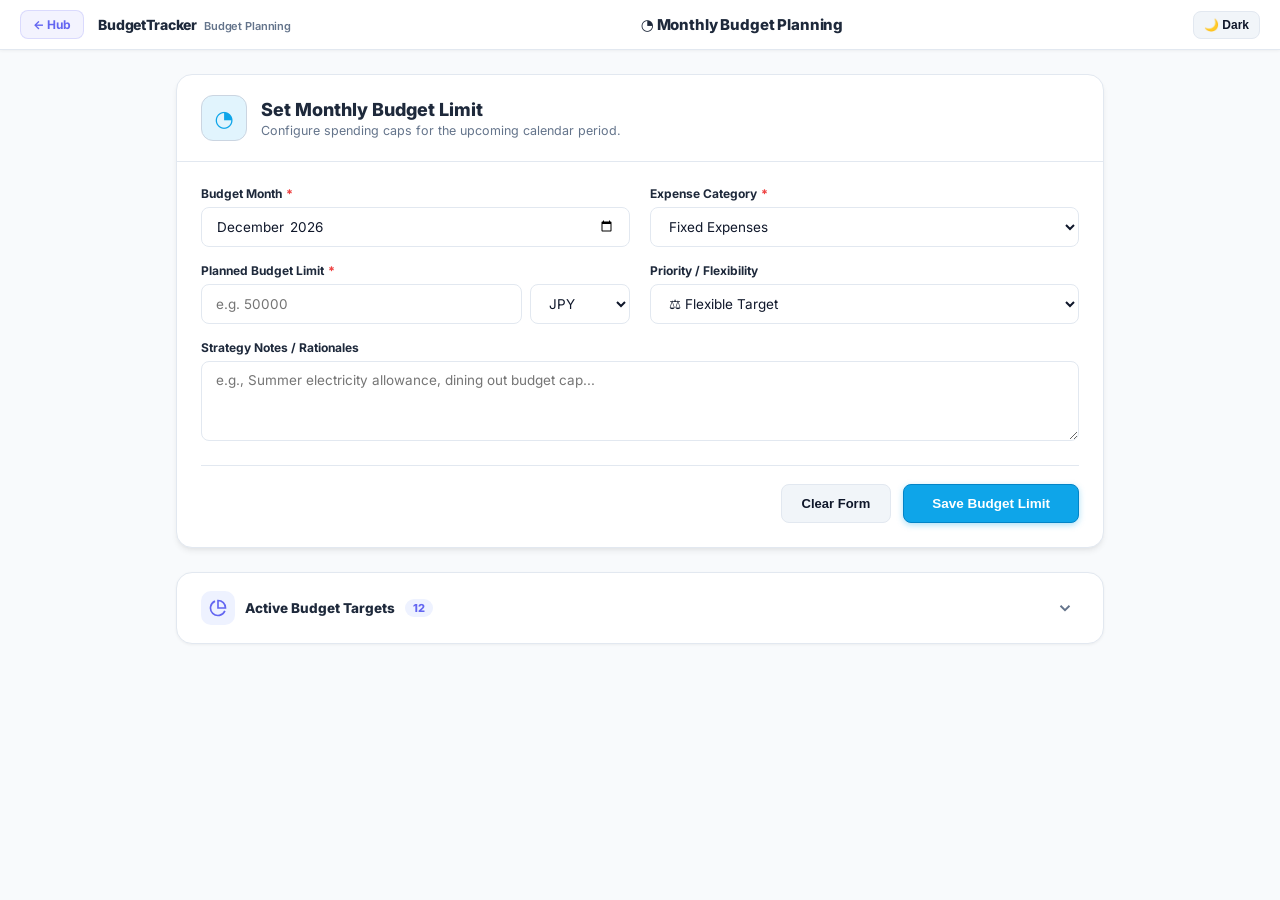
<file: budget.html>
<!DOCTYPE html>
<html lang="en" data-theme="dark">
<head>
  <meta charset="UTF-8" />
  <meta name="viewport" content="width=device-width, initial-scale=1, viewport-fit=cover" />
  <title>Budget Limits Entry — BudgetTracker</title>
  <link rel="preconnect" href="https://fonts.googleapis.com">
  <link rel="preconnect" href="https://fonts.gstatic.com" crossorigin>
  <link href="https://fonts.googleapis.com/css2?family=Inter:wght@400;500;600;700;800;900&display=swap" rel="stylesheet">
  <link rel="stylesheet" href="./css/forms.css">
</head>
<body>

  <!-- Top Executive Navigation Bar -->
  <nav class="entry-top-nav">
    <div class="nav-brand-group">
      <a class="btn-nav-hub" href="./home.html">← Hub</a>
      <div class="nav-brand-text">BudgetTracker <span>Budget Planning</span></div>
    </div>

    <!-- Center Title Group in Nav -->
    <div class="nav-center-title-group">
      <div class="nav-header-main-title">◔ Monthly Budget Planning</div>
    </div>

    <div class="nav-right-group">
      <button class="btn-theme-toggle" id="themeToggleBtn">☀️ Light</button>
    </div>
  </nav>

  <div class="entry-page-wrapper">
    <!-- Main Budget Entry Form Card -->
    <section class="entry-form-card theme-Budget">
      <div class="form-card-header">
        <div class="form-header-icon">◔</div>
        <div>
          <h2 class="form-header-title">Set Monthly Budget Limit</h2>
          <p class="form-header-sub">Configure spending caps for the upcoming calendar period.</p>
        </div>
      </div>

      <div class="form-card-body">
        <form id="budgetForm" onsubmit="submitBudget(event)">
          <input type="hidden" name="formType" value="Budgets">

          <div class="form-grid">
            <div class="field-group">
              <label class="field-label req" for="budgetMonth">Budget Month</label>
              <input type="month" id="budgetMonth" name="budgetMonth" class="form-input" required>
            </div>

            <div class="field-group">
              <label class="field-label req" for="budgetCategory">Expense Category</label>
              <select id="budgetCategory" name="budgetCategory" class="form-select" onchange="handleCategoryChange()" required></select>
            </div>

            <div class="field-group">
              <label class="field-label req" for="budgetAmount">Planned Budget Limit</label>
              <div class="amount-input-group">
                <input type="number" id="budgetAmount" name="budgetAmount" class="form-input" step="1" placeholder="e.g. 50000" required>
                <select id="budgetCurrency" name="budgetCurrency" class="form-select" required>
                  <option value="JPY" selected>JPY</option>
                  <option value="MMK">MMK</option>
                  <option value="USD">USD</option>
                </select>
              </div>
            </div>

            <div class="field-group">
              <label class="field-label" for="budgetPriority">Priority / Flexibility</label>
              <select id="budgetPriority" name="budgetPriority" class="form-select">
                <option value="Fixed">🔒 Fixed / Strict Limit</option>
                <option value="Flexible" selected>⚖️ Flexible Target</option>
                <option value="Discretionary">🎈 Discretionary Spend</option>
              </select>
            </div>

            <div class="field-group full-width">
              <label class="field-label" for="budgetNotes">Strategy Notes / Rationales</label>
              <textarea id="budgetNotes" name="budgetNotes" class="form-textarea" placeholder="e.g., Summer electricity allowance, dining out budget cap..."></textarea>
            </div>
          </div>

          <div class="form-actions-row">
            <button type="button" class="btn-form-clear" onclick="resetBudgetForm()">Clear Form</button>
            <button id="saveBtn" type="submit" class="btn-form-save">Save Budget Limit</button>
          </div>
        </form>
      </div>
    </section>

    <!-- Active Monthly Budget Limits Overview (Default Collapsed with Show/Hide Header) -->
    <section class="recent-entries-section" id="budgetEntriesSection">
      <div class="recent-section-header" onclick="toggleBudgetVisibility()" title="Click to view Active Budget Targets">
        <div class="recent-section-title-wrap">
          <div class="recent-section-icon-box">
            <svg width="18" height="18" viewBox="0 0 24 24" fill="none" stroke="currentColor" stroke-width="2.2"><path d="M21.21 15.89A10 10 0 1 1 8 2.83"/><path d="M22 12A10 10 0 0 0 12 2v10z"/></svg>
          </div>
          <h3 class="recent-section-title">Active Budget Targets</h3>
          <span class="recent-count-pill" id="budgetCountBadge">12</span>
        </div>
        <div class="recent-toggle-chevron" id="budgetChevronIcon">
          <svg width="18" height="18" viewBox="0 0 24 24" fill="none" stroke="currentColor" stroke-width="2.5"><polyline points="6 9 12 15 18 9"/></svg>
        </div>
      </div>

      <!-- Collapsible Container (Default Hidden) -->
      <div id="budgetCollapsibleContent" class="recent-cards-list">
        <!-- Month selector & Planned badge single-row toolbar -->
        <div class="budget-sub-toolbar">
          <div class="budget-month-picker-pill">
            <span class="month-picker-icon">
              <svg width="15" height="15" viewBox="0 0 24 24" fill="none" stroke="currentColor" stroke-width="2.2"><rect x="3" y="4" width="18" height="18" rx="2" ry="2"/><line x1="16" y1="2" x2="16" y2="6"/><line x1="8" y1="2" x2="8" y2="6"/><line x1="3" y1="10" x2="21" y2="10"/></svg>
            </span>
            <select id="tableMonthSelector" class="budget-month-select" onchange="onTableMonthChange(this.value)">
              <option value="2026-08" selected>Aug 2026</option>
              <option value="2026-07">Jul 2026</option>
              <option value="2026-06">Jun 2026</option>
              <option value="2026-05">May 2026</option>
              <option value="2026-04">Apr 2026</option>
              <option value="2026-03">Mar 2026</option>
              <option value="2026-02">Feb 2026</option>
              <option value="2026-01">Jan 2026</option>
              <option value="2025-12">Dec 2025</option>
            </select>
            <span class="month-picker-chevron">
              <svg width="12" height="12" viewBox="0 0 24 24" fill="none" stroke="currentColor" stroke-width="2.5"><polyline points="6 9 12 15 18 9"/></svg>
            </span>
          </div>

          <div class="budget-planned-pill">
            <span class="planned-pill-label">Planned:</span>
            <span id="totalPlannedBadge">¥292,000</span>
          </div>
        </div>

        <!-- Priority Filter Tabs (Matching Reference UI) -->
        <div class="budget-tabs-nav">
          <button type="button" class="budget-tab-btn active" data-priority="all" onclick="filterBudgetByPriority('all')">All Categories</button>
          <button type="button" class="budget-tab-btn" data-priority="Fixed" onclick="filterBudgetByPriority('Fixed')">Fixed</button>
          <button type="button" class="budget-tab-btn" data-priority="Flexible" onclick="filterBudgetByPriority('Flexible')">Flexible</button>
          <button type="button" class="budget-tab-btn" data-priority="Discretionary" onclick="filterBudgetByPriority('Discretionary')">Discretionary</button>
        </div>

        <!-- Modern Category Budget Cards Grid -->
        <div class="budget-cards-grid" id="budgetCardsGrid">
          <!-- Populated dynamically by renderAllBudgetCategories() -->
        </div>
      </div>
    </section>
  </div>

  <!-- ============================================================
       MOBILE FLOATING BOTTOM NAVIGATION (< 1024px)
       ============================================================ -->
  <nav class="mobile-bottom-nav">
    <a class="bottom-nav-item" href="./input.html" title="Transaction Data Entry">
      <svg viewBox="0 0 24 24" fill="none" stroke="currentColor" stroke-width="2" stroke-linecap="round" stroke-linejoin="round"><path d="M4 2v20l2-1 2 1 2-1 2 1 2-1 2 1 2-1 2 1V2l-2 1-2-1-2 1-2-1-2 1-2-1-2 1-2-1z"/><line x1="8" y1="7" x2="16" y2="7"/><line x1="8" y1="11" x2="16" y2="11"/><line x1="8" y1="15" x2="13" y2="15"/></svg>
      <span>Transactions</span>
    </a>
    <a class="bottom-nav-item active" href="./budget.html" title="Budget Entry">
      <svg viewBox="0 0 24 24" fill="none" stroke="currentColor" stroke-width="2"><path d="M21.21 15.89A10 10 0 1 1 8 2.83"/><path d="M22 12A10 10 0 0 0 12 2v10z"/></svg>
      <span>Budget</span>
      <span class="nav-indicator-dot"></span>
    </a>
    <a class="bottom-nav-item" href="./goal.html" title="Goal Entry">
      <svg viewBox="0 0 24 24" fill="none" stroke="currentColor" stroke-width="2"><circle cx="12" cy="12" r="10"/><circle cx="12" cy="12" r="6"/><circle cx="12" cy="12" r="2"/></svg>
      <span>Goal</span>
    </a>
    <a class="bottom-nav-item" href="./schedule.html" title="Payment Schedule Entry">
      <svg viewBox="0 0 24 24" fill="none" stroke="currentColor" stroke-width="2"><rect x="3" y="4" width="18" height="18" rx="2" ry="2"/><line x1="16" y1="2" x2="16" y2="6"/><line x1="8" y1="2" x2="8" y2="6"/><line x1="3" y1="10" x2="21" y2="10"/></svg>
      <span>Payment</span>
    </a>
    <a class="bottom-nav-item" href="./settings.html" title="Settings">
      <svg viewBox="0 0 24 24" fill="none" stroke="currentColor" stroke-width="2" stroke-linecap="round" stroke-linejoin="round"><circle cx="12" cy="12" r="3"/><path d="M19.4 15a1.65 1.65 0 0 0 .33 1.82l.06.06a2 2 0 0 1 0 2.83 2 2 0 0 1-2.83 0l-.06-.06a1.65 1.65 0 0 0-1.82-.33 1.65 1.65 0 0 0-1 1.51V21a2 2 0 0 1-2 2 2 2 0 0 1-2-2v-.09A1.65 1.65 0 0 0 9 19.4a1.65 1.65 0 0 0-1.82.33l-.06.06a2 2 0 0 1-2.83 0 2 2 0 0 1 0-2.83l.06-.06a1.65 1.65 0 0 0 .33-1.82 1.65 1.65 0 0 0-1.51-1H3a2 2 0 0 1-2-2 2 2 0 0 1 2-2h.09A1.65 1.65 0 0 0 4.6 9a1.65 1.65 0 0 0-.33-1.82l-.06-.06a2 2 0 0 1 0-2.83 2 2 0 0 1 2.83 0l.06.06a1.65 1.65 0 0 0 1.82.33H9a1.65 1.65 0 0 0 1-1.51V3a2 2 0 0 1 2-2 2 2 0 0 1 2 2v.09a1.65 1.65 0 0 0 1 1.51 1.65 1.65 0 0 0 1.82-.33l.06-.06a2 2 0 0 1 2.83 0 2 2 0 0 1 0 2.83l-.06.06a1.65 1.65 0 0 0-.33 1.82V9a1.65 1.65 0 0 0 1.51 1H21a2 2 0 0 1 2 2 2 2 0 0 1-2 2h-.09a1.65 1.65 0 0 0-1.51 1z"/></svg>
      <span>Setting</span>
    </a>
  </nav>

  <div id="toast" class="toast"></div>

  <script src="./js/dashboard-data.js"></script>
  <script src="./js/calculations.js"></script>
  <script src="./js/common-forms.js"></script>
  <script>
    const CATEGORY_CONFIG = {
      Fixed_Expenses: { name: 'Fixed Expenses', icon: '🏠', priority: 'Fixed', defaultBudget: 0, defaultSpent: 0 },
      Bills_Utilities: { name: 'Bills Utilities', icon: '⚡', priority: 'Fixed', defaultBudget: 0, defaultSpent: 0 },
      Taxes_Insurance: { name: 'Taxes Insurance', icon: '📑', priority: 'Fixed', defaultBudget: 0, defaultSpent: 0 },
      Food_Expenses: { name: 'Food Expenses', icon: '🥗', priority: 'Flexible', defaultBudget: 0, defaultSpent: 0 },
      Living_Expenses: { name: 'Living Expenses', icon: '🛋️', priority: 'Flexible', defaultBudget: 0, defaultSpent: 0 },
      Entertainment: { name: 'Entertainment', icon: '🎮', priority: 'Flexible', defaultBudget: 0, defaultSpent: 0 },
      Fashion_Expenses: { name: 'Fashion Expenses', icon: '👕', priority: 'Flexible', defaultBudget: 0, defaultSpent: 0 },
      Work_Expenses: { name: 'Work Expenses', icon: '💼', priority: 'Flexible', defaultBudget: 0, defaultSpent: 0 },
      Education_Expenses: { name: 'Education Expenses', icon: '🎓', priority: 'Discretionary', defaultBudget: 0, defaultSpent: 0 },
      Healthcare_Expenses: { name: 'Healthcare Expenses', icon: '💖', priority: 'Discretionary', defaultBudget: 0, defaultSpent: 0 },
      Family_Support: { name: 'Family Support', icon: '👨‍👩‍👧‍👦', priority: 'Flexible', defaultBudget: 0, defaultSpent: 0 },
      Transportation_Expenses: { name: 'Transportation Expenses', icon: '🚆', priority: 'Flexible', defaultBudget: 0, defaultSpent: 0 }
    };

    const BUDGET_CATEGORIES = Object.keys(CATEGORY_CONFIG);

    let currentPriorityFilter = 'all';

    document.addEventListener('DOMContentLoaded', () => {
      const monthInput = document.getElementById('budgetMonth');
      if (monthInput) {
        monthInput.value = currentMonthISO();
        monthInput.addEventListener('change', (e) => {
          const monthSelector = document.getElementById('tableMonthSelector');
          if (monthSelector) monthSelector.value = e.target.value;
          renderAllBudgetCategories();
        });
      }

      const categorySelect = document.getElementById('budgetCategory');
      if (categorySelect) {
        categorySelect.innerHTML = optionList(BUDGET_CATEGORIES, 'Select Category');
        if (BUDGET_CATEGORIES.length > 0) {
          categorySelect.value = BUDGET_CATEGORIES[0];
          handleCategoryChange();
        }
      }

      renderAllBudgetCategories();
    });

    function onTableMonthChange(val) {
      const monthInput = document.getElementById('budgetMonth');
      if (monthInput) monthInput.value = val;
      renderAllBudgetCategories();
    }

    function handleCategoryChange() {
      const category = document.getElementById('budgetCategory').value;
      const amountInput = document.getElementById('budgetAmount');
      if (CATEGORY_CONFIG[category] && CATEGORY_CONFIG[category].defaultBudget > 0) {
        amountInput.placeholder = `e.g. ${CATEGORY_CONFIG[category].defaultBudget}`;
      } else {
        amountInput.placeholder = 'e.g. 50000';
      }
    }

    function filterBudgetByPriority(priority) {
      currentPriorityFilter = priority;
      document.querySelectorAll('.budget-tab-btn').forEach(btn => {
        btn.classList.toggle('active', btn.dataset.priority === priority);
      });
      renderAllBudgetCategories();
    }

    async function renderAllBudgetCategories() {
      const container = document.getElementById('budgetCardsGrid');
      if (!container) return;
      
      const month = document.getElementById('tableMonthSelector')?.value || document.getElementById('budgetMonth')?.value || currentMonthISO();

      let liveData = null;
      try {
        if (window.BudgetTrackerData) {
          liveData = await window.BudgetTrackerData.getDashboardData();
        }
      } catch (e) {
        console.warn("Live fetch error", e);
      }

      const calc = window.BudgetTrackerCalc;
      let actualMap = {};
      if (liveData && liveData.transactions && calc) {
        const budgetRes = calc.computeBudgets(liveData.transactions, liveData.budgets, 'JPY', month);
        (budgetRes.budgets || []).forEach(b => {
          actualMap[b.categoryKey] = { actual: b.actual, limit: b.budget, progress: b.progress, status: b.status };
        });
      }

      let totalPlanned = 0;
      let totalSpent = 0;
      let visibleCardsHtml = '';

      Object.entries(CATEGORY_CONFIG).forEach(([catKey, config]) => {
        // Calculate limit & actual
        const actInfo = actualMap[catKey];
        const limit = (actInfo && actInfo.limit !== undefined && actInfo.limit !== null) ? actInfo.limit : config.defaultBudget;
        const spent = (actInfo && actInfo.actual !== undefined && actInfo.actual !== null) ? actInfo.actual : config.defaultSpent;
        const priority = config.priority;

        totalPlanned += (limit || 0);
        totalSpent += (spent || 0);

        // Filter check
        if (currentPriorityFilter !== 'all' && priority !== currentPriorityFilter) {
          return;
        }

        const isBudgeted = limit > 0;
        const isOver = isBudgeted && spent > limit;
        const progressPct = isBudgeted ? Math.round((spent / limit) * 100) : 0;
        const remaining = isBudgeted ? (limit - spent) : 0;

        let subHtml = '';
        let pctHtml = '';
        let remainingHtml = '';
        let progressHtml = '';

        if (isBudgeted) {
          subHtml = `<span>¥${limit.toLocaleString()} budget</span><span class="budget-card-bullet">•</span><span>¥${spent.toLocaleString()} spent</span>`;
          
          if (isOver) {
            pctHtml = `<span class="budget-card-pct over">${progressPct}%</span>`;
            remainingHtml = `<span class="budget-card-remaining over">¥${Math.abs(remaining).toLocaleString()} over</span>`;
            progressHtml = `
              <div class="budget-progress-track">
                <div class="budget-progress-fill over" style="width: 100%;"></div>
              </div>
            `;
          } else {
            pctHtml = `<span class="budget-card-pct ${progressPct === 0 ? 'empty' : ''}">${progressPct}%</span>`;
            remainingHtml = `<span class="budget-card-remaining left">¥${remaining.toLocaleString()} left</span>`;
            progressHtml = `
              <div class="budget-progress-track">
                <div class="budget-progress-fill normal" style="width: ${Math.min(100, progressPct)}%;"></div>
              </div>
            `;
          }
        } else {
          subHtml = `<span>Not Budgeted</span>`;
          pctHtml = `<span class="budget-card-pct empty">-</span>`;
          remainingHtml = `<span class="budget-card-remaining empty">Not Budgeted</span>`;
          progressHtml = '';
        }

        visibleCardsHtml += `
          <div class="budget-card-item" onclick="editBudgetCategory(event, '${catKey}', ${limit || 0}, '${priority}')" title="Click to edit budget for ${config.name}">
            <div class="budget-card-icon-wrap">
              ${config.icon}
            </div>
            <div class="budget-card-content">
              <div class="budget-card-header-row">
                <span class="budget-card-title">${config.name}</span>
                <span class="budget-priority-pill ${priority.toLowerCase()}">${priority}</span>
              </div>
              <div class="budget-card-sub">
                ${subHtml}
              </div>
              ${progressHtml}
            </div>
            <div class="budget-card-stats">
              ${pctHtml}
              ${remainingHtml}
            </div>
            <div class="recent-menu-anchor" onclick="event.stopPropagation()">
              <button type="button" class="btn-item-more" onclick="toggleBudgetCategoryMenu(event, '${catKey}')" title="Target Actions">
                <svg width="18" height="18" viewBox="0 0 24 24" fill="currentColor">
                  <circle cx="12" cy="5" r="2.2"/>
                  <circle cx="12" cy="12" r="2.2"/>
                  <circle cx="12" cy="19" r="2.2"/>
                </svg>
              </button>
              <div class="mobile-action-menu" id="budgetMenu-${catKey}">
                <button type="button" class="action-menu-item" onclick="editBudgetCategory(event, '${catKey}', ${limit || 0}, '${priority}')">
                  <svg width="15" height="15" viewBox="0 0 24 24" fill="none" stroke="currentColor" stroke-width="2"><path d="M11 4H4a2 2 0 0 0-2 2v14a2 2 0 0 0 2 2h14a2 2 0 0 0 2-2v-7"/><path d="M18.5 2.5a2.121 2.121 0 0 1 3 3L12 15l-4 1 1-4 9.5-9.5z"/></svg>
                  <span>Edit Target</span>
                </button>
                <div class="action-menu-divider"></div>
                <button type="button" class="action-menu-item text-danger" onclick="deleteBudgetCategory(event, '${catKey}')">
                  <svg width="15" height="15" viewBox="0 0 24 24" fill="none" stroke="currentColor" stroke-width="2"><polyline points="3 6 5 6 21 6"/><path d="M19 6v14a2 2 0 0 1-2 2H7a2 2 0 0 1-2-2V6m3 0V4a2 2 0 0 1 2-2h4a2 2 0 0 1 2 2v2"/></svg>
                  <span>Delete Target</span>
                </button>
              </div>
            </div>
          </div>
        `;
      });

      if (!visibleCardsHtml) {
        visibleCardsHtml = `
          <div style="text-align:center; padding:32px 16px; color:var(--text-muted); font-size:13px; background:var(--bg-card); border-radius:14px; border:1px dashed var(--border-card);">
            No categories found under "${currentPriorityFilter}".
          </div>
        `;
      }

      container.innerHTML = visibleCardsHtml;

      const countBadge = document.getElementById('budgetCountBadge');
      if (countBadge) {
        countBadge.textContent = Object.keys(CATEGORY_CONFIG).length;
      }

      const totalBadge = document.getElementById('totalPlannedBadge');
      if (totalBadge) {
        totalBadge.textContent = `¥${totalPlanned.toLocaleString()}`;
      }
    }

    // Toggle Hide/Show Active Budget Targets (Default Collapsed)
    let isBudgetOpen = false;
    function toggleBudgetVisibility() {
      isBudgetOpen = !isBudgetOpen;
      const listEl = document.getElementById('budgetCollapsibleContent');
      const chevronEl = document.getElementById('budgetChevronIcon');

      if (listEl) {
        listEl.classList.toggle('open', isBudgetOpen);
      }
      if (chevronEl) {
        chevronEl.classList.toggle('open', isBudgetOpen);
      }

      if (isBudgetOpen) {
        renderAllBudgetCategories();
      }
    }

    // 3-Dots Action Menu Handling
    let activeBudgetMenu = null;

    function toggleBudgetCategoryMenu(event, catKey) {
      if (event) event.stopPropagation();
      const menu = document.getElementById(`budgetMenu-${catKey}`);
      if (!menu) return;

      const card = menu.closest('.budget-card-item');
      const wasOpen = menu.classList.contains('open');
      closeAllBudgetMenus();

      if (!wasOpen) {
        menu.classList.add('open');
        if (card) card.classList.add('menu-active');
        activeBudgetMenu = menu;
      }
    }

    function closeAllBudgetMenus() {
      document.querySelectorAll('.mobile-action-menu.open').forEach(m => m.classList.remove('open'));
      document.querySelectorAll('.budget-card-item.menu-active').forEach(c => c.classList.remove('menu-active'));
      activeBudgetMenu = null;
    }

    document.addEventListener('click', (e) => {
      if (activeBudgetMenu && !activeBudgetMenu.contains(e.target)) {
        closeAllBudgetMenus();
      }
    });

    function editBudgetCategory(event, catKey, currentLimit, priority) {
      if (event) event.stopPropagation();
      closeAllBudgetMenus();

      const catSelect = document.getElementById('budgetCategory');
      if (catSelect) {
        catSelect.value = catKey;
        handleCategoryChange();
      }
      const amtInput = document.getElementById('budgetAmount');
      if (amtInput) {
        amtInput.value = currentLimit > 0 ? currentLimit : '';
      }
      const prioritySelect = document.getElementById('budgetPriority');
      if (prioritySelect && priority) {
        prioritySelect.value = priority;
      }

      // Update button text to "Update Budget Limit"
      const saveBtn = document.getElementById('saveBtn');
      if (saveBtn) {
        saveBtn.textContent = 'Update Budget Limit';
      }

      document.getElementById('budgetForm').scrollIntoView({ behavior: 'smooth', block: 'center' });
      if (amtInput) setTimeout(() => amtInput.focus(), 250);
      showToast(`Editing ${CATEGORY_CONFIG[catKey]?.name || catKey.replace(/_/g, ' ')}`);
    }

    function deleteBudgetCategory(event, catKey) {
      if (event) event.stopPropagation();
      closeAllBudgetMenus();

      const catName = CATEGORY_CONFIG[catKey]?.name || catKey.replace(/_/g, ' ');
      if (!confirm(`Are you sure you want to reset the budget limit for "${catName}"?`)) {
        return;
      }

      if (CATEGORY_CONFIG[catKey]) {
        CATEGORY_CONFIG[catKey].defaultBudget = 0;
      }

      const currentEditingCat = document.getElementById('budgetCategory')?.value;
      if (currentEditingCat === catKey) {
        resetBudgetForm();
      }

      renderAllBudgetCategories();
      showToast(`Removed budget target for ${catName}`);

      // Sync removal to Google Apps Script backend
      const month = document.getElementById('tableMonthSelector')?.value || document.getElementById('budgetMonth')?.value || currentMonthISO();
      fetch(APPS_SCRIPT_WEB_APP_URL, {
        method: 'POST',
        headers: { 'Content-Type': 'text/plain;charset=utf-8' },
        body: JSON.stringify({
          budgetMonth: month,
          budgetCategory: catKey,
          budgetAmount: 0,
          budgetPriority: CATEGORY_CONFIG[catKey]?.priority || 'Flexible',
          budgetNotes: 'Deleted'
        }),
        redirect: 'follow'
      }).catch(e => console.warn('Sync delete error', e));
    }

    function resetBudgetForm() {
      document.getElementById('budgetForm').reset();
      const saveBtn = document.getElementById('saveBtn');
      if (saveBtn) {
        saveBtn.textContent = 'Save Budget Limit';
        saveBtn.disabled = false;
      }
      handleCategoryChange();
    }

    function submitBudget(event) {
      event.preventDefault();
      const form = document.getElementById('budgetForm');
      const formData = new FormData(form);
      const data = Object.fromEntries(formData.entries());

      const btn = document.getElementById('saveBtn');
      const isUpdating = btn.textContent.includes('Update');
      btn.disabled = true;
      btn.textContent = isUpdating ? 'Updating Budget...' : 'Saving Budget...';

      saveLocalRecent('budgets', data);

      if (CATEGORY_CONFIG[data.budgetCategory]) {
        CATEGORY_CONFIG[data.budgetCategory].defaultBudget = Number(data.budgetAmount) || 0;
        if (data.budgetPriority) CATEGORY_CONFIG[data.budgetCategory].priority = data.budgetPriority;
      }

      renderAllBudgetCategories();

      fetch(APPS_SCRIPT_WEB_APP_URL, {
        method: 'POST',
        headers: { 'Content-Type': 'text/plain;charset=utf-8' },
        body: JSON.stringify(data),
        redirect: 'follow'
      })
      .then(res => res.json())
      .then(res => {
        btn.disabled = false;
        btn.textContent = 'Save Budget Limit';
        showToast(isUpdating ? 'Budget limit updated successfully!' : 'Budget limit saved successfully!');
        resetBudgetForm();
        renderAllBudgetCategories();
      })
      .catch(err => {
        btn.disabled = false;
        btn.textContent = 'Save Budget Limit';
        showToast('Budget saved locally & queued for sync!');
      });
    }
  </script>
</body>
</html>
</file>
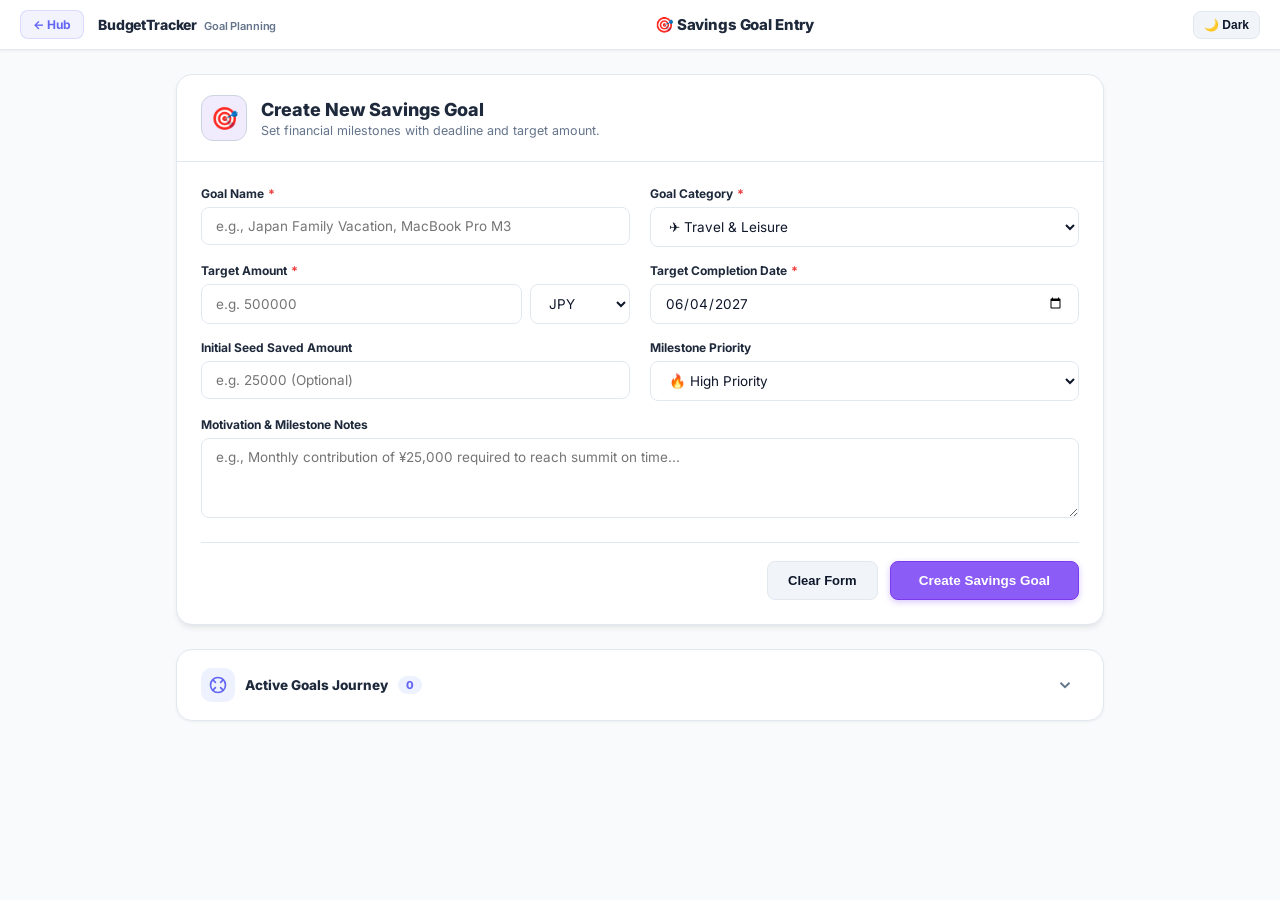
<file: goal.html>
<!DOCTYPE html>
<html lang="en" data-theme="dark">
<head>
  <meta charset="UTF-8" />
  <meta name="viewport" content="width=device-width, initial-scale=1, viewport-fit=cover" />
  <title>Savings Goal Entry — BudgetTracker</title>
  <link rel="preconnect" href="https://fonts.googleapis.com">
  <link rel="preconnect" href="https://fonts.gstatic.com" crossorigin>
  <link href="https://fonts.googleapis.com/css2?family=Inter:wght@400;500;600;700;800;900&display=swap" rel="stylesheet">
  <link rel="stylesheet" href="./css/forms.css">
</head>
<body>

  <!-- Top Executive Navigation Bar -->
  <nav class="entry-top-nav">
    <div class="nav-brand-group">
      <a class="btn-nav-hub" href="./home.html">← Hub</a>
      <div class="nav-brand-text">BudgetTracker <span>Goal Planning</span></div>
    </div>

    <!-- Center Title Group in Nav -->
    <div class="nav-center-title-group">
      <div class="nav-header-main-title">🎯 Savings Goal Entry</div>
    </div>

    <div class="nav-right-group">
      <button class="btn-theme-toggle" id="themeToggleBtn">☀️ Light</button>
    </div>
  </nav>

  <div class="entry-page-wrapper">
    <!-- Main Goal Entry Form Card -->
    <section class="entry-form-card theme-Goal">
      <div class="form-card-header">
        <div class="form-header-icon">🎯</div>
        <div>
          <h2 class="form-header-title">Create New Savings Goal</h2>
          <p class="form-header-sub">Set financial milestones with deadline and target amount.</p>
        </div>
      </div>

      <div class="form-card-body">
        <form id="goalForm" onsubmit="submitGoal(event)">
          <input type="hidden" name="formType" value="Savings_Goals">

          <div class="form-grid">
            <div class="field-group">
              <label class="field-label req" for="goalName">Goal Name</label>
              <input type="text" id="goalName" name="goalName" class="form-input" placeholder="e.g., Japan Family Vacation, MacBook Pro M3" required>
            </div>

            <div class="field-group">
              <label class="field-label req" for="goalCategory">Goal Category</label>
              <select id="goalCategory" name="goalCategory" class="form-select" required>
                <option value="Emergency Fund">🛡️ Emergency Fund</option>
                <option value="Travel & Leisure" selected>✈️ Travel & Leisure</option>
                <option value="Electronics & Work">💻 Electronics & Hardware</option>
                <option value="Education Fund">🎓 Kids Education</option>
                <option value="House & Land">🏡 House & Real Estate</option>
                <option value="Investments">📈 Stocks & NISA</option>
              </select>
            </div>

            <div class="field-group">
              <label class="field-label req" for="goalTarget">Target Amount</label>
              <div class="amount-input-group">
                <input type="number" id="goalTarget" name="goalTarget" class="form-input" step="1" placeholder="e.g. 500000" required>
                <select id="goalCurrency" name="goalCurrency" class="form-select" required>
                  <option value="JPY" selected>JPY</option>
                  <option value="MMK">MMK</option>
                  <option value="USD">USD</option>
                </select>
              </div>
            </div>

            <div class="field-group">
              <label class="field-label req" for="goalDate">Target Completion Date</label>
              <input type="date" id="goalDate" name="goalDate" class="form-input" required>
            </div>

            <div class="field-group">
              <label class="field-label" for="initialDeposit">Initial Seed Saved Amount</label>
              <input type="number" id="initialDeposit" name="initialDeposit" class="form-input" step="1" placeholder="e.g. 25000 (Optional)">
            </div>

            <div class="field-group">
              <label class="field-label" for="goalPriority">Milestone Priority</label>
              <select id="goalPriority" name="goalPriority" class="form-select">
                <option value="High" selected>🔥 High Priority</option>
                <option value="Medium">⚡ Medium Priority</option>
                <option value="Low">🌱 Long-term / Low</option>
              </select>
            </div>

            <div class="field-group full-width">
              <label class="field-label" for="goalNotes">Motivation & Milestone Notes</label>
              <textarea id="goalNotes" name="goalNotes" class="form-textarea" placeholder="e.g., Monthly contribution of ¥25,000 required to reach summit on time..."></textarea>
            </div>
          </div>

          <div class="form-actions-row">
            <button type="button" class="btn-form-clear" onclick="resetGoalForm()">Clear Form</button>
            <button id="saveBtn" type="submit" class="btn-form-save">Create Savings Goal</button>
          </div>
        </form>
      </div>
    </section>

    <!-- Active Savings Goals Journey Section (Default Collapsed with Show/Hide Header) -->
    <section class="recent-entries-section" id="goalEntriesSection">
      <div class="recent-section-header" onclick="toggleGoalVisibility()" title="Click to view Active Savings Goals">
        <div class="recent-section-title-wrap">
          <div class="recent-section-icon-box">
            <svg width="18" height="18" viewBox="0 0 24 24" fill="none" stroke="currentColor" stroke-width="2.2"><circle cx="12" cy="12" r="10"/><path d="m4.93 4.93 4.24 4.24"/><path d="m14.83 9.17 4.24-4.24"/><path d="m14.83 14.83 4.24 4.24"/><path d="m9.17 14.83-4.24 4.24"/></svg>
          </div>
          <h3 class="recent-section-title">Active Goals Journey</h3>
          <span class="recent-count-pill" id="goalCountBadge">5</span>
        </div>
        <div class="recent-toggle-chevron" id="goalChevronIcon">
          <svg width="18" height="18" viewBox="0 0 24 24" fill="none" stroke="currentColor" stroke-width="2.5"><polyline points="6 9 12 15 18 9"/></svg>
        </div>
      </div>

      <!-- Collapsible Container (Default Hidden) -->
      <div id="goalCollapsibleContent" class="recent-cards-list">
        <!-- Goal Filter Tabs (All Goals, On Track, At Risk, Behind) -->
        <div class="goal-tabs-nav">
          <button type="button" class="goal-tab-btn active" data-filter="all" onclick="filterGoalStatus('all')">All Goals</button>
          <button type="button" class="goal-tab-btn" data-filter="On Track" onclick="filterGoalStatus('On Track')">On Track</button>
          <button type="button" class="goal-tab-btn" data-filter="At Risk" onclick="filterGoalStatus('At Risk')">At Risk</button>
          <button type="button" class="goal-tab-btn" data-filter="Behind" onclick="filterGoalStatus('Behind')">Behind</button>
        </div>

        <!-- Modern Goal Cards List Grid -->
        <div class="goal-cards-grid" id="goalCardsGrid">
          <!-- Populated dynamically -->
        </div>
      </div>
    </section>
  </div>

  <!-- ============================================================
       MOBILE FLOATING BOTTOM NAVIGATION (< 1024px)
       ============================================================ -->
  <nav class="mobile-bottom-nav">
    <a class="bottom-nav-item" href="./input.html" title="Transaction Data Entry">
      <svg viewBox="0 0 24 24" fill="none" stroke="currentColor" stroke-width="2" stroke-linecap="round" stroke-linejoin="round"><path d="M4 2v20l2-1 2 1 2-1 2 1 2-1 2 1 2-1 2 1 2-1 2 1V2l-2 1-2-1-2 1-2-1-2 1-2-1-2 1-2-1z"/><line x1="8" y1="7" x2="16" y2="7"/><line x1="8" y1="11" x2="16" y2="11"/><line x1="8" y1="15" x2="13" y2="15"/></svg>
      <span>Transactions</span>
    </a>
    <a class="bottom-nav-item" href="./budget.html" title="Budget Entry">
      <svg viewBox="0 0 24 24" fill="none" stroke="currentColor" stroke-width="2"><path d="M21.21 15.89A10 10 0 1 1 8 2.83"/><path d="M22 12A10 10 0 0 0 12 2v10z"/></svg>
      <span>Budget</span>
    </a>
    <a class="bottom-nav-item active" href="./goal.html" title="Goal Entry">
      <svg viewBox="0 0 24 24" fill="none" stroke="currentColor" stroke-width="2"><circle cx="12" cy="12" r="10"/><circle cx="12" cy="12" r="6"/><circle cx="12" cy="12" r="2"/></svg>
      <span>Goal</span>
      <span class="nav-indicator-dot"></span>
    </a>
    <a class="bottom-nav-item" href="./schedule.html" title="Payment Schedule Entry">
      <svg viewBox="0 0 24 24" fill="none" stroke="currentColor" stroke-width="2"><rect x="3" y="4" width="18" height="18" rx="2" ry="2"/><line x1="16" y1="2" x2="16" y2="6"/><line x1="8" y1="2" x2="8" y2="6"/><line x1="3" y1="10" x2="21" y2="10"/></svg>
      <span>Payment</span>
    </a>
    <a class="bottom-nav-item" href="./settings.html" title="Settings">
      <svg viewBox="0 0 24 24" fill="none" stroke="currentColor" stroke-width="2" stroke-linecap="round" stroke-linejoin="round"><circle cx="12" cy="12" r="3"/><path d="M19.4 15a1.65 1.65 0 0 0 .33 1.82l.06.06a2 2 0 0 1 0 2.83 2 2 0 0 1-2.83 0l-.06-.06a1.65 1.65 0 0 0-1.82-.33 1.65 1.65 0 0 0-1 1.51V21a2 2 0 0 1-2 2 2 2 0 0 1-2-2v-.09A1.65 1.65 0 0 0 9 19.4a1.65 1.65 0 0 0-1.82.33l-.06.06a2 2 0 0 1-2.83 0 2 2 0 0 1 0-2.83l.06-.06a1.65 1.65 0 0 0 .33-1.82 1.65 1.65 0 0 0-1.51-1H3a2 2 0 0 1-2-2 2 2 0 0 1 2-2h.09A1.65 1.65 0 0 0 4.6 9a1.65 1.65 0 0 0-.33-1.82l-.06-.06a2 2 0 0 1 0-2.83 2 2 0 0 1 2.83 0l.06.06a1.65 1.65 0 0 0 1.82.33H9a1.65 1.65 0 0 0 1-1.51V3a2 2 0 0 1 2-2 2 2 0 0 1 2 2v.09a1.65 1.65 0 0 0 1 1.51 1.65 1.65 0 0 0 1.82-.33l.06-.06a2 2 0 0 1 2.83 0 2 2 0 0 1 0 2.83l-.06.06a1.65 1.65 0 0 0-.33 1.82V9a1.65 1.65 0 0 0 1.51 1H21a2 2 0 0 1 2 2 2 2 0 0 1-2 2h-.09a1.65 1.65 0 0 0-1.51 1z"/></svg>
      <span>Setting</span>
    </a>
  </nav>

  <div id="toast" class="toast"></div>

  <script src="./js/common-forms.js"></script>
  <script>
    const GOAL_CATEGORY_ICONS = {
      'Emergency Fund': '🛡️',
      'Marry Fund': '💍',
      'Wedding Fund': '💒',
      'Business Fund': '💼',
      'Travel & Leisure': '✈️',
      'Electronics & Work': '💻',
      'Education Fund': '🎓',
      'House & Land': '🏠',
      'Investments': '📈',
      'Healthcare': '🏥',
      'Personal / Life': '🌟',
      'General': '🎯'
    };

    const GOOGLE_SPREADSHEET_ID = '1OOrFs6uFBTt2nHW5lxTzqng0vMqWsCt_AyZ3ELare9s';

    let savingsGoals = [];

    let currentGoalFilter = 'all';
    let editingGoalId = null;

    document.addEventListener('DOMContentLoaded', () => {
      // Default deadline: 6 months from today
      const d = new Date();
      d.setMonth(d.getMonth() + 6);
      const pad = n => String(n).padStart(2, '0');
      document.getElementById('goalDate').value = d.getFullYear() + '-' + pad(d.getMonth() + 1) + '-' + pad(d.getDate());

      renderGoalsList();

      // Fetch live data directly from Google Sheets Savings_Goals tab
      loadLiveGoalsFromGoogleSheet();
    });

    async function loadLiveGoalsFromGoogleSheet() {
      try {
        const url = `https://docs.google.com/spreadsheets/d/${GOOGLE_SPREADSHEET_ID}/gviz/tq?tqx=out:csv&sheet=Savings_Goals&t=${Date.now()}`;
        const res = await fetch(url);
        if (!res.ok) return;
        const csvText = await res.text();
        const lines = csvText.trim().split(/\r?\n/);
        if (lines.length <= 1) return;

        const parseRow = (line) => {
          const row = [];
          let inQuotes = false;
          let curr = '';
          for (let i = 0; i < line.length; i++) {
            const c = line[i];
            if (c === '"') {
              if (inQuotes && line[i+1] === '"') { curr += '"'; i++; }
              else inQuotes = !inQuotes;
            } else if (c === ',' && !inQuotes) {
              row.push(curr.trim());
              curr = '';
            } else {
              curr += c;
            }
          }
          row.push(curr.trim());
          return row;
        };

        const headers = parseRow(lines[0]).map(h => h.replace(/^"|"$/g, '').trim());
        const rows = lines.slice(1).map(line => {
          const cols = parseRow(line);
          const obj = {};
          headers.forEach((h, i) => {
            obj[h] = (cols[i] || '').replace(/^"|"$/g, '').trim();
          });
          return obj;
        });

        if (rows && rows.length > 0) {
          const fetchedGoals = rows.map((g, idx) => {
            const goalName = g['Goal'] || g['goal'] || g['Goal Name'] || '';
            const targetAmt = parseFloat(g['Target'] || g['target'] || 0) || 0;
            const currentAmt = parseFloat(g['Current'] || g['current'] || 0) || 0;
            const currency = g['Currency'] || g['currency'] || 'JPY';
            const targetDate = g['Target Date'] || g['targetDate'] || g['Date'] || '2027-12-31';
            const pct = targetAmt > 0 ? (currentAmt / targetAmt) * 100 : 0;
            const status = pct >= 60 ? 'On Track' : (pct >= 25 ? 'At Risk' : 'Behind');

            return {
              id: 'goal_' + (idx + 1),
              name: goalName,
              category: g['Category'] || (goalName.includes('Business') ? 'Investments' : (goalName.includes('Emergency') ? 'Emergency Fund' : 'Personal / Life')),
              displayCategory: (g['Category'] || goalName.split(' ')[0]),
              icon: GOAL_CATEGORY_ICONS[goalName] || GOAL_CATEGORY_ICONS[g['Category']] || '🎯',
              saved: currentAmt,
              target: targetAmt,
              currency: currency,
              date: targetDate,
              priority: 'High',
              status: status,
              notes: ''
            };
          }).filter(g => g.name);

          if (fetchedGoals.length > 0) {
            savingsGoals = fetchedGoals;
            renderGoalsList();
            const badge = document.getElementById('goalCountBadge');
            if (badge) badge.textContent = savingsGoals.length;
          }
        }
      } catch (e) {
        console.warn('Live Savings_Goals fetch notice:', e);
      }
    }

    // Toggle Collapsible Section
    let isGoalOpen = false;
    function toggleGoalVisibility() {
      isGoalOpen = !isGoalOpen;
      const listEl = document.getElementById('goalCollapsibleContent');
      const chevronEl = document.getElementById('goalChevronIcon');

      if (listEl) listEl.classList.toggle('open', isGoalOpen);
      if (chevronEl) chevronEl.classList.toggle('open', isGoalOpen);

      if (isGoalOpen) {
        renderGoalsList();
      }
    }

    function filterGoalStatus(status) {
      currentGoalFilter = status;
      document.querySelectorAll('.goal-tab-btn').forEach(btn => {
        btn.classList.toggle('active', btn.dataset.filter === status);
      });
      renderGoalsList();
    }

    function renderGoalsList() {
      const container = document.getElementById('goalCardsGrid');
      if (!container) return;

      const badge = document.getElementById('goalCountBadge');
      if (badge) badge.textContent = savingsGoals.length;

      const filtered = savingsGoals.filter(goal => {
        if (currentGoalFilter === 'all') return true;
        return goal.status === currentGoalFilter;
      });

      if (filtered.length === 0) {
        container.innerHTML = `
          <div style="text-align:center; padding:32px 16px; color:var(--text-muted); font-size:13px; background:var(--bg-card); border-radius:14px; border:1px dashed var(--border-card);">
            No goals found under "${currentGoalFilter}".
          </div>
        `;
        return;
      }

      container.innerHTML = filtered.map(goal => {
        const pct = Math.min(100, Math.round((goal.saved / goal.target) * 100));
        const statusClass = goal.status === 'On Track' ? 'on-track' : (goal.status === 'At Risk' ? 'at-risk' : 'behind');
        
        let fillModifier = statusClass;
        if (goal.status === 'At Risk' && pct < 40) {
          fillModifier = 'at-risk-amber';
        }

        const icon = goal.icon || GOAL_CATEGORY_ICONS[goal.category] || '🎯';
        const displayCat = goal.displayCategory || goal.category;
        const curSymbol = goal.currency === 'USD' ? '$' : (goal.currency === 'MMK' ? 'Ks ' : '¥');

        return `
          <div class="goal-card-item" onclick="editGoalItem(event, '${goal.id}')" title="Click to edit ${goal.name}">
            <div class="goal-card-icon-box">
              ${icon}
            </div>
            
            <div class="goal-card-main">
              <div class="goal-card-top">
                <span class="goal-card-title">${goal.name}</span>
                <span class="goal-status-badge ${statusClass}">${goal.status}</span>
              </div>
              
              <div class="goal-card-category">${displayCat}</div>
              
              <div class="goal-card-amount-row">
                <span class="goal-saved-amount ${statusClass}">${curSymbol}${goal.saved.toLocaleString()}</span> saved of ${curSymbol}${goal.target.toLocaleString()}
              </div>
              
              <div class="goal-progress-track">
                <div class="goal-progress-fill ${fillModifier}" style="width: ${pct}%;"></div>
              </div>
              
              <div class="goal-card-date">Target: ${goal.date}</div>
            </div>

            <div class="goal-card-right">
              <span class="goal-card-pct ${fillModifier}">${pct}%</span>
              
              <div class="recent-menu-anchor" onclick="event.stopPropagation()">
                <button type="button" class="btn-item-more" onclick="toggleGoalItemMenu(event, '${goal.id}')" title="Goal Actions">
                  <svg width="18" height="18" viewBox="0 0 24 24" fill="currentColor">
                    <circle cx="12" cy="5" r="2.2"/>
                    <circle cx="12" cy="12" r="2.2"/>
                    <circle cx="12" cy="19" r="2.2"/>
                  </svg>
                </button>
                <div class="mobile-action-menu" id="goalMenu-${goal.id}">
                  <button type="button" class="action-menu-item" onclick="editGoalItem(event, '${goal.id}')">
                    <svg width="15" height="15" viewBox="0 0 24 24" fill="none" stroke="currentColor" stroke-width="2"><path d="M11 4H4a2 2 0 0 0-2 2v14a2 2 0 0 0 2 2h14a2 2 0 0 0 2-2v-7"/><path d="M18.5 2.5a2.121 2.121 0 0 1 3 3L12 15l-4 1 1-4 9.5-9.5z"/></svg>
                    <span>Edit Goal</span>
                  </button>
                  <div class="action-menu-divider"></div>
                  <button type="button" class="action-menu-item text-danger" onclick="deleteGoalItem(event, '${goal.id}')">
                    <svg width="15" height="15" viewBox="0 0 24 24" fill="none" stroke="currentColor" stroke-width="2"><polyline points="3 6 5 6 21 6"/><path d="M19 6v14a2 2 0 0 1-2 2H7a2 2 0 0 1-2-2V6m3 0V4a2 2 0 0 1 2-2h4a2 2 0 0 1 2 2v2"/></svg>
                    <span>Delete Goal</span>
                  </button>
                </div>
              </div>
            </div>
          </div>
        `;
      }).join('');

      const countBadge = document.getElementById('goalCountBadge');
      if (countBadge) countBadge.textContent = savingsGoals.length;
    }

    // 3-Dots Menu Control
    let activeGoalMenu = null;

    function toggleGoalItemMenu(event, goalId) {
      if (event) event.stopPropagation();
      const menu = document.getElementById(`goalMenu-${goalId}`);
      if (!menu) return;

      const card = menu.closest('.goal-card-item');
      const wasOpen = menu.classList.contains('open');
      closeAllGoalMenus();

      if (!wasOpen) {
        menu.classList.add('open');
        if (card) card.classList.add('menu-active');
        activeGoalMenu = menu;
      }
    }

    function closeAllGoalMenus() {
      document.querySelectorAll('.mobile-action-menu.open').forEach(m => m.classList.remove('open'));
      document.querySelectorAll('.goal-card-item.menu-active').forEach(c => c.classList.remove('menu-active'));
      activeGoalMenu = null;
    }

    document.addEventListener('click', (e) => {
      if (activeGoalMenu && !activeGoalMenu.contains(e.target)) {
        closeAllGoalMenus();
      }
    });

    function editGoalItem(event, goalId) {
      if (event) event.stopPropagation();
      closeAllGoalMenus();

      const goal = savingsGoals.find(g => g.id === goalId);
      if (!goal) return;

      editingGoalId = goal.id;
      document.getElementById('goalName').value = goal.name;
      document.getElementById('goalCategory').value = goal.category;
      document.getElementById('goalTarget').value = goal.target;
      document.getElementById('goalCurrency').value = goal.currency || 'JPY';
      document.getElementById('goalDate').value = goal.date;
      document.getElementById('initialDeposit').value = goal.saved || '';
      document.getElementById('goalPriority').value = goal.priority || 'High';
      document.getElementById('goalNotes').value = goal.notes || '';

      const btn = document.getElementById('saveBtn');
      if (btn) btn.textContent = 'Update Savings Goal';

      document.getElementById('goalForm').scrollIntoView({ behavior: 'smooth', block: 'center' });
      setTimeout(() => document.getElementById('goalTarget').focus(), 250);
      showToast(`Editing goal: ${goal.name}`);
    }

    function deleteGoalItem(event, goalId) {
      if (event) event.stopPropagation();
      closeAllGoalMenus();

      const goalIndex = savingsGoals.findIndex(g => g.id === goalId);
      if (goalIndex === -1) return;

      const goal = savingsGoals[goalIndex];
      if (!confirm(`Are you sure you want to delete the goal "${goal.name}"?`)) {
        return;
      }

      savingsGoals.splice(goalIndex, 1);
      if (editingGoalId === goalId) {
        resetGoalForm();
      }

      renderGoalsList();
      showToast(`Deleted goal "${goal.name}"`);

      // Sync deletion
      fetch(APPS_SCRIPT_WEB_APP_URL, {
        method: 'POST',
        headers: { 'Content-Type': 'text/plain;charset=utf-8' },
        body: JSON.stringify({
          formType: 'Savings_Goals',
          goalName: goal.name,
          goalTarget: 0,
          goalNotes: 'Deleted'
        }),
        redirect: 'follow'
      }).catch(e => console.warn('Sync delete', e));
    }

    function resetGoalForm() {
      document.getElementById('goalForm').reset();
      editingGoalId = null;
      const btn = document.getElementById('saveBtn');
      if (btn) {
        btn.textContent = 'Create Savings Goal';
        btn.disabled = false;
      }
    }

    function submitGoal(event) {
      event.preventDefault();
      const form = document.getElementById('goalForm');
      const formData = new FormData(form);
      const data = Object.fromEntries(formData.entries());

      const btn = document.getElementById('saveBtn');
      const isUpdating = btn.textContent.includes('Update');
      btn.disabled = true;
      btn.textContent = isUpdating ? 'Updating Goal...' : 'Saving Goal...';

      const savedAmt = Number(data.initialDeposit) || 0;
      const targetAmt = Number(data.goalTarget) || 1;
      const pct = (savedAmt / targetAmt) * 100;
      const status = pct >= 60 ? 'On Track' : (pct >= 25 ? 'At Risk' : 'Behind');

      if (editingGoalId) {
        const goal = savingsGoals.find(g => g.id === editingGoalId);
        if (goal) {
          goal.name = data.goalName;
          goal.category = data.goalCategory;
          goal.displayCategory = data.goalCategory.split(' ')[0];
          goal.icon = GOAL_CATEGORY_ICONS[data.goalCategory] || '🎯';
          goal.saved = savedAmt;
          goal.target = targetAmt;
          goal.currency = data.goalCurrency || 'JPY';
          goal.date = data.goalDate;
          goal.priority = data.goalPriority || 'High';
          goal.status = status;
          goal.notes = data.goalNotes || '';
        }
      } else {
        const newGoal = {
          id: 'goal_' + Date.now(),
          name: data.goalName,
          category: data.goalCategory,
          displayCategory: data.goalCategory.split(' ')[0],
          icon: GOAL_CATEGORY_ICONS[data.goalCategory] || '🎯',
          saved: savedAmt,
          target: targetAmt,
          currency: data.goalCurrency || 'JPY',
          date: data.goalDate,
          priority: data.goalPriority || 'High',
          status: status,
          notes: data.goalNotes || ''
        };
        savingsGoals.unshift(newGoal);
      }

      saveLocalRecent('goals', data);
      renderGoalsList();

      fetch(APPS_SCRIPT_WEB_APP_URL, {
        method: 'POST',
        headers: { 'Content-Type': 'text/plain;charset=utf-8' },
        body: JSON.stringify(data),
        redirect: 'follow'
      })
      .then(res => res.json())
      .then(res => {
        btn.disabled = false;
        btn.textContent = 'Create Savings Goal';
        showToast(isUpdating ? 'Savings goal updated successfully!' : 'Savings goal created successfully!');
        resetGoalForm();
        renderGoalsList();
      })
      .catch(err => {
        btn.disabled = false;
        btn.textContent = 'Create Savings Goal';
        showToast('Goal saved locally & queued for sync!');
        resetGoalForm();
      });
    }
  </script>
</body>
</html>
</file>
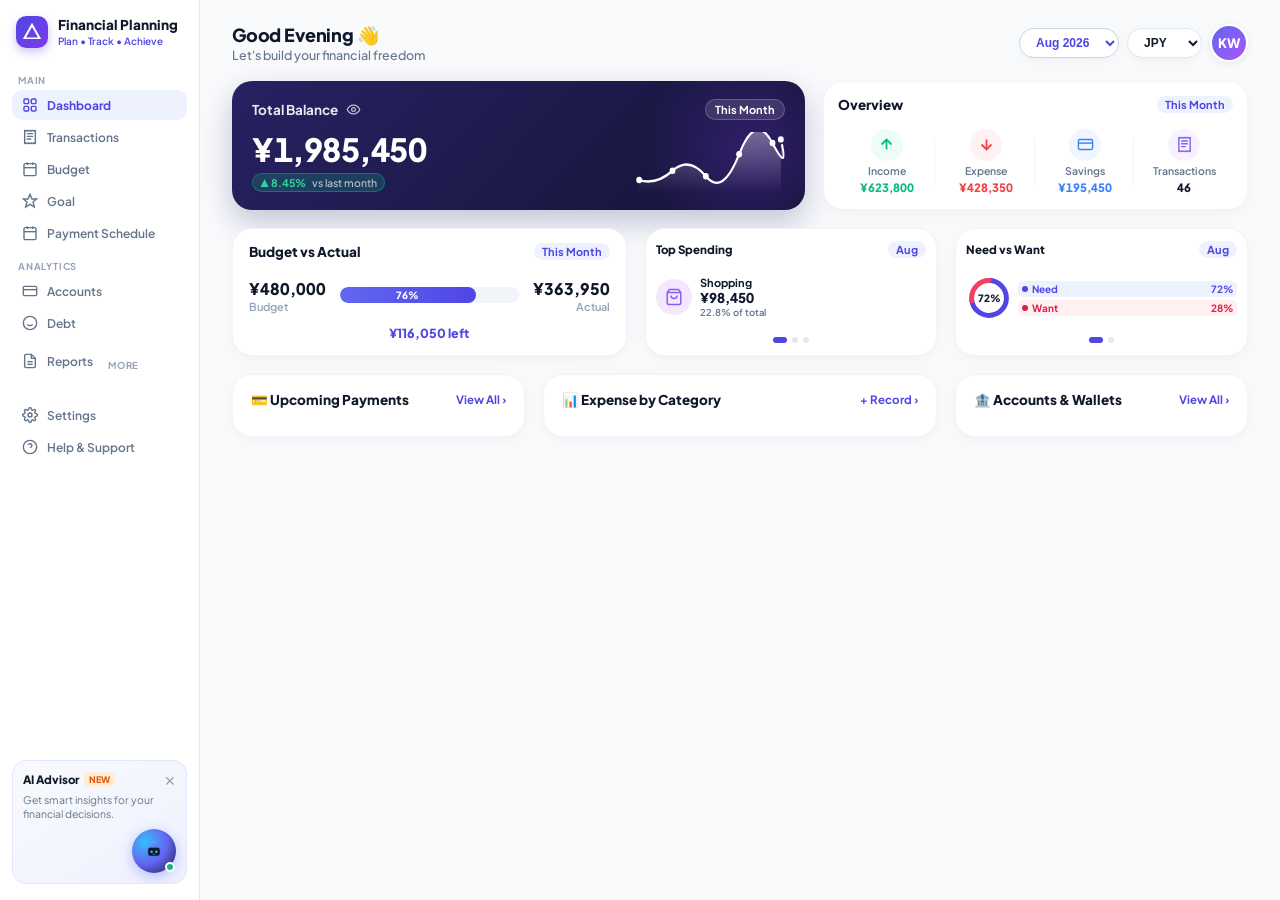
<file: home.html>
<!DOCTYPE html>
<html lang="en">
<head>
  <meta charset="UTF-8" />
  <meta name="viewport" content="width=device-width, initial-scale=1.0, viewport-fit=cover" />
  <title>Financial Planning — Family Finance Hub</title>
  
  <!-- Modern Google Fonts -->
  <link rel="preconnect" href="https://fonts.googleapis.com">
  <link rel="preconnect" href="https://fonts.gstatic.com" crossorigin>
  <link href="https://fonts.googleapis.com/css2?family=Plus+Jakarta+Sans:wght@400;500;600;700;800&family=Inter:wght@400;500;600;700;800&display=swap" rel="stylesheet">
  
  <style>
    :root {
      --bg-page: #f8fafc;
      --bg-card: #ffffff;
      --border-subtle: #f1f5f9;
      --border-card: #e2e8f0;
      
      --text-main: #0f172a;
      --text-muted: #64748b;
      --text-light: #94a3b8;
      
      --primary-indigo: #4f46e5;
      --primary-purple: #7c3aed;
      --accent-green: #10b981;
      --accent-red: #ef4444;
      --accent-blue: #3b82f6;
      --accent-orange: #f97316;
      --accent-pink: #f43f5e;
      
      --card-shadow: 0 4px 20px -2px rgba(15, 23, 42, 0.04), 0 2px 6px -1px rgba(15, 23, 42, 0.02);
      --card-radius: 20px;
      --pill-radius: 9999px;
      
      --font-family: 'Plus Jakarta Sans', 'Inter', -apple-system, BlinkMacSystemFont, sans-serif;
    }

    * {
      box-sizing: border-box;
      margin: 0;
      padding: 0;
    }

    body {
      font-family: var(--font-family);
      background-color: var(--bg-page);
      color: var(--text-main);
      min-height: 100vh;
      -webkit-font-smoothing: antialiased;
      overflow-x: hidden;
    }

    a {
      text-decoration: none;
      color: inherit;
    }

    button {
      font-family: inherit;
      border: none;
      background: none;
      cursor: pointer;
    }

    /* ============================================================
       APP LAYOUT SHELL (Desktop & Mobile Adaptive)
       ============================================================ */
    .app-layout {
      display: flex;
      min-height: 100vh;
      width: 100%;
    }

    /* ------------------------------------------------------------
       LEFT SIDEBAR (Desktop ≥ 1024px)
       ------------------------------------------------------------ */
    .app-sidebar {
      display: none;
      width: 200px;
      flex-shrink: 0;
      background: #ffffff;
      border-right: 1px solid var(--border-card);
      padding: 16px 12px;
      flex-direction: column;
      justify-content: space-between;
      position: sticky;
      top: 0;
      height: 100vh;
      overflow-y: auto;
      z-index: 100;
    }

    @media (min-width: 1024px) {
      .app-sidebar {
        display: flex;
      }
    }

    .sidebar-brand {
      display: flex;
      align-items: center;
      gap: 10px;
      padding: 0 4px 14px 4px;
    }

    .brand-logo-box {
      width: 32px;
      height: 32px;
      border-radius: 10px;
      background: linear-gradient(135deg, #4f46e5 0%, #7c3aed 100%);
      display: flex;
      align-items: center;
      justify-content: center;
      color: #ffffff;
      box-shadow: 0 4px 10px rgba(79, 70, 229, 0.3);
      flex-shrink: 0;
    }

    .brand-text h2 {
      font-size: 13.5px;
      font-weight: 800;
      color: var(--text-main);
      line-height: 1.2;
    }

    .brand-text p {
      font-size: 10px;
      color: var(--primary-indigo);
      font-weight: 600;
      margin-top: 1px;
    }

    .sidebar-section-title {
      font-size: 9.5px;
      font-weight: 700;
      letter-spacing: 0.8px;
      color: var(--text-light);
      text-transform: uppercase;
      margin: 12px 6px 4px 6px;
    }

    .sidebar-menu {
      display: flex;
      flex-direction: column;
      gap: 2px;
    }

    .sidebar-item {
      display: flex;
      align-items: center;
      gap: 9px;
      padding: 7px 10px;
      border-radius: 10px;
      font-size: 12px;
      font-weight: 600;
      color: var(--text-muted);
      transition: all 0.2s ease;
    }

    .sidebar-item svg {
      width: 16px;
      height: 16px;
      stroke-width: 2.1;
      flex-shrink: 0;
    }

    .sidebar-item:hover {
      background: #f8fafc;
      color: var(--text-main);
      transform: translateX(2px);
    }

    .sidebar-item.active {
      background: #eef2ff;
      color: var(--primary-indigo);
      font-weight: 700;
    }

    .sidebar-item.active svg {
      color: var(--primary-indigo);
    }

    /* Sidebar AI Advisor Card */
    .sidebar-ai-card {
      background: linear-gradient(145deg, #f8fafc 0%, #eef2ff 100%);
      border: 1px solid #e0e7ff;
      border-radius: 14px;
      padding: 10px;
      margin-top: 12px;
      position: relative;
      overflow: hidden;
    }

    .sidebar-ai-header {
      display: flex;
      align-items: center;
      justify-content: space-between;
      margin-bottom: 4px;
    }

    .sidebar-ai-title {
      font-size: 11.5px;
      font-weight: 800;
      color: var(--text-main);
      display: flex;
      align-items: center;
      gap: 5px;
    }

    .badge-new {
      background: #ffedd5;
      color: #ea580c;
      font-size: 9px;
      font-weight: 800;
      padding: 2px 5px;
      border-radius: 5px;
      text-transform: uppercase;
    }

    .sidebar-ai-desc {
      font-size: 10.5px;
      color: var(--text-muted);
      line-height: 1.35;
      margin-bottom: 8px;
    }

    .sidebar-ai-orb-wrap {
      display: flex;
      justify-content: flex-end;
    }

    .sidebar-ai-orb-btn {
      width: 44px;
      height: 44px;
      border-radius: 50%;
      background: radial-gradient(circle at 30% 30%, #38bdf8 0%, #6366f1 50%, #1e1b4b 100%);
      padding: 2px;
      display: flex;
      align-items: center;
      justify-content: center;
      cursor: pointer;
      box-shadow: 0 4px 14px rgba(99, 102, 241, 0.4);
      position: relative;
      transition: transform 0.2s, box-shadow 0.2s;
    }

    .sidebar-ai-orb-btn:hover {
      transform: scale(1.08);
      box-shadow: 0 6px 20px rgba(99, 102, 241, 0.55);
    }

    .sidebar-ai-orb-inner {
      width: 100%;
      height: 100%;
      border-radius: 50%;
      display: flex;
      align-items: center;
      justify-content: center;
    }

    .sidebar-ai-orb-inner svg {
      width: 24px;
      height: 24px;
    }

    .sidebar-ai-status-dot {
      position: absolute;
      bottom: 1px;
      right: 1px;
      width: 10px;
      height: 10px;
      border-radius: 50%;
      background: #10b981;
      border: 2px solid #ffffff;
    }

    /* ------------------------------------------------------------
       MAIN CONTENT CONTAINER
       ------------------------------------------------------------ */
    .app-main {
      flex: 1;
      display: flex;
      flex-direction: column;
      min-width: 0;
      padding: 14px 14px 90px 14px;
      max-width: 1360px;
      margin: 0 auto;
      width: 100%;
    }

    @media (min-width: 768px) {
      .app-main {
        padding: 20px 24px 80px 24px;
      }
    }

    @media (min-width: 1024px) {
      .app-main {
        padding: 24px 32px 40px 32px;
      }
    }

    /* ------------------------------------------------------------
       TOP ADAPTIVE HEADER
       ------------------------------------------------------------ */
    .top-header {
      display: flex;
      align-items: center;
      justify-content: space-between;
      margin-bottom: 14px;
      gap: 10px;
    }

    .header-left {
      display: flex;
      align-items: center;
      gap: 10px;
      min-width: 0;
    }

    .btn-icon-circle {
      width: 40px;
      height: 40px;
      border-radius: 50%;
      background: #ffffff;
      border: 1px solid var(--border-card);
      display: flex;
      align-items: center;
      justify-content: center;
      color: var(--text-main);
      box-shadow: var(--card-shadow);
      cursor: pointer;
      transition: all 0.2s;
      flex-shrink: 0;
    }

    .btn-icon-circle:hover {
      background: #f1f5f9;
      transform: scale(1.04);
    }

    .greeting-box {
      display: flex;
      flex-direction: column;
      min-width: 0;
    }

    .greeting-title {
      font-size: 14.5px;
      font-weight: 800;
      color: var(--text-main);
      letter-spacing: -0.01em;
      line-height: 1.2;
      white-space: nowrap;
      overflow: hidden;
      text-overflow: ellipsis;
    }

    @media (max-width: 380px) {
      .greeting-title {
        font-size: 13px;
      }
      .greeting-sub {
        font-size: 10.5px;
      }
    }

    .greeting-sub {
      font-size: 11.5px;
      color: var(--text-muted);
      font-weight: 500;
      margin-top: 1px;
      white-space: nowrap;
      overflow: hidden;
      text-overflow: ellipsis;
    }

    .header-right {
      display: flex;
      align-items: center;
      gap: 8px;
      flex-shrink: 0;
    }

    /* Global 2-Month Selector Pill */
    .header-month-select {
      background: #ffffff;
      border: 1.5px solid #cbd5e1;
      border-radius: var(--pill-radius);
      padding: 6px 12px;
      font-size: 12px;
      font-weight: 700;
      color: var(--primary-indigo);
      cursor: pointer;
      outline: none;
      box-shadow: var(--card-shadow);
      transition: border-color 0.2s, box-shadow 0.2s;
    }

    .header-month-select:focus,
    .header-month-select:hover {
      border-color: var(--primary-indigo);
      box-shadow: 0 0 0 3px rgba(79, 70, 229, 0.12);
    }

    /* Currency Select */
    .header-currency-select {
      display: none;
      background: #ffffff;
      border: 1px solid var(--border-card);
      border-radius: var(--pill-radius);
      padding: 6px 12px;
      font-size: 12px;
      font-weight: 700;
      color: var(--text-main);
      box-shadow: var(--card-shadow);
      cursor: pointer;
      outline: none;
    }

    .user-avatar-btn {
      display: none;
      width: 38px;
      height: 38px;
      border-radius: 50%;
      overflow: hidden;
      border: 2px solid #ffffff;
      box-shadow: 0 2px 8px rgba(0, 0, 0, 0.08);
      cursor: pointer;
      flex-shrink: 0;
    }

    @media (min-width: 768px) {
      .header-currency-select,
      .user-avatar-btn {
        display: flex;
      }
      .greeting-title {
        font-size: 18px;
      }
      .greeting-sub {
        font-size: 12.5px;
      }
      .top-header {
        margin-bottom: 18px;
      }
    }

    /* ------------------------------------------------------------
       DASHBOARD GRID CONTAINER
       ------------------------------------------------------------ */
    .dashboard-content-grid {
      display: flex;
      flex-direction: column;
      gap: 14px;
      width: 100%;
    }

    @media (min-width: 1024px) {
      .dashboard-content-grid {
        gap: 18px;
      }
    }

    /* Common Card Styling */
    .dash-card {
      background: var(--bg-card);
      border-radius: var(--card-radius);
      border: 1px solid var(--border-subtle);
      box-shadow: var(--card-shadow);
      padding: 16px 18px;
      position: relative;
      display: flex;
      flex-direction: column;
      justify-content: flex-start;
    }

    .dash-card-header {
      display: flex;
      align-items: center;
      justify-content: space-between;
      margin-bottom: 10px;
    }

    .dash-card-title {
      font-size: 13.5px;
      font-weight: 800;
      color: var(--text-main);
      display: flex;
      align-items: center;
      gap: 6px;
    }

    .dash-card-badge-month {
      font-size: 11px;
      font-weight: 700;
      color: var(--primary-indigo);
      background: #eef2ff;
      padding: 2px 8px;
      border-radius: var(--pill-radius);
    }

    .dash-card-link {
      font-size: 11.5px;
      font-weight: 700;
      color: var(--primary-indigo);
      transition: opacity 0.2s;
      display: flex;
      align-items: center;
      gap: 3px;
    }

    .dash-card-link:hover {
      opacity: 0.8;
    }


    /* Total Balance Card (Luxurious Dark Gradient) */
    .net-worth-card {
      background: linear-gradient(135deg, #262262 0%, #151336 100%);
      color: #ffffff;
      border-radius: var(--card-radius);
      padding: 18px 20px;
      position: relative;
      overflow: hidden;
      box-shadow: 0 12px 30px rgba(38, 34, 98, 0.25);
      display: flex;
      flex-direction: column;
      justify-content: space-between;
    }

    .net-worth-card::after {
      content: '';
      position: absolute;
      top: -30%;
      right: -10%;
      width: 220px;
      height: 220px;
      background: radial-gradient(circle, rgba(124, 58, 237, 0.25) 0%, transparent 70%);
      pointer-events: none;
    }

    .net-worth-header {
      display: flex;
      align-items: center;
      justify-content: space-between;
      position: relative;
      z-index: 2;
    }

    .net-worth-title-wrap {
      display: flex;
      align-items: center;
      gap: 8px;
      font-size: 13.5px;
      font-weight: 700;
      color: rgba(255, 255, 255, 0.9);
    }

    .btn-eye-toggle {
      color: rgba(255, 255, 255, 0.7);
      cursor: pointer;
      display: flex;
      align-items: center;
      transition: color 0.2s;
    }

    .btn-eye-toggle:hover {
      color: #ffffff;
    }

    .net-worth-period-badge {
      background: rgba(255, 255, 255, 0.12);
      color: #ffffff;
      border: 1px solid rgba(255, 255, 255, 0.2);
      border-radius: var(--pill-radius);
      padding: 3px 9px;
      font-size: 11px;
      font-weight: 700;
    }

    .net-worth-body {
      display: flex;
      align-items: flex-end;
      justify-content: space-between;
      gap: 8px;
      margin-top: 12px;
      position: relative;
      z-index: 2;
      width: 100%;
      min-width: 0;
    }

    .net-worth-amount-wrap {
      display: flex;
      flex-direction: column;
      gap: 6px;
      min-width: 0;
      flex: 1;
    }

    .net-worth-val {
      font-size: 26px;
      font-weight: 800;
      letter-spacing: -0.5px;
      color: #ffffff;
      line-height: 1.1;
      font-feature-settings: "tnum";
      white-space: nowrap;
      overflow: hidden;
      text-overflow: ellipsis;
    }

    .net-worth-badge {
      display: inline-flex;
      align-items: center;
      gap: 4px;
      background: rgba(16, 185, 129, 0.22);
      border: 1px solid rgba(16, 185, 129, 0.4);
      color: #34d399;
      font-size: 10.5px;
      font-weight: 700;
      padding: 2px 7px;
      border-radius: var(--pill-radius);
      width: fit-content;
    }

    .net-worth-badge-sub {
      color: rgba(255, 255, 255, 0.7);
      font-weight: 500;
      margin-left: 2px;
    }

    .net-worth-chart-container {
      width: 110px;
      height: 50px;
      position: relative;
      flex-shrink: 0;
    }

    @media (min-width: 480px) {
      .net-worth-chart-container {
        width: 150px;
        height: 60px;
      }
      .net-worth-val {
        font-size: 32px;
      }
    }

    /* Budget vs Actual Card */
    .budget-actual-card {
      display: flex;
      flex-direction: column;
      justify-content: space-between;
      padding: 16px 18px;
    }

    .budget-actual-metrics {
      display: flex;
      align-items: center;
      justify-content: space-between;
      gap: 10px;
      margin: 8px 0 12px 0;
    }

    .budget-col {
      display: flex;
      flex-direction: column;
    }

    .budget-col.left { text-align: left; }
    .budget-col.right { text-align: right; }

    .budget-val {
      font-size: 16px;
      font-weight: 800;
      color: var(--text-main);
      font-feature-settings: "tnum";
    }

    .budget-label {
      font-size: 11px;
      font-weight: 600;
      color: var(--text-light);
      margin-top: 1px;
    }

    .budget-progress-wrap {
      flex: 1;
      position: relative;
      padding: 0 4px;
    }

    .budget-progress-bar-bg {
      height: 16px;
      background: #f1f5f9;
      border-radius: var(--pill-radius);
      overflow: hidden;
      position: relative;
    }

    .budget-progress-bar-fill {
      height: 100%;
      background: linear-gradient(90deg, #6366f1 0%, #4f46e5 100%);
      border-radius: var(--pill-radius);
      width: 76%;
      display: flex;
      align-items: center;
      justify-content: center;
      color: #ffffff;
      font-size: 10px;
      font-weight: 800;
      transition: width 0.6s ease;
    }

    .budget-left-pill {
      text-align: center;
      font-size: 12.5px;
      font-weight: 800;
      color: var(--primary-indigo);
    }

    /* ------------------------------------------------------------
       ROW 1: TOTAL BALANCE + OVERVIEW
       ------------------------------------------------------------ */
    .grid-row-1 {
      display: grid;
      grid-template-columns: minmax(0, 1fr);
      gap: 12px;
      width: 100%;
      min-width: 0;
    }

    @media (min-width: 1024px) {
      .grid-row-1 {
        grid-template-columns: minmax(0, 1.35fr) minmax(0, 1fr);
        gap: 18px;
      }
    }

    .overview-metrics-card {
      padding: 14px 14px;
      display: flex;
      flex-direction: column;
      justify-content: space-between;
      width: 100%;
      min-width: 0;
    }

    .overview-grid {
      display: grid;
      grid-template-columns: repeat(4, minmax(0, 1fr));
      gap: 2px;
      align-items: center;
      margin-top: 4px;
      width: 100%;
      min-width: 0;
    }

    .overview-metric-item {
      display: flex;
      flex-direction: column;
      align-items: center;
      text-align: center;
      gap: 3px;
      position: relative;
      min-width: 0;
      overflow: hidden;
      padding: 0 2px;
    }

    .overview-metric-item:not(:last-child)::after {
      content: '';
      position: absolute;
      right: 0;
      top: 15%;
      height: 70%;
      width: 1px;
      background: var(--border-subtle);
    }

    .metric-icon-box {
      width: 32px;
      height: 32px;
      border-radius: 50%;
      display: flex;
      align-items: center;
      justify-content: center;
      flex-shrink: 0;
    }

    .metric-icon-box.income { background: #ecfdf5; color: #10b981; }
    .metric-icon-box.expense { background: #fef2f2; color: #ef4444; }
    .metric-icon-box.savings { background: #eff6ff; color: #3b82f6; }
    .metric-icon-box.transactions { background: #f5f3ff; color: #8b5cf6; }

    .metric-name {
      font-size: 10.5px;
      font-weight: 600;
      color: var(--text-muted);
      white-space: nowrap;
      overflow: hidden;
      text-overflow: ellipsis;
      max-width: 100%;
    }

    .metric-val {
      font-size: 11.5px;
      font-weight: 800;
      font-feature-settings: "tnum";
      white-space: nowrap;
      overflow: hidden;
      text-overflow: ellipsis;
      max-width: 100%;
    }

    .metric-val.income { color: #10b981; }
    .metric-val.expense { color: #ef4444; }
    .metric-val.savings { color: #3b82f6; }
    .metric-val.transactions { color: var(--text-main); }

    /* ------------------------------------------------------------
       ROW 2: BUDGET VS ACTUAL + TOP SPENDING + NEED VS WANT (Responsive)
       ------------------------------------------------------------ */
    .grid-row-2 {
      display: grid;
      grid-template-columns: repeat(2, minmax(0, 1fr));
      gap: 10px;
      width: 100%;
      min-width: 0;
    }

    .budget-actual-card {
      grid-column: 1 / -1; /* Spans full width on mobile */
      padding: 14px 16px;
      display: flex;
      flex-direction: column;
      justify-content: space-between;
      width: 100%;
      min-width: 0;
    }

    @media (min-width: 1024px) {
      .grid-row-2 {
        grid-template-columns: minmax(0, 1.35fr) minmax(0, 1fr) minmax(0, 1fr);
        gap: 18px;
      }
      .budget-actual-card {
        grid-column: auto;
      }
    }

    /* Compact Side Cards (Top Spending & Need vs Want) */
    .compact-side-card {
      padding: 12px 10px;
      display: flex;
      flex-direction: column;
      justify-content: space-between;
      width: 100%;
      min-width: 0;
      overflow: hidden;
    }

    .compact-side-header {
      display: flex;
      align-items: center;
      justify-content: space-between;
      margin-bottom: 6px;
      min-width: 0;
    }

    .compact-side-title {
      font-size: 11.5px;
      font-weight: 800;
      color: var(--text-main);
      white-space: nowrap;
      overflow: hidden;
      text-overflow: ellipsis;
    }

    /* Top Spending Compact */
    .cat-compact-row {
      display: flex;
      align-items: center;
      gap: 8px;
      margin: 2px 0 6px 0;
      min-width: 0;
    }

    .cat-compact-icon {
      width: 36px;
      height: 36px;
      border-radius: 50%;
      background: #f3e8ff;
      color: #8b5cf6;
      display: flex;
      align-items: center;
      justify-content: center;
      flex-shrink: 0;
    }

    .cat-compact-icon svg {
      width: 18px;
      height: 18px;
    }

    .cat-compact-info {
      display: flex;
      flex-direction: column;
      min-width: 0;
      flex: 1;
      overflow: hidden;
    }

    .cat-compact-name {
      font-size: 11px;
      font-weight: 700;
      color: var(--text-main);
      white-space: nowrap;
      overflow: hidden;
      text-overflow: ellipsis;
    }

    .cat-compact-amount {
      font-size: 13.5px;
      font-weight: 800;
      color: var(--text-main);
      font-feature-settings: "tnum";
      white-space: nowrap;
      overflow: hidden;
      text-overflow: ellipsis;
    }

    .cat-compact-pct {
      font-size: 9.5px;
      color: var(--text-muted);
      font-weight: 600;
      white-space: nowrap;
      overflow: hidden;
      text-overflow: ellipsis;
    }

    /* Need vs Want Compact (Super Clean & Crisp Donut) */
    .donut-compact-layout {
      display: flex;
      align-items: center;
      justify-content: space-between;
      gap: 6px;
      margin: 2px 0 4px 0;
      min-width: 0;
      width: 100%;
    }

    .donut-chart-box {
      width: 46px;
      height: 46px;
      position: relative;
      display: flex;
      align-items: center;
      justify-content: center;
      flex-shrink: 0;
    }

    .donut-chart-box svg {
      width: 100%;
      height: 100%;
      transform: rotate(-90deg);
    }

    .donut-center-text {
      position: absolute;
      font-size: 10px;
      font-weight: 800;
      color: var(--text-main);
      line-height: 1;
    }

    .donut-legend-col {
      display: flex;
      flex-direction: column;
      gap: 3px;
      flex: 1;
      min-width: 0;
      overflow: hidden;
    }

    .legend-item {
      display: flex;
      align-items: center;
      justify-content: space-between;
      font-size: 10px;
      font-weight: 700;
      padding: 2px 4px;
      border-radius: 5px;
      min-width: 0;
      gap: 2px;
    }

    .legend-item.need {
      background: #eef2ff;
      color: #4f46e5;
    }

    .legend-item.want {
      background: #fff1f2;
      color: #e11d48;
    }

    .legend-label-wrap {
      display: flex;
      align-items: center;
      gap: 4px;
    }

    .legend-dot {
      width: 6px;
      height: 6px;
      border-radius: 50%;
      flex-shrink: 0;
    }

    .legend-dot.need { background: #4f46e5; }
    .legend-dot.want { background: #e11d48; }

    .pagination-dots {
      display: flex;
      align-items: center;
      justify-content: center;
      gap: 5px;
      margin-top: 2px;
    }

    .pag-dot {
      width: 6px;
      height: 6px;
      border-radius: 50%;
      background: #e2e8f0;
      cursor: pointer;
      transition: all 0.2s;
    }

    .pag-dot.active {
      width: 14px;
      border-radius: var(--pill-radius);
      background: var(--primary-indigo);
    }

    /* ------------------------------------------------------------
       ROW 3: UPCOMING PAYMENTS + EXPENSE BREAKDOWN + ACCOUNTS (Responsive)
       ------------------------------------------------------------ */
    .grid-row-bottom {
      display: grid;
      grid-template-columns: 1fr;
      gap: 12px;
    }

    .desktop-accounts-card {
      display: none;
    }

    @media (min-width: 1024px) {
      .grid-row-bottom {
        grid-template-columns: 1fr 1.35fr 1fr;
        gap: 18px;
      }
      .desktop-accounts-card {
        display: flex;
      }
    }

    .grid-row-bottom .dash-card {
      justify-content: flex-start;
    }

    .grid-row-bottom .dash-card-header {
      margin-bottom: 12px;
    }

    .dash-list {
      display: flex;
      flex-direction: column;
      gap: 6px;
    }

    .dash-list-item {
      display: flex;
      align-items: center;
      justify-content: space-between;
      padding: 8px 0;
      border-bottom: 1px solid var(--border-subtle);
    }

    .dash-list-item:last-child {
      border-bottom: none;
      padding-bottom: 0;
    }

    .dash-item-left {
      display: flex;
      align-items: center;
      gap: 10px;
      min-width: 0;
    }

    .item-icon-box {
      width: 36px;
      height: 36px;
      border-radius: 10px;
      display: flex;
      align-items: center;
      justify-content: center;
      flex-shrink: 0;
    }

    .item-info {
      display: flex;
      flex-direction: column;
      min-width: 0;
    }

    .item-title {
      font-size: 12.5px;
      font-weight: 700;
      color: var(--text-main);
      white-space: nowrap;
      overflow: hidden;
      text-overflow: ellipsis;
    }

    .item-sub {
      font-size: 10.5px;
      color: var(--text-muted);
    }

    .dash-item-right {
      display: flex;
      flex-direction: column;
      align-items: flex-end;
      gap: 2px;
      flex-shrink: 0;
    }

    .item-amount {
      font-size: 13px;
      font-weight: 800;
      color: var(--text-main);
      font-feature-settings: "tnum";
    }

    .countdown-pill {
      font-size: 9.5px;
      font-weight: 800;
      color: #ef4444;
      background: #fef2f2;
      border: 1px solid #fee2e2;
      padding: 1px 6px;
      border-radius: var(--pill-radius);
    }

    /* Category Expense Breakdown Progress Bar Items */
    .expense-cat-item {
      display: flex;
      flex-direction: column;
      gap: 5px;
      padding: 6px 0;
      border-bottom: 1px solid var(--border-subtle);
    }

    .expense-cat-item:last-child {
      border-bottom: none;
      padding-bottom: 0;
    }

    .expense-cat-header-row {
      display: flex;
      align-items: center;
      justify-content: space-between;
      font-size: 12px;
    }

    .expense-cat-title-group {
      display: flex;
      align-items: center;
      gap: 7px;
      min-width: 0;
    }

    .expense-cat-icon {
      font-size: 14px;
      flex-shrink: 0;
    }

    .expense-cat-name {
      font-weight: 700;
      color: var(--text-main);
      white-space: nowrap;
      overflow: hidden;
      text-overflow: ellipsis;
    }

    .expense-cat-subitems {
      font-size: 10.5px;
      color: var(--text-muted);
      margin-left: 4px;
    }

    .expense-cat-amount-group {
      display: flex;
      align-items: baseline;
      gap: 6px;
      flex-shrink: 0;
    }

    .expense-cat-amount {
      font-weight: 800;
      color: var(--text-main);
      font-feature-settings: "tnum";
    }

    .expense-cat-pct {
      font-size: 10px;
      font-weight: 700;
      color: var(--text-muted);
    }

    .expense-cat-progress-bg {
      height: 7px;
      background: #f1f5f9;
      border-radius: var(--pill-radius);
      overflow: hidden;
      width: 100%;
    }

    .expense-cat-progress-fill {
      height: 100%;
      border-radius: var(--pill-radius);
      transition: width 0.5s ease;
    }

    /* ------------------------------------------------------------
       MOBILE FLOATING BOTTOM NAVIGATION (< 1024px)
       ------------------------------------------------------------ */
    .mobile-bottom-nav {
      display: flex;
      position: fixed;
      bottom: 12px;
      left: 50%;
      transform: translateX(-50%);
      width: calc(100% - 24px);
      max-width: 440px;
      background: rgba(255, 255, 255, 0.95);
      backdrop-filter: blur(16px);
      -webkit-backdrop-filter: blur(16px);
      border: 1px solid rgba(226, 232, 240, 0.9);
      border-radius: var(--pill-radius);
      box-shadow: 0 12px 36px rgba(15, 23, 42, 0.16);
      padding: 6px 6px;
      justify-content: space-around;
      align-items: center;
      z-index: 99999 !important;
      pointer-events: auto;
    }

    @media (min-width: 1024px) {
      .mobile-bottom-nav {
        display: none !important;
      }
    }

    .bottom-nav-item {
      display: flex;
      flex-direction: column;
      align-items: center;
      justify-content: center;
      gap: 3px;
      padding: 4px 6px;
      border-radius: 12px;
      color: var(--text-muted);
      font-size: 10px;
      font-weight: 700;
      transition: all 0.2s ease;
      position: relative;
      flex: 1;
      text-align: center;
      text-decoration: none;
    }

    .bottom-nav-item svg {
      width: 19px;
      height: 19px;
      stroke-width: 2.1;
      flex-shrink: 0;
    }

    .bottom-nav-item.active {
      color: var(--primary-indigo);
    }

    .bottom-nav-item span {
      white-space: nowrap;
      overflow: hidden;
      text-overflow: ellipsis;
    }

    .nav-indicator-dot {
      width: 4px;
      height: 4px;
      border-radius: 50%;
      background: var(--primary-indigo);
      position: absolute;
      bottom: 1px;
    }

    /* Floating AI Advisor Bot Orb */
    .floating-ai-advisor {
      position: fixed;
      bottom: 74px;
      right: 14px;
      width: 52px;
      height: 52px;
      border-radius: 50%;
      background: radial-gradient(circle at 30% 30%, #38bdf8 0%, #6366f1 50%, #1e1b4b 100%);
      box-shadow: 0 8px 24px rgba(79, 70, 229, 0.45);
      display: flex;
      align-items: center;
      justify-content: center;
      cursor: pointer;
      z-index: 999;
      transition: transform 0.2s, box-shadow 0.2s;
    }

    .floating-ai-advisor:hover {
      transform: scale(1.08);
      box-shadow: 0 10px 28px rgba(79, 70, 229, 0.6);
    }

    .floating-ai-inner {
      width: 100%;
      height: 100%;
      display: flex;
      align-items: center;
      justify-content: center;
      position: relative;
    }

    .floating-ai-inner svg {
      width: 32px;
      height: 32px;
    }

    .floating-ai-status {
      position: absolute;
      bottom: 2px;
      right: 2px;
      width: 11px;
      height: 11px;
      border-radius: 50%;
      background: #10b981;
      border: 2px solid #ffffff;
    }

    @media (min-width: 1024px) {
      .floating-ai-advisor {
        display: none;
      }
    }

    /* AI Advisor Popover Dialog */
    .ai-chat-popover {
      display: none;
      position: fixed;
      bottom: 84px;
      right: 16px;
      width: 340px;
      max-width: calc(100vw - 32px);
      background: #ffffff;
      border-radius: 20px;
      border: 1px solid var(--border-card);
      box-shadow: 0 16px 40px rgba(0, 0, 0, 0.15);
      z-index: 1050;
      flex-direction: column;
      overflow: hidden;
      animation: popIn 0.25s cubic-bezier(0.16, 1, 0.3, 1);
    }

    .ai-chat-popover.open {
      display: flex;
    }

    @keyframes popIn {
      from { opacity: 0; transform: translateY(12px) scale(0.96); }
      to { opacity: 1; transform: translateY(0) scale(1); }
    }

    .ai-popover-header {
      background: linear-gradient(135deg, #4f46e5 0%, #7c3aed 100%);
      color: #ffffff;
      padding: 12px 16px;
      display: flex;
      align-items: center;
      justify-content: space-between;
    }

    .ai-popover-title-box {
      display: flex;
      align-items: center;
      gap: 10px;
    }

    .ai-popover-avatar {
      width: 30px;
      height: 30px;
      border-radius: 50%;
      background: rgba(255, 255, 255, 0.2);
      display: flex;
      align-items: center;
      justify-content: center;
    }

    .ai-popover-body {
      padding: 14px;
      max-height: 260px;
      overflow-y: auto;
      display: flex;
      flex-direction: column;
      gap: 10px;
      background: #f8fafc;
      font-size: 12.5px;
    }

    .ai-msg-bubble {
      padding: 10px 12px;
      border-radius: 14px;
      line-height: 1.4;
      max-width: 88%;
    }

    .ai-msg-bubble.bot {
      background: #ffffff;
      color: var(--text-main);
      border: 1px solid var(--border-card);
      align-self: flex-start;
      border-bottom-left-radius: 4px;
    }

    .ai-msg-bubble.user {
      background: var(--primary-indigo);
      color: #ffffff;
      align-self: flex-end;
      border-bottom-right-radius: 4px;
    }

    .ai-popover-footer {
      padding: 10px 12px;
      background: #ffffff;
      border-top: 1px solid var(--border-card);
      display: flex;
      align-items: center;
      gap: 8px;
    }

    .ai-input-box {
      flex: 1;
      background: #f8fafc;
      border: 1px solid var(--border-card);
      border-radius: var(--pill-radius);
      padding: 8px 14px;
      font-size: 12.5px;
      font-family: inherit;
      outline: none;
    }

    .ai-input-box:focus {
      border-color: var(--primary-indigo);
    }

    .ai-send-btn {
      width: 32px;
      height: 32px;
      border-radius: 50%;
      background: var(--primary-indigo);
      color: #ffffff;
      display: flex;
      align-items: center;
      justify-content: center;
      cursor: pointer;
    }
  </style>
</head>
<body>

  <div class="app-layout">
    <!-- ============================================================
         DESKTOP SIDEBAR (≥ 1024px)
         ============================================================ -->
    <aside class="app-sidebar">
      <div>
        <!-- Brand Header -->
        <div class="sidebar-brand">
          <div class="brand-logo-box">
            <svg width="22" height="22" viewBox="0 0 24 24" fill="currentColor">
              <path d="M12 2L2 19.5h20L12 2zm0 4.5l6.5 11.5h-13L12 6.5z"/>
            </svg>
          </div>
          <div class="brand-text">
            <h2>Financial Planning</h2>
            <p>Plan • Track • Achieve</p>
          </div>
        </div>

        <!-- MAIN Navigation -->
        <div class="sidebar-section-title">MAIN</div>
        <nav class="sidebar-menu">
          <a class="sidebar-item active" href="./home.html">
            <svg viewBox="0 0 24 24" fill="none" stroke="currentColor"><rect x="3" y="3" width="7" height="7" rx="1.5"/><rect x="14" y="3" width="7" height="7" rx="1.5"/><rect x="14" y="14" width="7" height="7" rx="1.5"/><rect x="3" y="14" width="7" height="7" rx="1.5"/></svg>
            <span>Dashboard</span>
          </a>
          <a class="sidebar-item" href="./input.html">
            <svg viewBox="0 0 24 24" fill="none" stroke="currentColor" stroke-width="2" stroke-linecap="round" stroke-linejoin="round"><path d="M4 2v20l2-1 2 1 2-1 2 1 2-1 2 1 2-1 2 1V2l-2 1-2-1-2 1-2-1-2 1-2-1-2 1-2-1z"/><line x1="8" y1="7" x2="16" y2="7"/><line x1="8" y1="11" x2="16" y2="11"/><line x1="8" y1="15" x2="13" y2="15"/></svg>
            <span>Transactions</span>
          </a>
          <a class="sidebar-item" href="./budget.html">
            <svg viewBox="0 0 24 24" fill="none" stroke="currentColor"><rect x="3" y="4" width="18" height="18" rx="2"/><line x1="16" y1="2" x2="16" y2="6"/><line x1="8" y1="2" x2="8" y2="6"/><line x1="3" y1="10" x2="21" y2="10"/></svg>
            <span>Budget</span>
          </a>
          <a class="sidebar-item" href="./goal.html">
            <svg viewBox="0 0 24 24" fill="none" stroke="currentColor"><path d="m12 2 3 7h7l-5.5 4.5 2 7.5L12 17l-6.5 4 2-7.5L2 9h7z"/></svg>
            <span>Goal</span>
          </a>
          <a class="sidebar-item" href="./schedule.html">
            <svg viewBox="0 0 24 24" fill="none" stroke="currentColor"><rect width="18" height="18" x="3" y="4" rx="2" ry="2"/><line x1="16" y1="2" x2="16" y2="6"/><line x1="8" y1="2" x2="8" y2="6"/><line x1="3" y1="10" x2="21" y2="10"/></svg>
            <span>Payment Schedule</span>
          </a>
        </nav>

        <!-- ANALYTICS Navigation -->
        <div class="sidebar-section-title">ANALYTICS</div>
        <nav class="sidebar-menu">
          <a class="sidebar-item" href="./index.html#accounts">
            <svg viewBox="0 0 24 24" fill="none" stroke="currentColor"><rect width="20" height="14" x="2" y="5" rx="2"/><line x1="2" x2="22" y1="10" y2="10"/></svg>
            <span>Accounts</span>
          </a>
          <a class="sidebar-item" href="./index.html#debt">
            <svg viewBox="0 0 24 24" fill="none" stroke="currentColor"><circle cx="12" cy="12" r="10"/><path d="M8 14s1.5 2 4 2 4-2 4-2"/><line x1="9" y1="9" x2="9.01" y2="9"/><line x1="15" y1="9" x2="15.01" y2="9"/></svg>
            <span>Debt</span>
          </a>
          <a class="sidebar-item" href="./index.html#reports">
            <svg viewBox="0 0 24 24" fill="none" stroke="currentColor"><path d="M14 2H6a2 2 0 0 0-2 2v16a2 2 0 0 0 2 2h12a2 2 0 0 0 2-2V8z"/><polyline points="14 2 14 8 20 8"/><line x1="16" y1="13" x2="8" y2="13"/><line x1="16" y1="17" x2="8" y2="17"/></svg>
            <span>Reports</span>
             <!-- MORE Navigation -->
        <div class="sidebar-section-title">MORE</div>
        <nav class="sidebar-menu">
          <a class="sidebar-item" href="./settings.html">
            <svg viewBox="0 0 24 24" fill="none" stroke="currentColor"><circle cx="12" cy="12" r="3"/><path d="M19.4 15a1.65 1.65 0 0 0 .33 1.82l.06.06a2 2 0 0 1 0 2.83 2 2 0 0 1-2.83 0l-.06-.06a1.65 1.65 0 0 0-1.82-.33 1.65 1.65 0 0 0-1 1.51V21a2 2 0 0 1-2 2 2 2 0 0 1-2-2v-.09A1.65 1.65 0 0 0 9 19.4a1.65 1.65 0 0 0-1.82.33l-.06.06a2 2 0 0 1-2.83 0 2 2 0 0 1 0-2.83l.06-.06a1.65 1.65 0 0 0 .33-1.82 1.65 1.65 0 0 0-1.51-1H3a2 2 0 0 1-2-2 2 2 0 0 1 2-2h.09A1.65 1.65 0 0 0 4.6 9a1.65 1.65 0 0 0-.33-1.82l-.06-.06a2 2 0 0 1 0-2.83 2 2 0 0 1 2.83 0l.06.06a1.65 1.65 0 0 0 1.82.33H9a1.65 1.65 0 0 0 1-1.51V3a2 2 0 0 1 2-2 2 2 0 0 1 2 2v.09a1.65 1.65 0 0 0 1 1.51 1.65 1.65 0 0 0 1.82-.33l.06-.06a2 2 0 0 1 2.83 0 2 2 0 0 1 0 2.83l-.06.06a1.65 1.65 0 0 0-.33 1.82V9a1.65 1.65 0 0 0 1.51 1H21a2 2 0 0 1 2 2 2 2 0 0 1-2 2h-.09a1.65 1.65 0 0 0-1.51 1z"/></svg>
            <span>Settings</span>
          </a>
          <a class="sidebar-item" href="javascript:void(0)" onclick="toggleAiPopover(true)">
            <svg viewBox="0 0 24 24" fill="none" stroke="currentColor"><circle cx="12" cy="12" r="10"/><path d="M9.09 9a3 3 0 0 1 5.83 1c0 2-3 3-3 3"/><line x1="12" y1="17" x2="12.01" y2="17"/></svg>
            <span>Help &amp; Support</span>
          </a>
        </nav>
      </div>

      <!-- AI Advisor Sidebar Box -->
      <div class="sidebar-ai-card">
        <div class="sidebar-ai-header">
          <div class="sidebar-ai-title">
            <span>AI Advisor</span>
            <span class="badge-new">New</span>
          </div>
          <button onclick="this.closest('.sidebar-ai-card').style.display='none'" style="color:#94a3b8; font-size:14px;">✕</button>
        </div>
        <p class="sidebar-ai-desc">Get smart insights for your financial decisions.</p>
        <div class="sidebar-ai-orb-wrap">
          <div class="sidebar-ai-orb-btn" onclick="toggleAiPopover()" title="Chat with AI Advisor">
            <div class="sidebar-ai-orb-inner">
              <svg viewBox="0 0 100 100" fill="none">
                <rect x="22" y="32" width="56" height="42" rx="14" fill="#6366f1"/>
                <rect x="26" y="36" width="48" height="34" rx="10" fill="#0f172a"/>
                <circle cx="40" cy="53" r="5" fill="#38bdf8"/>
                <circle cx="60" cy="53" r="5" fill="#38bdf8"/>
                <path d="M44 63c2 2 10 2 12 0" stroke="#38bdf8" stroke-width="2" stroke-linecap="round"/>
                <rect x="46" y="18" width="8" height="14" rx="4" fill="#a855f7"/>
                <circle cx="50" cy="15" r="5" fill="#38bdf8"/>
              </svg>
            </div>
            <div class="sidebar-ai-status-dot"></div>
          </div>
        </div>
      </div>
    </aside>

    <!-- ============================================================
         MAIN CONTENT AREA
         ============================================================ -->
    <main class="app-main">
      <!-- TOP ADAPTIVE HEADER -->
      <header class="top-header">
        <div class="header-left">
          <div class="greeting-box">
            <h1 class="greeting-title" id="greetingUserTitle">
              Good Evening 👋
            </h1>
            <p class="greeting-sub">Let's build your financial freedom</p>
          </div>
        </div>

        <div class="header-right">
          <!-- Global 2-Month Selector (Concise Clean) -->
          <select class="header-month-select" id="globalMonthSelect" onchange="handleMonthChange(this.value)" title="Select Month Period">
            <option value="2026-08" selected>Aug 2026</option>
            <option value="2026-07">Jul 2026</option>
          </select>

          <!-- Currency Selector (Desktop) -->
          <select class="header-currency-select" id="currencySelect" onchange="handleCurrencyChange(this.value)">
            <option value="JPY" selected>JPY</option>
            <option value="MMK">MMK</option>
            <option value="USD">USD</option>
          </select>

          <!-- User Avatar (Desktop) -->
          <div class="user-avatar-btn" onclick="window.location.href='./settings.html'" title="User Profile">
            <div style="width:100%; height:100%; background:linear-gradient(135deg, #6366f1, #a855f7); display:flex; align-items:center; justify-content:center; color:#fff; font-weight:800; font-size:13px;">
              KW
            </div>
          </div>
        </div>
      </header>

      <!-- DASHBOARD CARDS GRID -->
      <div class="dashboard-content-grid">
        
        <!-- ROW 1: TOTAL BALANCE + OVERVIEW -->
        <div class="grid-row-1">
          <!-- 1. Total Balance Card -->
          <div class="net-worth-card">
            <div class="net-worth-header">
              <div class="net-worth-title-wrap">
                <span>Total Balance</span>
                <button class="btn-eye-toggle" id="eyeToggleBtn" onclick="toggleBalanceVisibility()" title="Hide / Show Balance">
                  <svg id="eyeIcon" width="15" height="15" viewBox="0 0 24 24" fill="none" stroke="currentColor" stroke-width="2"><path d="M2 12s3-7 10-7 10 7 10 7-3 7-10 7-10-7-10-7Z"/><circle cx="12" cy="12" r="3"/></svg>
                </button>
              </div>
              <span class="net-worth-period-badge" id="netWorthPeriodLabel">This Month</span>
            </div>

            <div class="net-worth-body">
              <div class="net-worth-amount-wrap">
                <div class="net-worth-val" id="netWorthValue">¥1,985,450</div>
                <div class="net-worth-badge" id="netWorthBadgeWrap">
                  <span id="netWorthTrendVal">▲ 8.45%</span>
                  <span class="net-worth-badge-sub" id="netWorthTrendSub">vs last month</span>
                </div>
              </div>

              <!-- Sparkline Trend Chart SVG -->
              <div class="net-worth-chart-container">
                <svg viewBox="0 0 180 65" width="100%" height="100%" preserveAspectRatio="none">
                  <defs>
                    <linearGradient id="sparkGradient" x1="0" y1="0" x2="0" y2="1">
                      <stop offset="0%" stop-color="#ffffff" stop-opacity="0.35"/>
                      <stop offset="100%" stop-color="#ffffff" stop-opacity="0"/>
                    </linearGradient>
                  </defs>
                  <path d="M 5,52 Q 25,58 45,42 T 85,48 T 125,24 T 165,12 T 175,8 L 175,65 L 5,65 Z" fill="url(#sparkGradient)" />
                  <path d="M 5,52 Q 25,58 45,42 T 85,48 T 125,24 T 165,12 T 175,8" fill="none" stroke="#ffffff" stroke-width="2.5" stroke-linecap="round"/>
                  <circle cx="5" cy="52" r="3.5" fill="#ffffff"/>
                  <circle cx="45" cy="42" r="3.5" fill="#ffffff"/>
                  <circle cx="85" cy="48" r="3.5" fill="#ffffff"/>
                  <circle cx="125" cy="24" r="3.5" fill="#ffffff"/>
                  <circle cx="165" cy="12" r="3.5" fill="#ffffff"/>
                  <circle cx="175" cy="8" r="4.5" fill="#ffffff" stroke="#262262" stroke-width="2"/>
                </svg>
              </div>
            </div>
          </div>

          <!-- 2. Overview 4 Metrics Card (Placed in Row 1) -->
          <div class="dash-card overview-metrics-card">
            <div class="dash-card-header">
              <span class="dash-card-title">Overview</span>
              <span class="dash-card-badge-month" id="overviewCardMonth">This Month</span>
            </div>
            <div class="overview-grid">
              <!-- Income -->
              <div class="overview-metric-item">
                <div class="metric-icon-box income">
                  <svg width="17" height="17" viewBox="0 0 24 24" fill="none" stroke="currentColor" stroke-width="2.5"><line x1="12" y1="19" x2="12" y2="5"/><polyline points="5 12 12 5 19 12"/></svg>
                </div>
                <span class="metric-name">Income</span>
                <span class="metric-val income" id="overviewIncomeVal">¥623,800</span>
              </div>
              <!-- Expense -->
              <div class="overview-metric-item">
                <div class="metric-icon-box expense">
                  <svg width="17" height="17" viewBox="0 0 24 24" fill="none" stroke="currentColor" stroke-width="2.5"><line x1="12" y1="5" x2="12" y2="19"/><polyline points="19 12 12 19 5 12"/></svg>
                </div>
                <span class="metric-name">Expense</span>
                <span class="metric-val expense" id="overviewExpenseVal">¥428,350</span>
              </div>
              <!-- Savings -->
              <div class="overview-metric-item">
                <div class="metric-icon-box savings">
                  <svg width="17" height="17" viewBox="0 0 24 24" fill="none" stroke="currentColor" stroke-width="2"><rect width="20" height="14" x="2" y="5" rx="2"/><line x1="2" x2="22" y1="10" y2="10"/></svg>
                </div>
                <span class="metric-name">Savings</span>
                <span class="metric-val savings" id="overviewSavingsVal">¥195,450</span>
              </div>
              <!-- Transactions -->
              <div class="overview-metric-item">
                <div class="metric-icon-box transactions">
                  <svg width="17" height="17" viewBox="0 0 24 24" fill="none" stroke="currentColor" stroke-width="2" stroke-linecap="round" stroke-linejoin="round"><path d="M4 2v20l2-1 2 1 2-1 2 1 2-1 2 1 2-1 2 1V2l-2 1-2-1-2 1-2-1-2 1-2-1-2 1-2-1z"/><line x1="8" y1="7" x2="16" y2="7"/><line x1="8" y1="11" x2="16" y2="11"/><line x1="8" y1="15" x2="13" y2="15"/></svg>
                </div>
                <span class="metric-name">Transactions</span>
                <span class="metric-val transactions" id="overviewTxsCount">46</span>
              </div>
            </div>
          </div>
        </div>

        <!-- ROW 2: BUDGET VS ACTUAL + TOP SPENDING + NEED VS WANT -->
        <div class="grid-row-2">
          <!-- 1. Budget vs Actual Card (Placed in Row 2) -->
          <div class="dash-card budget-actual-card">
            <div class="dash-card-header">
              <span class="dash-card-title">Budget vs Actual</span>
              <span class="dash-card-badge-month" id="budgetCardMonth">This Month</span>
            </div>

            <div class="budget-actual-metrics">
              <div class="budget-col left">
                <span class="budget-val" id="budgetLimitVal">¥480,000</span>
                <span class="budget-label">Budget</span>
              </div>
              <div class="budget-progress-wrap">
                <div class="budget-progress-bar-bg">
                  <div class="budget-progress-bar-fill" id="budgetProgressBar" style="width: 76%;">
                    <span id="budgetProgressPct">76%</span>
                  </div>
                </div>
              </div>
              <div class="budget-col right">
                <span class="budget-val" id="budgetActualVal">¥363,950</span>
                <span class="budget-label">Actual</span>
              </div>
            </div>

            <div class="budget-left-pill" id="budgetRemainingVal">
              ¥116,050 left
            </div>
          </div>

          <!-- 2. Top Spending Category Compact Card -->
          <div class="dash-card compact-side-card">
            <div class="compact-side-header">
              <span class="compact-side-title">Top Spending</span>
              <span class="dash-card-badge-month" id="topCatMonthBadge">Aug</span>
            </div>
            
            <div class="cat-compact-row">
              <div class="cat-compact-icon" id="topCatIcon">
                <svg viewBox="0 0 24 24" fill="none" stroke="currentColor" stroke-width="2"><path d="M6 2 3 6v14a2 2 0 0 0 2 2h14a2 2 0 0 0 2-2V6l-3-4Z"/><line x1="3" x2="21" y1="6" y2="6"/><path d="M16 10a4 4 0 0 1-8 0"/></svg>
              </div>
              <div class="cat-compact-info">
                <span class="cat-compact-name" id="topCatName">Shopping</span>
                <span class="cat-compact-amount" id="topCatAmount">¥98,450</span>
                <span class="cat-compact-pct" id="topCatPercent">22.8% of total</span>
              </div>
            </div>

            <div class="pagination-dots" id="topCatDots">
              <span class="pag-dot active" onclick="switchTopCat(0)"></span>
              <span class="pag-dot" onclick="switchTopCat(1)"></span>
              <span class="pag-dot" onclick="switchTopCat(2)"></span>
            </div>
          </div>

          <!-- 3. Need vs Want Compact Card (Super Neat Donut) -->
          <div class="dash-card compact-side-card">
            <div class="compact-side-header">
              <span class="compact-side-title">Need vs Want</span>
              <span class="dash-card-badge-month" id="needWantMonthBadge">Aug</span>
            </div>

            <div class="donut-compact-layout">
              <!-- Donut SVG -->
              <div class="donut-chart-box">
                <svg viewBox="0 0 42 42">
                  <circle cx="21" cy="21" r="15.9155" fill="none" stroke="#f1f5f9" stroke-width="4.5" />
                  <circle id="donutNeedCircle" cx="21" cy="21" r="15.9155" fill="none" stroke="#4f46e5" stroke-width="4.5" stroke-dasharray="72 100" stroke-dashoffset="0" stroke-linecap="round" />
                  <circle id="donutWantCircle" cx="21" cy="21" r="15.9155" fill="none" stroke="#f43f5e" stroke-width="4.5" stroke-dasharray="28 100" stroke-dashoffset="-72" stroke-linecap="round" />
                </svg>
                <div class="donut-center-text" id="donutCenterPct">72%</div>
              </div>

              <div class="donut-legend-col">
                <div class="legend-item need">
                  <div class="legend-label-wrap">
                    <span class="legend-dot need"></span>
                    <span>Need</span>
                  </div>
                  <span id="needPctVal">72%</span>
                </div>
                <div class="legend-item want">
                  <div class="legend-label-wrap">
                    <span class="legend-dot want"></span>
                    <span>Want</span>
                  </div>
                  <span id="wantPctVal">28%</span>
                </div>
              </div>
            </div>

            <div class="pagination-dots">
              <span class="pag-dot active"></span>
              <span class="pag-dot"></span>
            </div>
          </div>
        </div>

        <!-- ROW 3: UPCOMING PAYMENTS + EXPENSE BY CATEGORY + ACCOUNTS & WALLETS (Responsive) -->
        <div class="grid-row-bottom">
          <!-- 1. Upcoming Payments Card -->
          <div class="dash-card">
            <div class="dash-card-header">
              <span class="dash-card-title">💳 Upcoming Payments</span>
              <a class="dash-card-link" href="./schedule.html">View All ›</a>
            </div>
            <div class="dash-list" id="upcomingPaymentsList">
              <!-- Dynamically populated from Google Sheets Payment_Schedule -->
            </div>
          </div>

          <!-- 2. Category-wise Expense Breakdown -->
          <div class="dash-card">
            <div class="dash-card-header">
              <span class="dash-card-title">📊 Expense by Category</span>
              <a class="dash-card-link" href="./input.html">+ Record ›</a>
            </div>
            <div class="dash-list" id="categoryExpenseList">
              <!-- Dynamically populated category progress bars -->
            </div>
          </div>

          <!-- 3. Accounts & Wallets Card (Desktop Only) -->
          <div class="dash-card desktop-accounts-card">
            <div class="dash-card-header">
              <span class="dash-card-title">🏦 Accounts &amp; Wallets</span>
              <a class="dash-card-link" href="./index.html#accounts">View All ›</a>
            </div>
            <div class="dash-list" id="accountsList">
              <!-- Dynamically calculated from Google Sheets transactions -->
            </div>
          </div>

        </div>
      </div>
    </main>
  </div>

  <!-- ============================================================
       MOBILE FLOATING BOTTOM NAVIGATION (< 1024px)
       ============================================================ -->
  <nav class="mobile-bottom-nav">
    <a class="bottom-nav-item active" href="./input.html" title="Transaction Data Entry">
      <svg viewBox="0 0 24 24" fill="none" stroke="currentColor" stroke-width="2" stroke-linecap="round" stroke-linejoin="round"><path d="M4 2v20l2-1 2 1 2-1 2 1 2-1 2 1 2-1 2 1V2l-2 1-2-1-2 1-2-1-2 1-2-1-2 1-2-1z"/><line x1="8" y1="7" x2="16" y2="7"/><line x1="8" y1="11" x2="16" y2="11"/><line x1="8" y1="15" x2="13" y2="15"/></svg>
      <span>Transactions</span>
      <span class="nav-indicator-dot"></span>
    </a>
    <a class="bottom-nav-item" href="./budget.html" title="Budget Entry">
      <svg viewBox="0 0 24 24" fill="none" stroke="currentColor" stroke-width="2"><path d="M21.21 15.89A10 10 0 1 1 8 2.83"/><path d="M22 12A10 10 0 0 0 12 2v10z"/></svg>
      <span>Budget</span>
    </a>
    <a class="bottom-nav-item" href="./goal.html" title="Goal Entry">
      <svg viewBox="0 0 24 24" fill="none" stroke="currentColor" stroke-width="2"><circle cx="12" cy="12" r="10"/><circle cx="12" cy="12" r="6"/><circle cx="12" cy="12" r="2"/></svg>
      <span>Goal</span>
    </a>
    <a class="bottom-nav-item" href="./schedule.html" title="Payment Schedule Entry">
      <svg viewBox="0 0 24 24" fill="none" stroke="currentColor" stroke-width="2"><rect x="3" y="4" width="18" height="18" rx="2" ry="2"/><line x1="16" y1="2" x2="16" y2="6"/><line x1="8" y1="2" x2="8" y2="6"/><line x1="3" y1="10" x2="21" y2="10"/></svg>
      <span>Payment</span>
    </a>
    <a class="bottom-nav-item" href="./settings.html" title="Settings">
      <svg viewBox="0 0 24 24" fill="none" stroke="currentColor" stroke-width="2" stroke-linecap="round" stroke-linejoin="round"><circle cx="12" cy="12" r="3"/><path d="M19.4 15a1.65 1.65 0 0 0 .33 1.82l.06.06a2 2 0 0 1 0 2.83 2 2 0 0 1-2.83 0l-.06-.06a1.65 1.65 0 0 0-1.82-.33 1.65 1.65 0 0 0-1 1.51V21a2 2 0 0 1-2 2 2 2 0 0 1-2-2v-.09A1.65 1.65 0 0 0 9 19.4a1.65 1.65 0 0 0-1.82.33l-.06.06a2 2 0 0 1-2.83 0 2 2 0 0 1 0-2.83l.06-.06a1.65 1.65 0 0 0 .33-1.82 1.65 1.65 0 0 0-1.51-1H3a2 2 0 0 1-2-2 2 2 0 0 1 2-2h.09A1.65 1.65 0 0 0 4.6 9a1.65 1.65 0 0 0-.33-1.82l-.06-.06a2 2 0 0 1 0-2.83 2 2 0 0 1 2.83 0l.06.06a1.65 1.65 0 0 0 1.82.33H9a1.65 1.65 0 0 0 1-1.51V3a2 2 0 0 1 2-2 2 2 0 0 1 2 2v.09a1.65 1.65 0 0 0 1 1.51 1.65 1.65 0 0 0 1.82-.33l.06-.06a2 2 0 0 1 2.83 0 2 2 0 0 1 0 2.83l-.06.06a1.65 1.65 0 0 0-.33 1.82V9a1.65 1.65 0 0 0 1.51 1H21a2 2 0 0 1 2 2 2 2 0 0 1-2 2h-.09a1.65 1.65 0 0 0-1.51 1z"/></svg>
      <span>Setting</span>
    </a>
  </nav>

  <!-- ============================================================
       FLOATING AI ADVISOR BUTTON (< 1024px)
       ============================================================ -->
  <div class="floating-ai-advisor" id="floatingAiBtn" onclick="toggleAiPopover()" title="Chat with AI Financial Advisor">
    <div class="floating-ai-inner">
      <svg viewBox="0 0 100 100" fill="none">
        <rect x="22" y="32" width="56" height="42" rx="14" fill="#6366f1"/>
        <rect x="26" y="36" width="48" height="34" rx="10" fill="#0f172a"/>
        <circle cx="40" cy="53" r="5" fill="#38bdf8"/>
        <circle cx="60" cy="53" r="5" fill="#38bdf8"/>
        <path d="M44 63c2 2 10 2 12 0" stroke="#38bdf8" stroke-width="2" stroke-linecap="round"/>
        <rect x="46" y="18" width="8" height="14" rx="4" fill="#a855f7"/>
        <circle cx="50" cy="15" r="5" fill="#38bdf8"/>
      </svg>
      <div class="floating-ai-status"></div>
    </div>
  </div>

  <!-- ============================================================
       AI ADVISOR CHAT DIALOG POPOVER
       ============================================================ -->
  <div class="ai-chat-popover" id="aiChatPopover">
    <div class="ai-popover-header">
      <div class="ai-popover-title-box">
        <div class="ai-popover-avatar">
          <svg viewBox="0 0 100 100" fill="none">
            <rect x="22" y="32" width="56" height="42" rx="14" fill="#6366f1"/>
            <rect x="26" y="36" width="48" height="34" rx="10" fill="#0f172a"/>
            <circle cx="40" cy="53" r="5" fill="#38bdf8"/>
            <circle cx="60" cy="53" r="5" fill="#38bdf8"/>
          </svg>
        </div>
        <div>
          <h4 style="font-size:13.5px; font-weight:800; color:#ffffff; margin:0;">AI Financial Advisor</h4>
          <span style="font-size:11px; color:#34d399; font-weight:600;">● Online • Gemini AI</span>
        </div>
      </div>
      <button onclick="toggleAiPopover(false)" style="color:#ffffff; font-size:16px; font-weight:bold; cursor:pointer;">✕</button>
    </div>

    <div class="ai-popover-body" id="aiChatBody">
      <div class="ai-msg-bubble bot">
        👋 Hello Kyaw Wai Lwin! I'm your AI Financial Advisor. You've saved <strong id="aiSavedPrompt">¥195,450</strong> this month. How can I help optimize your budget today?
      </div>
    </div>

    <div class="ai-popover-footer">
      <input type="text" class="ai-input-box" id="aiMsgInput" placeholder="Ask financial question..." onkeydown="if(event.key==='Enter') sendAiMessage()">
      <button class="ai-send-btn" onclick="sendAiMessage()" title="Send">
        <svg width="14" height="14" viewBox="0 0 24 24" fill="currentColor"><path d="M2.01 21L23 12 2.01 3 2 10l15 2-15 2z"/></svg>
      </button>
    </div>
  </div>

  <!-- Core Scripts -->
  <script src="./js/dashboard-data.js"></script>
  <script src="./js/calculations.js"></script>
  <script src="./js/ai-service.js"></script>
  <script>
    // ============================================================
    // DYNAMIC LIVE DATA ENGINE (100% REAL GOOGLE SHEETS SYNC)
    // ============================================================
    let liveDashboardData = {
      transactions: [],
      budgets: [],
      goals: [],
      schedules: []
    };

    let currentMonth = new Date().toISOString().slice(0, 7); // e.g. '2026-08'
    let isHidden = localStorage.getItem('balance_privacy') === '1';
    let selectedCurrency = localStorage.getItem('budget_tracker_base_currency') || 'JPY';
    let currentTopCatIdx = 0;
    let topCategoriesList = [];
    let currentCalculatedBalance = 0;

    // Helper: Format Money
    function formatMoney(amount, currency = selectedCurrency) {
      const num = Math.round(Number(amount) || 0);
      const symbol = currency === 'USD' ? '$' : (currency === 'MMK' ? 'Ks ' : '¥');
      return (num < 0 ? `-${symbol}` : symbol) + Math.abs(num).toLocaleString();
    }

    // Helper: Month label formatter
    function getMonthLabel(monthStr) {
      if (!monthStr) return 'This Month';
      const parts = monthStr.split('-');
      const y = parts[0];
      const m = parts[1];
      const monthNames = ['Jan', 'Feb', 'Mar', 'Apr', 'May', 'Jun', 'Jul', 'Aug', 'Sep', 'Oct', 'Nov', 'Dec'];
      const mIdx = parseInt(m, 10) - 1;
      return `${monthNames[mIdx] || m} ${y}`;
    }

    function getShortMonth(monthStr) {
      if (!monthStr) return 'Aug';
      const parts = monthStr.split('-');
      const m = parts[1] || parts[0];
      const monthNames = ['Jan', 'Feb', 'Mar', 'Apr', 'May', 'Jun', 'Jul', 'Aug', 'Sep', 'Oct', 'Nov', 'Dec'];
      return monthNames[parseInt(m, 10) - 1] || monthStr;
    }

    function getCategoryIcon(type) {
      const t = String(type || '').toLowerCase();
      if (t.includes('food') || t.includes('cook') || t.includes('snack')) return '🍔';
      if (t.includes('shop') || t.includes('fashion') || t.includes('cloth')) return '🛍️';
      if (t.includes('liv') || t.includes('rent') || t.includes('hous')) return '🏠';
      if (t.includes('util') || t.includes('bill') || t.includes('elect')) return '💡';
      if (t.includes('entertain') || t.includes('game') || t.includes('fun') || t.includes('movie')) return '🍿';
      if (t.includes('trans') || t.includes('commute') || t.includes('train')) return '🚆';
      if (t.includes('educat') || t.includes('tuition') || t.includes('course')) return '🎓';
      if (t.includes('health') || t.includes('medic') || t.includes('clinic')) return '💖';
      if (t.includes('tax') || t.includes('insur')) return '📑';
      if (t.includes('work') || t.includes('stationery')) return '💼';
      if (t.includes('fam') || t.includes('support')) return '👨‍👩‍👧‍👦';
      return '🛒';
    }

    const CAT_COLORS = ['#10b981', '#8b5cf6', '#ea580c', '#3b82f6', '#ec4899', '#06b6d4', '#eab308', '#6366f1'];
    function getCategoryColor(idx) {
      return CAT_COLORS[idx % CAT_COLORS.length];
    }

    function getDueCountdown(dueStr) {
      if (!dueStr) return 'Upcoming';
      const d = new Date(dueStr);
      if (isNaN(d.getTime())) return dueStr;
      const today = new Date();
      today.setHours(0, 0, 0, 0);
      d.setHours(0, 0, 0, 0);
      const diff = Math.round((d - today) / (1000 * 60 * 60 * 24));
      if (diff === 0) return 'Due Today';
      if (diff === 1) return 'In 1 day';
      if (diff > 1) return `In ${diff} days`;
      if (diff < 0) return `${Math.abs(diff)}d ago`;
      return 'Upcoming';
    }

    function getBrandBadge(name) {
      const lower = (name || '').toLowerCase();
      if (lower.includes('rakuten')) return { style: 'background:#dc2626; color:#ffffff; font-weight:900; font-size:16px;', text: 'R' };
      if (lower.includes('smbc')) return { style: 'background:#047857; color:#ffffff; font-weight:900; font-size:11px; text-align:center;', text: 'SMBC' };
      if (lower.includes('jcb')) return { style: 'background:#1d4ed8; color:#ffffff; font-weight:900; font-size:12px;', text: 'JCB' };
      if (lower.includes('mufg')) return { style: 'background:#b91c1c; color:#ffffff; font-weight:900; font-size:11px;', text: 'MUFG' };
      if (lower.includes('loan') || lower.includes('debt')) return { style: 'background:#4338ca; color:#ffffff; font-size:16px;', text: '🏛️' };
      return { style: 'background:#2563eb; color:#ffffff; font-size:16px;', text: '💳' };
    }

    // Populate Dynamic Month Selector from Real Data
    function populateMonthSelector() {
      const select = document.getElementById('globalMonthSelect');
      if (!select) return;

      const txs = liveDashboardData.transactions || [];
      const monthsSet = new Set();
      const curM = new Date().toISOString().slice(0, 7);
      monthsSet.add(curM);

      txs.forEach(t => {
        if (t.date && t.date.length >= 7) {
          monthsSet.add(t.date.slice(0, 7));
        }
      });

      const sortedMonths = Array.from(monthsSet).sort().reverse();
      if (!sortedMonths.includes(currentMonth)) {
        currentMonth = sortedMonths[0] || curM;
      }

      select.innerHTML = sortedMonths.map(m => `
        <option value="${m}" ${m === currentMonth ? 'selected' : ''}>${getMonthLabel(m)}</option>
      `).join('');
    }

    // Handle Month Change from Global Dropdown
    function handleMonthChange(monthKey) {
      currentMonth = monthKey;
      renderDashboard();
    }

    // Handle Currency Change
    function handleCurrencyChange(cur) {
      selectedCurrency = cur;
      localStorage.setItem('budget_tracker_base_currency', cur);
      renderDashboard();
    }

    // Toggle Hide/Show Balance
    function toggleBalanceVisibility() {
      isHidden = !isHidden;
      localStorage.setItem('balance_privacy', isHidden ? '1' : '0');
      updateBalanceDisplay();
    }

    function updateBalanceDisplay(netVal) {
      if (typeof netVal === 'number') currentCalculatedBalance = netVal;
      const netValEl = document.getElementById('netWorthValue');
      const eyeIcon = document.getElementById('eyeIcon');
      
      const symbol = selectedCurrency === 'USD' ? '$' : (selectedCurrency === 'MMK' ? 'Ks ' : '¥');

      if (isHidden) {
        if (netValEl) netValEl.textContent = `${symbol} ••••••••`;
        if (eyeIcon) {
          eyeIcon.innerHTML = `<path d="M9.88 9.88a3 3 0 1 0 4.24 4.24"/><path d="M10.73 5.08A10.43 10.43 0 0 1 12 5c7 0 10 7 10 7a13.16 13.16 0 0 1-1.67 2.68"/><path d="M6.61 6.61A13.526 13.526 0 0 0 2 12s3 7 10 7a9.74 9.74 0 0 0 5.39-1.61"/><line x1="2" x2="22" y1="2" y2="22"/>`;
        }
      } else {
        if (netValEl) netValEl.textContent = formatMoney(currentCalculatedBalance);
        if (eyeIcon) {
          eyeIcon.innerHTML = `<path d="M2 12s3-7 10-7 10 7 10 7-3 7-10 7-10-7-10-7Z"/><circle cx="12" cy="12" r="3"/>`;
        }
      }
    }

    // Switch Top Category Carousel
    function switchTopCat(idx) {
      currentTopCatIdx = idx;
      const item = topCategoriesList[idx] || topCategoriesList[0];
      
      const nameEl = document.getElementById('topCatName');
      const amtEl = document.getElementById('topCatAmount');
      const pctEl = document.getElementById('topCatPercent');
      const iconEl = document.getElementById('topCatIcon');
      
      if (!item) {
        if (nameEl) nameEl.textContent = 'No Expenses';
        if (amtEl) amtEl.textContent = formatMoney(0);
        if (pctEl) pctEl.textContent = '0% of total';
        if (iconEl) iconEl.innerHTML = '🛒';
        return;
      }

      const totalExp = topCategoriesList.reduce((acc, c) => acc + c.amount, 0) || 1;
      const pct = Math.round((item.amount / totalExp) * 100 * 10) / 10;

      if (nameEl) nameEl.textContent = item.name;
      if (amtEl) amtEl.textContent = formatMoney(item.amount);
      if (pctEl) pctEl.textContent = `${pct}% of total`;
      if (iconEl) iconEl.innerHTML = item.icon;

      const dots = document.querySelectorAll('#topCatDots .pag-dot');
      dots.forEach((dot, i) => {
        dot.classList.toggle('active', i === idx);
      });
    }
    // Render Full Dashboard with Live Calculations
    function renderDashboard() {
      const txs = liveDashboardData.transactions || [];
      const budgets = liveDashboardData.budgets || [];
      const schedules = liveDashboardData.schedules || [];

      // 1. Filter transactions by currency and month
      const curTxs = txs.filter(t => (t.currency || 'JPY') === selectedCurrency);
      const monthTxs = curTxs.filter(t => t.date && t.date.startsWith(currentMonth));

      // Month Badges
      const monthLabel = getMonthLabel(currentMonth);
      const shortM = getShortMonth(currentMonth);

      const pLabel = document.getElementById('netWorthPeriodLabel');
      if (pLabel) pLabel.textContent = monthLabel;
      const bMonth = document.getElementById('budgetCardMonth');
      if (bMonth) bMonth.textContent = monthLabel;
      const oMonth = document.getElementById('overviewCardMonth');
      if (oMonth) oMonth.textContent = monthLabel;
      const topMonth = document.getElementById('topCatMonthBadge');
      if (topMonth) topMonth.textContent = shortM;
      const nwMonth = document.getElementById('needWantMonthBadge');
      if (nwMonth) nwMonth.textContent = shortM;

      // 2. Compute Account Balances & Total Net Balance up to end of selected month
      const monthEndPrefix = currentMonth + '-31';
      const historyTxs = curTxs.filter(t => t.date <= monthEndPrefix);
      
      const accountBalances = {};
      historyTxs.forEach(t => {
        const amt = Number(t.amount) || 0;
        const from = t.fromSource;
        const to = t.toSource;
        const flow = t.cashFlow;

        if (flow === 'Income') {
          const acc = (to && to !== '-') ? to : from;
          if (acc && acc !== '-') accountBalances[acc] = (accountBalances[acc] || 0) + amt;
        } else if (flow === 'Expense') {
          if (from && from !== '-') accountBalances[from] = (accountBalances[from] || 0) - amt;
        } else if (flow === 'Transfer') {
          if (from && from !== '-') accountBalances[from] = (accountBalances[from] || 0) - amt;
          if (to && to !== '-') accountBalances[to] = (accountBalances[to] || 0) + amt;
        }
      });

      let bankTotal = 0;
      let creditTotal = 0;
      let walletTotal = 0;

      Object.entries(accountBalances).forEach(([accName, bal]) => {
        if (accName.startsWith('Bk-')) {
          bankTotal += bal;
        } else if (accName.startsWith('Crd-')) {
          creditTotal += bal;
        } else {
          walletTotal += bal;
        }
      });

      const totalNetBalance = (bankTotal + walletTotal) + creditTotal;
      updateBalanceDisplay(totalNetBalance);

      // Trend vs previous month
      const prevMonthDate = new Date(currentMonth + '-01');
      prevMonthDate.setMonth(prevMonthDate.getMonth() - 1);
      const prevMonthStr = prevMonthDate.toISOString().slice(0, 7);
      const prevHistoryTxs = curTxs.filter(t => t.date <= prevMonthStr + '-31');
      let prevTotal = 0;
      prevHistoryTxs.forEach(t => {
        const amt = Number(t.amount) || 0;
        if (t.cashFlow === 'Income') prevTotal += amt;
        else if (t.cashFlow === 'Expense') prevTotal -= amt;
      });

      const trendEl = document.getElementById('netWorthTrendVal');
      const trendSub = document.getElementById('netWorthTrendSub');
      if (trendEl && trendSub) {
        if (prevTotal !== 0 && totalNetBalance !== 0) {
          const diff = totalNetBalance - prevTotal;
          const pct = Math.abs(Math.round((diff / Math.abs(prevTotal)) * 100 * 10) / 10);
          trendEl.textContent = `${diff >= 0 ? '▲' : '▼'} ${pct}%`;
          trendSub.textContent = `vs ${getShortMonth(prevMonthStr)}`;
        } else {
          trendEl.textContent = `● Live`;
          trendSub.textContent = `from sheet`;
        }
      }

      // 3. Overview (4 Metrics)
      let monthIncome = 0;
      let monthExpense = 0;
      monthTxs.forEach(t => {
        const amt = Number(t.amount) || 0;
        if (t.cashFlow === 'Income' || t.classification === 'income') {
          monthIncome += amt;
        } else if (t.cashFlow === 'Expense' || t.classification === 'expense') {
          monthExpense += amt;
        }
      });
      const monthSavings = monthIncome - monthExpense;
      const txCount = monthTxs.length;

      const incEl = document.getElementById('overviewIncomeVal');
      if (incEl) incEl.textContent = formatMoney(monthIncome);
      const expEl = document.getElementById('overviewExpenseVal');
      if (expEl) expEl.textContent = formatMoney(monthExpense);
      const savEl = document.getElementById('overviewSavingsVal');
      if (savEl) savEl.textContent = formatMoney(monthSavings);
      const txEl = document.getElementById('overviewTxsCount');
      if (txEl) txEl.textContent = txCount;

      // 4. Budget vs Actual
      const monthBudgets = budgets.filter(b => (!b.month || b.month === currentMonth) && (b.currency || 'JPY') === selectedCurrency);
      let totalBudgetLimit = monthBudgets.reduce((acc, b) => acc + (Number(b.amount) || 0), 0);
      
      const bLimit = document.getElementById('budgetLimitVal');
      if (bLimit) bLimit.textContent = formatMoney(totalBudgetLimit);
      const bActual = document.getElementById('budgetActualVal');
      if (bActual) bActual.textContent = formatMoney(monthExpense);
      
      const budgetPct = totalBudgetLimit > 0 ? Math.min(Math.round((monthExpense / totalBudgetLimit) * 100), 100) : (monthExpense > 0 ? 100 : 0);
      const bBar = document.getElementById('budgetProgressBar');
      if (bBar) bBar.style.width = `${budgetPct}%`;
      const bPct = document.getElementById('budgetProgressPct');
      if (bPct) bPct.textContent = `${budgetPct}%`;
      
      const bRem = document.getElementById('budgetRemainingVal');
      if (bRem) {
        if (totalBudgetLimit > 0) {
          const diff = totalBudgetLimit - monthExpense;
          if (diff >= 0) {
            bRem.textContent = `${formatMoney(diff)} left`;
            bRem.style.color = 'var(--primary-indigo)';
          } else {
            bRem.textContent = `${formatMoney(Math.abs(diff))} over`;
            bRem.style.color = '#ef4444';
          }
        } else {
          bRem.textContent = monthExpense > 0 ? `${formatMoney(monthExpense)} spent` : 'No budget set';
          bRem.style.color = 'var(--text-muted)';
        }
      }

      // 5. Group Category Expenses
      const catExpenseMap = {};
      monthTxs.filter(t => t.cashFlow === 'Expense' || t.classification === 'expense').forEach(t => {
        const cat = (t.cashFlowType || 'Other_Expenses').replace(/_/g, ' ');
        const amt = Number(t.amount) || 0;
        if (!catExpenseMap[cat]) {
          catExpenseMap[cat] = { name: cat, amount: 0, sub: t.detail || '-', icon: getCategoryIcon(t.cashFlowType) };
        }
        catExpenseMap[cat].amount += amt;
      });

      const sortedCats = Object.values(catExpenseMap).sort((a, b) => b.amount - a.amount);
      topCategoriesList = sortedCats;

      // Render Top Spending Carousel
      switchTopCat(0);

      // Render Expense by Category List
      const expListEl = document.getElementById('categoryExpenseList');
      if (expListEl) {
        if (sortedCats.length === 0) {
          expListEl.innerHTML = `
            <div style="text-align:center; padding:24px 12px; color:var(--text-muted); font-size:12.5px;">
              No expenses recorded for ${monthLabel}.
            </div>
          `;
        } else {
          const totalCatExpense = monthExpense || 1;
          expListEl.innerHTML = sortedCats.map((cat, idx) => {
            const pct = Math.round((cat.amount / totalCatExpense) * 100);
            const color = getCategoryColor(idx);
            return `
              <div class="expense-cat-item">
                <div class="expense-cat-header-row">
                  <div class="expense-cat-title-group">
                    <span class="expense-cat-icon">${cat.icon}</span>
                    <span class="expense-cat-name">${cat.name}</span>
                    <span class="expense-cat-subitems">• ${cat.sub}</span>
                  </div>
                  <div class="expense-cat-amount-group">
                    <span class="expense-cat-amount">${formatMoney(cat.amount)}</span>
                    <span class="expense-cat-pct">${pct}%</span>
                  </div>
                </div>
                <div class="expense-cat-progress-bg">
                  <div class="expense-cat-progress-fill" style="width:${pct}%; background:${color};"></div>
                </div>
              </div>
            `;
          }).join('');
        }
      }

      // 6. Need vs Want Donut Chart
      let needTotal = 0;
      let wantTotal = 0;
      monthTxs.filter(t => t.cashFlow === 'Expense' || t.classification === 'expense').forEach(t => {
        const amt = Number(t.amount) || 0;
        if (t.status === 'Need') needTotal += amt;
        else if (t.status === 'Want') wantTotal += amt;
        else needTotal += amt;
      });

      const totalNeedWant = needTotal + wantTotal;
      const needPct = totalNeedWant > 0 ? Math.round((needTotal / totalNeedWant) * 100) : 0;
      const wantPct = totalNeedWant > 0 ? (100 - needPct) : 0;

      const needVal = document.getElementById('needPctVal');
      if (needVal) needVal.textContent = `${needPct}%`;
      const wantVal = document.getElementById('wantPctVal');
      if (wantVal) wantVal.textContent = `${wantPct}%`;
      const centerPct = document.getElementById('donutCenterPct');
      if (centerPct) centerPct.textContent = `${needPct}%`;
      
      const donutNeed = document.getElementById('donutNeedCircle');
        donutNeed.setAttribute('stroke-dasharray', `${needPct} 100`);
        donutNeed.setAttribute('stroke-dashoffset', '0');
      }
      const donutWant = document.getElementById('donutWantCircle');
      if (donutWant) {
        donutWant.setAttribute('stroke-dasharray', `${wantPct} 100`);
        donutWant.setAttribute('stroke-dashoffset', `-${needPct}`);
      }

      // 7. Upcoming Payments List
      const upcomingListEl = document.getElementById('upcomingPaymentsList');
      if (upcomingListEl) {
        if (schedules.length === 0) {
          upcomingListEl.innerHTML = `
            <div style="text-align:center; padding:24px 12px; color:var(--text-muted); font-size:12.5px;">
              No payment schedules found. <a href="./schedule.html" style="color:var(--primary-indigo); font-weight:700;">+ Add Schedule</a>
            </div>
          `;
        } else {
          upcomingListEl.innerHTML = schedules.slice(0, 4).map(s => {
            const payee = s.payeeName || s.account || 'Recurring Bill';
            const amt = Number(s.amount) || 0;
            const cur = s.currency || selectedCurrency;
            const dueStr = s.dueDate || s.dueDay || '';
            const countdown = getDueCountdown(dueStr);
            const brand = getBrandBadge(payee);

            return `
              <div class="dash-list-item">
                <div class="dash-item-left">
                  <div class="item-icon-box" style="${brand.style}">
                    ${brand.text}
                  </div>
                  <div class="item-info">
                    <span class="item-title">${payee}</span>
                    <span class="item-sub" style="color:#ef4444; font-weight:600;">Payment Due</span>
                  </div>
                </div>
                <div class="dash-item-right">
                  <span class="item-amount">${formatMoney(amt, cur)}</span>
                  <span class="countdown-pill">${countdown}</span>
                </div>
              </div>
            `;
          }).join('');
        }
      }

      // 8. Accounts & Wallets List
      const accountsListEl = document.getElementById('accountsList');
      if (accountsListEl) {
        accountsListEl.innerHTML = `
          <a class="dash-list-item" href="./index.html#accounts">
            <div class="dash-item-left">
              <div class="item-icon-box" style="background:#ecfdf5; color:#10b981;">
                <svg width="18" height="18" viewBox="0 0 24 24" fill="none" stroke="currentColor" stroke-width="2"><path d="M3 21h18M3 10h18M5 6l7-3 7 3M4 10v11M20 10v11M8 14v4M12 14v4M16 14v4"/></svg>
              </div>
              <div class="item-info">
                <span class="item-title">Bank Accounts</span>
              </div>
            </div>
            <div class="dash-item-right">
              <span class="item-amount">${formatMoney(bankTotal)} ›</span>
            </div>
          </a>

          <a class="dash-list-item" href="./index.html#accounts">
            <div class="dash-item-left">
              <div class="item-icon-box" style="background:#f5f3ff; color:#8b5cf6;">
                <svg width="18" height="18" viewBox="0 0 24 24" fill="none" stroke="currentColor" stroke-width="2"><rect width="20" height="14" x="2" y="5" rx="2"/><line x1="2" x2="22" y1="10" y2="10"/></svg>
              </div>
              <div class="item-info">
                <span class="item-title">Credit Cards</span>
              </div>
            </div>
            <div class="dash-item-right">
              <span class="item-amount" style="${creditTotal < 0 ? 'color:#ef4444;' : ''}">${formatMoney(creditTotal)} ›</span>
            </div>
          </a>

          <a class="dash-list-item" href="./index.html#accounts">
            <div class="dash-item-left">
              <div class="item-icon-box" style="background:#eff6ff; color:#3b82f6;">
                <svg width="18" height="18" viewBox="0 0 24 24" fill="none" stroke="currentColor" stroke-width="2"><path d="M19 7V4a1 1 0 0 0-1-1H5a2 2 0 0 0 0 4h15a1 1 0 0 1 1 1v4h-3a2 2 0 0 0 0 4h3a1 1 0 0 0 1-1v-2a1 1 0 0 0-1-1"/><path d="M3 5v14a2 2 0 0 0 2 2h15a1 1 0 0 0 1-1v-4"/></svg>
              </div>
              <div class="item-info">
                <span class="item-title">e-Wallets &amp; Cash</span>
              </div>
            </div>
            <div class="dash-item-right">
              <span class="item-amount">${formatMoney(walletTotal)} ›</span>
            </div>
          </a>
        `;
      }

      // Update AI Advisor prompt
      const aiPrompt = document.getElementById('aiSavedPrompt');
      if (aiPrompt) aiPrompt.textContent = formatMoney(monthSavings);
    }

    // Toggle AI Advisor Popover
    function toggleAiPopover(forceState) {
      const popover = document.getElementById('aiChatPopover');
      if (!popover) return;
      const isOpen = typeof forceState === 'boolean' ? forceState : !popover.classList.contains('open');
      if (isOpen) {
        popover.classList.add('open');
        document.getElementById('aiMsgInput')?.focus();
      } else {
        popover.classList.remove('open');
      }
    }

    // Send Message to AI Advisor
    async function sendAiMessage() {
      const input = document.getElementById('aiMsgInput');
      const body = document.getElementById('aiChatBody');
      if (!input || !input.value.trim()) return;

      const userText = input.value.trim();
      input.value = '';

      // User Bubble
      const userBubble = document.createElement('div');
      userBubble.className = 'ai-msg-bubble user';
      userBubble.textContent = userText;
      body.appendChild(userBubble);
      body.scrollTop = body.scrollHeight;

      // Bot Loading Bubble
      const botBubble = document.createElement('div');
      botBubble.className = 'ai-msg-bubble bot';
      botBubble.innerHTML = '<em>Thinking with Gemini... ⚡</em>';
      body.appendChild(botBubble);
      body.scrollTop = body.scrollHeight;

      try {
        if (window.BudgetTrackerAiService) {
          const reply = await window.BudgetTrackerAiService.callGemini(userText, 'overview');
          botBubble.innerHTML = reply.replace(/\n/g, '<br>');
        } else {
          setTimeout(() => {
            botBubble.innerHTML = `You are on track with your real Google Sheets financial ledger! 🚀`;
          }, 600);
        }
      } catch (err) {
        botBubble.innerHTML = `💡 Great observation. To optimize your savings rate, try adjusting discretionary want spending.`;
      }
      body.scrollTop = body.scrollHeight;
    }

    document.addEventListener('DOMContentLoaded', async () => {
      // Dynamic Greeting based on time of day
      const hour = new Date().getHours();
      let greeting = 'Good Morning';
      if (hour >= 12 && hour < 17) greeting = 'Good Afternoon';
      else if (hour >= 17) greeting = 'Good Evening';
      
      const titleEl = document.getElementById('greetingUserTitle');
      if (titleEl) {
        titleEl.textContent = `${greeting} 👋`;
      }

      // Currency selector sync with local preference
      const currSelect = document.getElementById('currencySelect');
      if (currSelect) {
        currSelect.value = selectedCurrency;
      }

      // Initial clean render
      populateMonthSelector();
      renderDashboard();

      // Load Live Google Sheets Data
      try {
        if (window.BudgetTrackerData) {
          const liveData = await window.BudgetTrackerData.getDashboardData();
          if (liveData) {
            liveDashboardData = liveData;
            populateMonthSelector();
            renderDashboard();
          }
        }
      } catch (e) {
        console.warn('Live Google Sheets fetch notice:', e);
      }

      // Check desktop viewport width for 3rd upcoming payment
      if (window.innerWidth >= 1024) {
        const thirdPayment = document.getElementById('desktopThirdUpcoming');
        if (thirdPayment) thirdPayment.style.display = 'flex';
      }
    });
  </script>
</body>
</html>
</file>
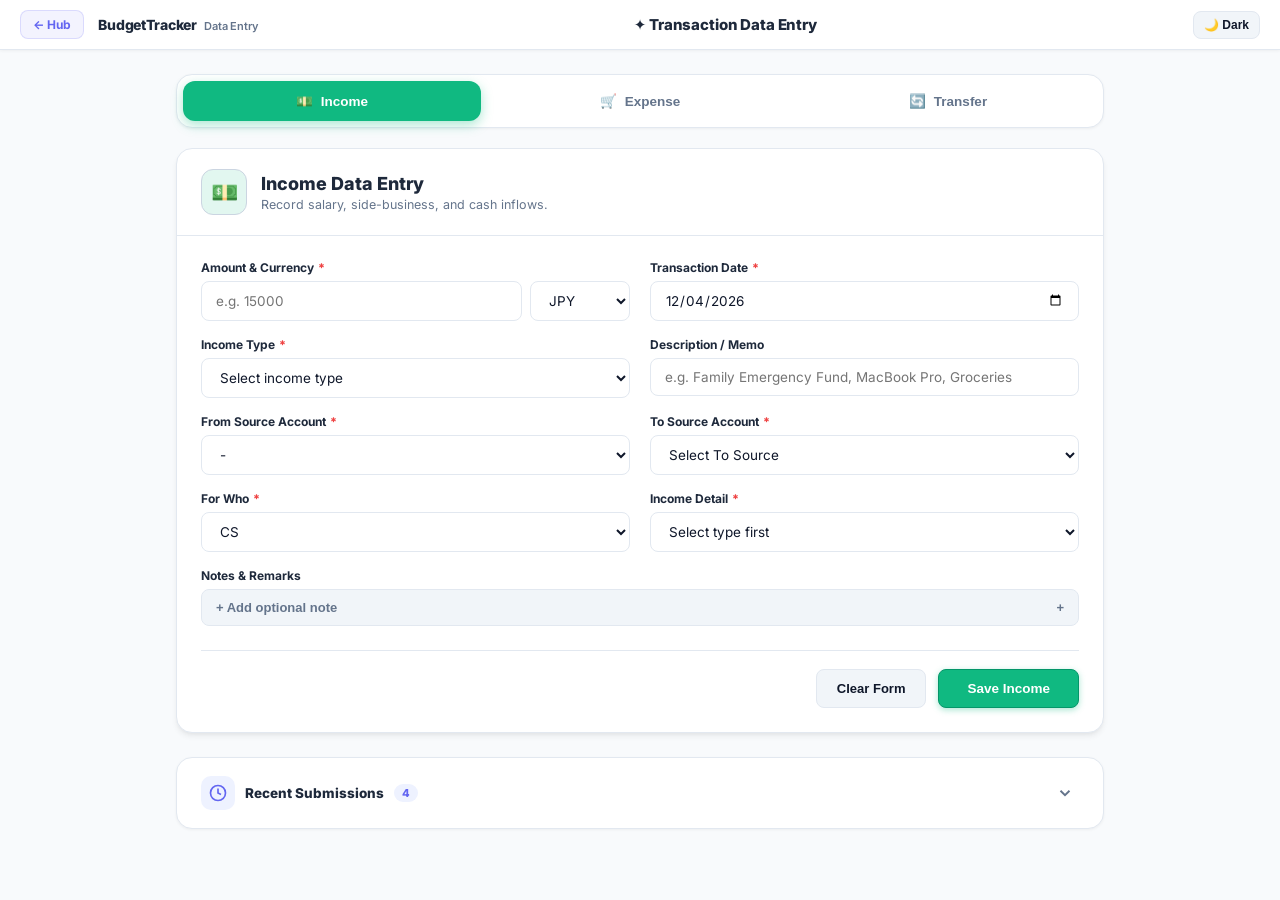
<file: input.html>
<!DOCTYPE html>
<html lang="en" data-theme="dark">
<head>
  <meta charset="UTF-8" />
  <meta name="viewport" content="width=device-width, initial-scale=1, viewport-fit=cover" />
  <title>Transaction Data Entry — BudgetTracker</title>
  <link rel="preconnect" href="https://fonts.googleapis.com">
  <link rel="preconnect" href="https://fonts.gstatic.com" crossorigin>
  <link href="https://fonts.googleapis.com/css2?family=Inter:wght@400;500;600;700;800;900&display=swap" rel="stylesheet">
  <link rel="stylesheet" href="./css/forms.css">
</head>
<body>

  <!-- Top Executive Navigation Bar -->
  <nav class="entry-top-nav">
    <div class="nav-brand-group">
      <a class="btn-nav-hub" href="./home.html">← Hub</a>
      <div class="nav-brand-text">BudgetTracker <span>Data Entry</span></div>
    </div>

    <!-- Center Title Group in Nav -->
    <div class="nav-center-title-group">
      <div class="nav-header-main-title">✦ Transaction Data Entry</div>
    </div>

    <div class="nav-right-group">
      <button class="btn-theme-toggle" id="themeToggleBtn">☀️ Light</button>
    </div>
  </nav>

  <div class="entry-page-wrapper">
    <!-- Income / Expense / Transfer Switcher Tabs -->
    <div class="flow-tabs-wrapper">
      <button class="flow-tab-btn active" data-flow="Income" onclick="switchFlow('Income')">
        💵 <span>Income</span>
      </button>
      <button class="flow-tab-btn" data-flow="Expense" onclick="switchFlow('Expense')">
        🛒 <span>Expense</span>
      </button>
      <button class="flow-tab-btn" data-flow="Transfer" onclick="switchFlow('Transfer')">
        🔄 <span>Transfer</span>
      </button>
    </div>

    <!-- Main Entry Form Card -->
    <section id="card" class="entry-form-card theme-Income">
      <div class="form-card-header">
        <div id="icon" class="form-header-icon">💵</div>
        <div>
          <h2 id="title" class="form-header-title">Income Data Entry</h2>
          <p id="subtitle" class="form-header-sub">Record salary, side-business, and cash inflows.</p>
        </div>
      </div>

      <div class="form-card-body">
        <!-- Live Editing Banner (Visible when editing a submission) -->
        <div id="editingBanner" style="display:none; margin-bottom:18px; padding:10px 14px; border-radius:10px; background:rgba(37,99,235,0.08); border:1px solid rgba(37,99,235,0.25); justify-content:space-between; align-items:center; flex-wrap:wrap; gap:8px;">
          <div style="display:flex; align-items:center; gap:8px; font-size:12.5px; color:#2563eb; font-weight:600;">
            <span style="font-size:16px;">✏️</span>
            <span id="editingBannerText">Editing Transaction</span>
          </div>
          <button type="button" onclick="cancelEdit()" style="padding:4px 10px; font-size:11px; font-weight:700; border-radius:6px; background:var(--bg-card); color:var(--text-muted); border:1px solid var(--border-card); cursor:pointer;">
            ✕ Cancel Edit
          </button>
        </div>

        <form id="entryForm" onsubmit="submitForm(event)">
          <div id="fields" class="form-grid"></div>

          <div class="form-actions-row">
            <button type="button" class="btn-form-clear" onclick="clearForm()">Clear Form</button>
            <button id="saveBtn" type="submit" class="btn-form-save">Save Income</button>
          </div>
        </form>
      </div>
    </section>

    <!-- Recent Recorded Transactions Section (Collapsible by Default with Modern Icon) -->
    <section class="recent-entries-section" id="recentEntriesSection">
      <div class="recent-section-header" onclick="toggleRecentVisibility()" title="Click to view recent submissions">
        <div class="recent-section-title-wrap">
          <div class="recent-section-icon-box">
            <svg width="18" height="18" viewBox="0 0 24 24" fill="none" stroke="currentColor" stroke-width="2.2"><circle cx="12" cy="12" r="10"/><polyline points="12 6 12 12 16 14"/></svg>
          </div>
          <h3 class="recent-section-title">Recent Submissions</h3>
          <span class="recent-count-pill" id="recentCountBadge">4</span>
        </div>
        <div class="recent-toggle-chevron" id="recentChevronIcon">
          <svg width="18" height="18" viewBox="0 0 24 24" fill="none" stroke="currentColor" stroke-width="2.5"><polyline points="6 9 12 15 18 9"/></svg>
        </div>
      </div>

      <!-- Mobile Card List Container (Default Collapsed) -->
      <div id="recentCardsList" class="recent-cards-list">
        <!-- Populated dynamically by script with 3-dot action menu [Edit, Delete] -->
      </div>
    </section>
  </div>

  <!-- ============================================================
       MOBILE FLOATING BOTTOM NAVIGATION (< 1024px)
       ============================================================ -->
  <nav class="mobile-bottom-nav">
    <a class="bottom-nav-item active" href="./input.html" title="Transaction Data Entry">
      <svg viewBox="0 0 24 24" fill="none" stroke="currentColor" stroke-width="2" stroke-linecap="round" stroke-linejoin="round"><path d="M4 2v20l2-1 2 1 2-1 2 1 2-1 2 1 2-1 2 1V2l-2 1-2-1-2 1-2-1-2 1-2-1-2 1-2-1z"/><line x1="8" y1="7" x2="16" y2="7"/><line x1="8" y1="11" x2="16" y2="11"/><line x1="8" y1="15" x2="13" y2="15"/></svg>
      <span>Transactions</span>
      <span class="nav-indicator-dot"></span>
    </a>
    <a class="bottom-nav-item" href="./budget.html" title="Budget Entry">
      <svg viewBox="0 0 24 24" fill="none" stroke="currentColor" stroke-width="2"><path d="M21.21 15.89A10 10 0 1 1 8 2.83"/><path d="M22 12A10 10 0 0 0 12 2v10z"/></svg>
      <span>Budget</span>
    </a>
    <a class="bottom-nav-item" href="./goal.html" title="Goal Entry">
      <svg viewBox="0 0 24 24" fill="none" stroke="currentColor" stroke-width="2"><circle cx="12" cy="12" r="10"/><circle cx="12" cy="12" r="6"/><circle cx="12" cy="12" r="2"/></svg>
      <span>Goal</span>
    </a>
    <a class="bottom-nav-item" href="./schedule.html" title="Payment Schedule Entry">
      <svg viewBox="0 0 24 24" fill="none" stroke="currentColor" stroke-width="2"><rect x="3" y="4" width="18" height="18" rx="2" ry="2"/><line x1="16" y1="2" x2="16" y2="6"/><line x1="8" y1="2" x2="8" y2="6"/><line x1="3" y1="10" x2="21" y2="10"/></svg>
      <span>Payment</span>
    </a>
    <a class="bottom-nav-item" href="./settings.html" title="Settings">
      <svg viewBox="0 0 24 24" fill="none" stroke="currentColor" stroke-width="2" stroke-linecap="round" stroke-linejoin="round"><circle cx="12" cy="12" r="3"/><path d="M19.4 15a1.65 1.65 0 0 0 .33 1.82l.06.06a2 2 0 0 1 0 2.83 2 2 0 0 1-2.83 0l-.06-.06a1.65 1.65 0 0 0-1.82-.33 1.65 1.65 0 0 0-1 1.51V21a2 2 0 0 1-2 2 2 2 0 0 1-2-2v-.09A1.65 1.65 0 0 0 9 19.4a1.65 1.65 0 0 0-1.82.33l-.06.06a2 2 0 0 1-2.83 0 2 2 0 0 1 0-2.83l.06-.06a1.65 1.65 0 0 0 .33-1.82 1.65 1.65 0 0 0-1.51-1H3a2 2 0 0 1-2-2 2 2 0 0 1 2-2h.09A1.65 1.65 0 0 0 4.6 9a1.65 1.65 0 0 0-.33-1.82l-.06-.06a2 2 0 0 1 0-2.83 2 2 0 0 1 2.83 0l.06.06a1.65 1.65 0 0 0 1.82.33H9a1.65 1.65 0 0 0 1-1.51V3a2 2 0 0 1 2-2 2 2 0 0 1 2 2v.09a1.65 1.65 0 0 0 1 1.51 1.65 1.65 0 0 0 1.82-.33l.06-.06a2 2 0 0 1 2.83 0 2 2 0 0 1 0 2.83l-.06.06a1.65 1.65 0 0 0-.33 1.82V9a1.65 1.65 0 0 0 1.51 1H21a2 2 0 0 1 2 2 2 2 0 0 1-2 2h-.09a1.65 1.65 0 0 0-1.51 1z"/></svg>
      <span>Setting</span>
    </a>
  </nav>

  <div id="toast" class="toast"></div>

  <script src="./js/common-forms.js"></script>
  <script>
    function switchFlow(flow) {
      currentFlow = flow;

      document.querySelectorAll('.flow-tab-btn').forEach(btn => {
        btn.classList.toggle('active', btn.dataset.flow === flow);
      });

      const meta = FLOW_META[flow];
      document.getElementById('card').className = 'entry-form-card theme-' + flow;
      document.getElementById('icon').innerHTML = meta.icon;
      document.getElementById('title').textContent = meta.title;
      document.getElementById('subtitle').textContent = meta.subtitle;
      document.getElementById('saveBtn').textContent = meta.save;

      renderFields();
    }

    function renderFields() {
      const wrapper = document.getElementById('fields');

      const detailLabel = currentFlow === 'Income' ? 'Income Detail' : currentFlow === 'Expense' ? 'Expense Detail' : '';
      const typeLabel = currentFlow === 'Income' ? 'Income Type' : currentFlow === 'Expense' ? 'Expense Type' : 'Transfer Type';

      const detailField = currentFlow === 'Transfer' ? '' : `
        <div class="field-group">
          <label class="field-label req" for="cashFlowDetails">${detailLabel}</label>
          <select id="cashFlowDetails" class="form-select" required></select>
        </div>`;

      const noteField = `
        <div class="field-group full-width">
          <label class="field-label" for="noteToggle">Notes & Remarks</label>
          <button id="noteToggle" class="note-toggle-btn" type="button" aria-expanded="false">
            <span>+ Add optional note</span>
            <span id="noteSign">+</span>
          </button>
          <div id="noteEditor" class="note-editor-wrap">
            <textarea id="note" class="form-textarea" placeholder="Enter notes or transaction memo..."></textarea>
          </div>
        </div>`;

      const forWhoField = `
        <div class="field-group">
          <label class="field-label req" for="forWho">For Who</label>
          <select id="forWho" class="form-select" required></select>
        </div>`;

      const statusField = `
        <div class="field-group">
          <label class="field-label req" for="status">Status (Need / Want)</label>
          <select id="status" class="form-select" required></select>
        </div>`;

      let bottomFields = '';
      if (currentFlow === 'Transfer') {
        bottomFields = forWhoField + noteField;
      } else if (currentFlow === 'Expense') {
        bottomFields = forWhoField + detailField + statusField + noteField;
      } else {
        bottomFields = forWhoField + detailField + noteField;
      }

      wrapper.innerHTML = `
        <div class="field-group">
          <label class="field-label req" for="amount">Amount & Currency</label>
          <div class="amount-input-group">
            <input id="amount" class="form-input" inputmode="numeric" placeholder="e.g. 15000" autocomplete="off" required>
            <select id="currency" class="form-select" required></select>
          </div>
        </div>

        <div class="field-group">
          <label class="field-label req" for="date">Transaction Date</label>
          <input id="date" class="form-input" type="date" required>
        </div>

        <div class="field-group">
          <label class="field-label req" for="cashFlowType">${typeLabel}</label>
          <select id="cashFlowType" class="form-select" required></select>
        </div>

        <div class="field-group">
          <label class="field-label" for="description">Description / Memo</label>
          <input id="description" list="goalSuggestions" class="form-input" type="text" placeholder="e.g. Family Emergency Fund, MacBook Pro, Groceries">
          <datalist id="goalSuggestions">
            <option value="Family Emergency Fund">
            <option value="Japan Family Vacation">
            <option value="MacBook Pro M3 / Laptop">
            <option value="Kids Education Fund">
            <option value="Home Repair & Decor">
            <option value="Stock & NISA Investment">
            <option value="Car Maintenance Fund">
            <option value="New iPhone / Mobile">
            <option value="Myanmar Family Gift">
          </datalist>
        </div>

        <div class="field-group">
          <label class="field-label req" for="fromSource">From Source Account</label>
          <select id="fromSource" class="form-select" required></select>
        </div>

        <div class="field-group">
          <label class="field-label req" for="toSource">To Source Account</label>
          <select id="toSource" class="form-select" required></select>
        </div>

        ${bottomFields}
      `;

      const amount = document.getElementById('amount');
      amount.addEventListener('input', () => {
        amount.value = amount.value.replace(/\D/g, '');
      });

      const noteToggle = document.getElementById('noteToggle');
      const noteEditor = document.getElementById('noteEditor');
      const noteSign = document.getElementById('noteSign');

      noteToggle.addEventListener('click', () => {
        const isOpen = noteEditor.classList.toggle('open');
        noteSign.textContent = isOpen ? '−' : '+';
        noteToggle.setAttribute('aria-expanded', String(isOpen));
        if (isOpen) document.getElementById('note').focus();
      });

      document.getElementById('date').value = todayISO();

      const currency = document.getElementById('currency');
      currency.innerHTML = optionList(CURRENCIES, 'Currency');
      currency.value = 'JPY';
      currency.addEventListener('change', hydrateSources);

      document.getElementById('forWho').innerHTML = optionList(FOR_WHO, 'Select For Who');
      document.getElementById('forWho').value = 'CS';

      const status = document.getElementById('status');
      if (status) {
        status.innerHTML = optionList(STATUS_LIST, 'Select Status');
        status.value = 'Need';
      }

      const type = document.getElementById('cashFlowType');
      type.innerHTML = optionList(Object.keys(TYPE_DETAILS[currentFlow]), 'Select ' + typeLabel.toLowerCase());

      if (currentFlow !== 'Transfer') {
        type.addEventListener('change', hydrateDetails);
      }

      hydrateSources();
      hydrateDetails();
    }

    function hydrateSources() {
      const currency = document.getElementById('currency').value;
      const sourceMap = currentFlow === 'Transfer' ? TRANSFER_SOURCES : ALL_SOURCES;
      const items = sourceMap[currency] || [];

      document.getElementById('fromSource').innerHTML = groupedSourceOptions(items, 'Select From Source');
      document.getElementById('toSource').innerHTML = groupedSourceOptions(items, 'Select To Source');

      if (currentFlow === 'Income') {
        document.getElementById('fromSource').value = '-';
      } else if (currentFlow === 'Expense') {
        document.getElementById('toSource').value = '-';
      }
    }

    function hydrateDetails() {
      const detail = document.getElementById('cashFlowDetails');
      if (!detail) return;

      const type = document.getElementById('cashFlowType').value;
      const items = TYPE_DETAILS[currentFlow] && TYPE_DETAILS[currentFlow][type] ? TYPE_DETAILS[currentFlow][type] : [];

      detail.innerHTML = optionList(items, type ? 'Select detail' : 'Select type first');
    }

    function collectData() {
      const val = id => {
        const el = document.getElementById(id);
        return el ? el.value : '';
      };

      return {
        cashFlow: currentFlow,
        amount: val('amount'),
        currency: val('currency'),
        date: val('date'),
        cashFlowType: val('cashFlowType'),
        description: val('description'),
        fromSource: val('fromSource'),
        toSource: val('toSource'),
        forWho: val('forWho'),
        cashFlowDetails: val('cashFlowDetails'),
        status: val('status'),
        note: val('note')
      };
    }

    const todayDateObj = new Date();
    const todayStr = todayDateObj.toISOString().split('T')[0];
    const yesterdayDateObj = new Date();
    yesterdayDateObj.setDate(yesterdayDateObj.getDate() - 1);
    const yesterdayStr = yesterdayDateObj.toISOString().split('T')[0];

    let editingItem = null;
    let recentSubmissions = [
      { rowIndex: 238, date: todayStr, cashFlow: 'Expense', cashFlowType: 'Savings_Investments', cashFlowDetails: 'Vacation', description: 'Saving – Japan Family Vacation', fromSource: 'Bk-SMBC_CS', toSource: '-', forWho: 'CS', amount: 30000, currency: 'JPY', status: 'Want', note: '' },
      { rowIndex: 237, date: todayStr, cashFlow: 'Expense', cashFlowType: 'Emergency', cashFlowDetails: 'Family', description: 'Family Emergency', fromSource: 'Bk-YUCHO_MG', toSource: '-', forWho: 'MG', amount: 10000, currency: 'JPY', status: 'Need', note: '' },
      { rowIndex: 236, date: yesterdayStr, cashFlow: 'Income', cashFlowType: 'Salary', cashFlowDetails: 'Salary1', description: 'Salary1', fromSource: 'Bk-MUFG_MG', toSource: '-', forWho: 'CS', amount: 220000, currency: 'JPY', status: 'Need', note: 'Monthly salary' },
      { rowIndex: 235, date: yesterdayStr, cashFlow: 'Income', cashFlowType: 'Lend_Income', cashFlowDetails: 'Other', description: 'Ko Zaw (Loan Repayment)', fromSource: '-', toSource: 'Bk-YUCHO_MG', forWho: 'MG', amount: 20000, currency: 'JPY', status: 'Need', note: '' }
    ];

    async function loadLiveRecentSubmissions() {
      try {
        const url = `https://docs.google.com/spreadsheets/d/1OOrFs6uFBTt2nHW5lxTzqng0vMqWsCt_AyZ3ELare9s/gviz/tq?tqx=out:csv&sheet=Income-Expense-Tracker&t=${Date.now()}`;
        const res = await fetch(url);
        if (!res.ok) return;
        const text = await res.text();
        const lines = text.trim().split('\n');
        if (lines.length <= 1) return;

        const parseCsvLine = (line) => {
          const row = [];
          let curr = '', inQuotes = false;
          for (let i = 0; i < line.length; i++) {
            const c = line[i];
            if (c === '"') {
              if (inQuotes && line[i+1] === '"') { curr += '"'; i++; }
              else { inQuotes = !inQuotes; }
            } else if (c === ',' && !inQuotes) {
              row.push(curr.trim()); curr = '';
            } else { curr += c; }
          }
          row.push(curr.trim());
          return row;
        };

        const headers = parseCsvLine(lines[0]).map(h => h.replace(/^"|"$/g, '').trim());
        const rows = lines.slice(1).map((line, idx) => {
          const cols = parseCsvLine(line).map(c => c.replace(/^"|"$/g, '').trim());
          const obj = { rowIndex: idx + 2 };
          headers.forEach((h, i) => { obj[h] = cols[i] || ''; });
          return {
            rowIndex: idx + 2,
            date: obj['Date'] || '',
            description: obj['Description'] || '',
            cashFlow: obj['Cash Flow'] || 'Expense',
            cashFlowType: obj['Cash Flow Type'] || '',
            fromSource: obj['From Source'] || '-',
            toSource: obj['To Source'] || '-',
            amount: parseFloat(obj['Amount'] || 0) || 0,
            currency: obj['Currency'] || 'JPY',
            cashFlowDetails: obj['Cash Flow Detail'] || '',
            forWho: obj['ForWho'] || 'CS',
            status: obj['Status'] || '',
            note: obj['Note'] || ''
          };
        });

        if (rows.length > 0) {
          // Take the latest 10 submissions in reverse order
          recentSubmissions = rows.slice(-10).reverse();
          renderRecentCards(recentSubmissions);
        }
      } catch (e) {
        console.warn('Could not fetch live recent submissions:', e);
      }
    }

    function editSubmission(item) {
      if (!item) return;
      editingItem = item;

      // 1. Switch flow tab
      const flow = item.cashFlow || (item.amount > 0 ? 'Income' : 'Expense');
      switchFlow(flow);

      // 2. Populate form fields
      const amtEl = document.getElementById('amount');
      if (amtEl) amtEl.value = Math.abs(Number(item.amount) || 0);

      const curEl = document.getElementById('currency');
      if (curEl && item.currency) {
        curEl.value = item.currency;
        hydrateSources();
      }

      const dateEl = document.getElementById('date');
      if (dateEl && item.date) {
        dateEl.value = item.date;
      }

      const typeEl = document.getElementById('cashFlowType');
      if (typeEl && item.cashFlowType) {
        typeEl.value = item.cashFlowType;
        hydrateDetails();
      }

      const detailEl = document.getElementById('cashFlowDetails');
      if (detailEl && (item.cashFlowDetails || item.detail || item.cashFlowDetail)) {
        detailEl.value = item.cashFlowDetails || item.detail || item.cashFlowDetail;
      }

      const descEl = document.getElementById('description');
      if (descEl) {
        descEl.value = item.description || item.memo || '';
      }

      const fromEl = document.getElementById('fromSource');
      if (fromEl && item.fromSource) {
        fromEl.value = item.fromSource;
      }

      const toEl = document.getElementById('toSource');
      if (toEl && item.toSource) {
        toEl.value = item.toSource;
      }

      const forWhoEl = document.getElementById('forWho');
      if (forWhoEl && item.forWho) {
        forWhoEl.value = item.forWho;
      }

      const statusEl = document.getElementById('status');
      if (statusEl && item.status) {
        statusEl.value = item.status;
      }

      const noteEl = document.getElementById('note');
      if (noteEl && item.note) {
        noteEl.value = item.note;
        const noteEditor = document.getElementById('noteEditor');
        const noteSign = document.getElementById('noteSign');
        if (noteEditor && !noteEditor.classList.contains('open')) {
          noteEditor.classList.add('open');
          if (noteSign) noteSign.textContent = '−';
        }
      }

      // 3. Update Save Button & Show Editing Banner
      const saveBtn = document.getElementById('saveBtn');
      if (saveBtn) {
        saveBtn.textContent = '💾 Update Transaction';
        saveBtn.style.background = '#2563eb';
      }

      const banner = document.getElementById('editingBanner');
      const bannerText = document.getElementById('editingBannerText');
      if (banner && bannerText) {
        banner.style.display = 'flex';
        bannerText.textContent = `Editing: ${item.date} · ${item.cashFlow} (${item.description || item.cashFlowDetails || ''} ¥${Number(item.amount).toLocaleString()})`;
      }

      // 4. Smoothly scroll to the form
      document.getElementById('card').scrollIntoView({ behavior: 'smooth', block: 'center' });
      if (amtEl) setTimeout(() => amtEl.focus(), 250);
    }

    function duplicateSubmission(item) {
      if (!item) return;
      editingItem = null; // Fresh submission

      // 1. Switch flow
      const flow = item.cashFlow || (item.amount > 0 ? 'Income' : 'Expense');
      switchFlow(flow);

      // 2. Set Today's date and clone values
      setTimeout(() => {
        const amtEl = document.getElementById('amount');
        if (amtEl) amtEl.value = Math.abs(Number(item.amount) || 0);

        const curEl = document.getElementById('currency');
        if (curEl && item.currency) {
          curEl.value = item.currency;
          hydrateSources();
        }

        const dateEl = document.getElementById('date');
        if (dateEl) dateEl.value = todayISO();

        const typeEl = document.getElementById('cashFlowType');
        if (typeEl && item.cashFlowType) {
          typeEl.value = item.cashFlowType;
          hydrateDetails();
        }

        const detailEl = document.getElementById('cashFlowDetails');
        if (detailEl && (item.cashFlowDetails || item.detail)) {
          detailEl.value = item.cashFlowDetails || item.detail;
        }

        const descEl = document.getElementById('description');
        if (descEl) descEl.value = item.description || item.memo || '';

        const fromEl = document.getElementById('fromSource');
        if (fromEl && item.fromSource) fromEl.value = item.fromSource;

        const toEl = document.getElementById('toSource');
        if (toEl && item.toSource) toEl.value = item.toSource;

        const forWhoEl = document.getElementById('forWho');
        if (forWhoEl && item.forWho) forWhoEl.value = item.forWho;

        const statusEl = document.getElementById('status');
        if (statusEl && item.status) statusEl.value = item.status;

        const noteEl = document.getElementById('note');
        if (noteEl && item.note) {
          noteEl.value = item.note;
          const noteEditor = document.getElementById('noteEditor');
          const noteSign = document.getElementById('noteSign');
          if (noteEditor && !noteEditor.classList.contains('open')) {
            noteEditor.classList.add('open');
            if (noteSign) noteSign.textContent = '−';
          }
        }

        // 3. Scroll to form and toast
        document.getElementById('card').scrollIntoView({ behavior: 'smooth', block: 'center' });
        showToast(`Duplicated into form with today's date!`);
        if (amtEl) setTimeout(() => amtEl.focus(), 250);
      }, 100);
    }

    function cancelEdit() {
      editingItem = null;
      const banner = document.getElementById('editingBanner');
      if (banner) banner.style.display = 'none';

      const meta = FLOW_META[currentFlow];
      const saveBtn = document.getElementById('saveBtn');
      if (saveBtn) {
        saveBtn.textContent = meta.save;
        saveBtn.style.background = '';
      }
      clearForm();
    }

    function clearForm() {
      editingItem = null;
      const banner = document.getElementById('editingBanner');
      if (banner) banner.style.display = 'none';
      renderFields();
      showToast('Form cleared');
    }

    function submitForm(event) {
      event.preventDefault();
      const form = document.getElementById('entryForm');
      if (!form.reportValidity()) return;

      const button = document.getElementById('saveBtn');
      const normalText = button.textContent;
      const data = formValues();

      if (editingItem) {
        data.action = 'update';
        data.rowIndex = editingItem.rowIndex || null;

        const targetIdx = recentSubmissions.findIndex(r => r.rowIndex === editingItem.rowIndex || (r.date === editingItem.date && r.amount === editingItem.amount && r.cashFlow === editingItem.cashFlow));
        if (targetIdx !== -1) {
          recentSubmissions[targetIdx] = { ...data, rowIndex: editingItem.rowIndex };
        } else {
          recentSubmissions.unshift(data);
        }
      } else {
        data.action = 'create';
        recentSubmissions.unshift(data);
      }

      button.disabled = true;
      button.textContent = editingItem ? 'Updating in Sheets...' : 'Saving to Sheets...';

      // Update card list in-place
      renderRecentCards(recentSubmissions);

      if (window.google && google.script && google.script.run) {
        google.script.run
          .withSuccessHandler(result => finishSave(result, button, normalText))
          .withFailureHandler(err => {
            button.disabled = false;
            button.textContent = normalText;
            showToast(err && err.message ? err.message : 'Could not connect to Google Sheets', true);
          })
          .saveEntry(data);
        return;
      }

      fetch(APPS_SCRIPT_WEB_APP_URL, {
        method: 'POST',
        headers: { 'Content-Type': 'text/plain;charset=utf-8' },
        body: JSON.stringify(data),
        redirect: 'follow'
      })
      .then(res => res.json())
      .then(result => finishSave(result, button, normalText))
      .catch(err => {
        console.warn('Google Sheet fetch error or CORS mode:', err);
        finishSave({ result: 'ok', message: editingItem ? 'Updated transaction successfully!' : 'Saved to Google Sheets!' }, button, normalText);
      });
    }

    function finishSave(result, button, normalText) {
      button.disabled = false;
      button.textContent = normalText;
      button.style.background = '';

      editingItem = null;
      const banner = document.getElementById('editingBanner');
      if (banner) banner.style.display = 'none';

      showToast(result && result.message ? result.message : 'Transaction updated successfully!');
      renderFields();
    }

    // Render Recent Card Items (Limited to 4 items, sorted by Date Desc, with Edit & Delete only)
    function renderRecentCards(items) {
      const container = document.getElementById('recentCardsList');
      if (!container) return;
      container.innerHTML = '';

      // Sort Date Descending (Newest date first)
      const sorted = [...(items || [])].sort((a, b) => {
        const tA = new Date(a.date || '1970-01-01').getTime();
        const tB = new Date(b.date || '1970-01-01').getTime();
        return tB - tA;
      });

      const displayItems = sorted.slice(0, 4);

      const countBadge = document.getElementById('recentCountBadge');
      if (countBadge) countBadge.textContent = displayItems.length;

      if (displayItems.length === 0) {
        container.innerHTML = `
          <div style="text-align:center; padding:20px 12px; color:var(--text-muted); font-size:12.5px;">
            No recent submissions found.
          </div>
        `;
        return;
      }

      displayItems.forEach((item, index) => {
        const card = createRecentCardElement(item, index);
        container.appendChild(card);
      });
    }

    function createRecentCardElement(data, index) {
      const card = document.createElement('div');
      card.className = 'recent-card-item';
      card.dataset.index = index;

      const flow = data.cashFlow || 'Expense';
      const flowLower = flow.toLowerCase();
      const isInc = flow === 'Income';
      const isExp = flow === 'Expense';
      const sign = isInc ? '+' : isExp ? '-' : '';

      // Title text
      const titleText = data.description || data.cashFlowDetails || data.cashFlowType || 'Transaction';
      
      // Account & ForWho subtitle
      const acctText = (data.fromSource && data.fromSource !== '-') ? data.fromSource : (data.toSource || 'Cash');
      const forWhoText = data.forWho || 'CS';

      // Date format (e.g. Aug 16, 2026 / Aug 15, 2026)
      let formattedDate = data.date || todayISO();
      try {
        const parts = formattedDate.split('-');
        if (parts.length === 3) {
          const months = ['Jan', 'Feb', 'Mar', 'Apr', 'May', 'Jun', 'Jul', 'Aug', 'Sep', 'Oct', 'Nov', 'Dec'];
          const mIdx = parseInt(parts[1], 10) - 1;
          formattedDate = `${months[mIdx] || parts[1]} ${parseInt(parts[2], 10)}, ${parts[0]}`;
        }
      } catch (e) {}

      card.innerHTML = `
        <div class="recent-card-content">
          <div class="recent-card-top-row">
            <span class="recent-flow-badge ${flowLower}">${flow}</span>
            <span class="recent-card-title">${titleText}</span>
          </div>
          <div class="recent-card-sub">
            <span>${acctText}</span>
            <span class="recent-card-bullet">•</span>
            <span>${forWhoText}</span>
          </div>
        </div>

        <div class="recent-card-right">
          <div class="recent-amount-group">
            <span class="recent-card-amount ${flowLower}">${sign}¥${Math.abs(Number(data.amount) || 0).toLocaleString()}</span>
            <span class="recent-card-date">${formattedDate}</span>
          </div>
          
          <div class="recent-menu-anchor">
            <button type="button" class="btn-item-more" onclick="toggleItemMenu(event, ${index})" title="More Actions">
              <svg width="18" height="18" viewBox="0 0 24 24" fill="currentColor">
                <circle cx="12" cy="5" r="2.2"/>
                <circle cx="12" cy="12" r="2.2"/>
                <circle cx="12" cy="19" r="2.2"/>
              </svg>
            </button>
            
            <div class="mobile-action-menu" id="actionMenu-${index}">
              <button type="button" class="action-menu-item" onclick="handleMenuEdit(event, ${index})">
                <svg width="15" height="15" viewBox="0 0 24 24" fill="none" stroke="currentColor" stroke-width="2"><path d="M11 4H4a2 2 0 0 0-2 2v14a2 2 0 0 0 2 2h14a2 2 0 0 0 2-2v-7"/><path d="M18.5 2.5a2.121 2.121 0 0 1 3 3L12 15l-4 1 1-4 9.5-9.5z"/></svg>
                <span>Edit</span>
              </button>
              <div class="action-menu-divider"></div>
              <button type="button" class="action-menu-item text-danger" onclick="handleMenuDelete(event, ${index})">
                <svg width="15" height="15" viewBox="0 0 24 24" fill="none" stroke="currentColor" stroke-width="2"><polyline points="3 6 5 6 21 6"/><path d="M19 6v14a2 2 0 0 1-2 2H7a2 2 0 0 1-2-2V6m3 0V4a2 2 0 0 1 2-2h4a2 2 0 0 1 2 2v2"/></svg>
                <span>Delete</span>
              </button>
            </div>
          </div>
        </div>
      `;

      return card;
    }

    // 3-Dots Menu Control
    let activeOpenMenu = null;

    function toggleItemMenu(event, index) {
      event.stopPropagation();
      const menu = document.getElementById(`actionMenu-${index}`);
      if (!menu) return;

      const card = menu.closest('.recent-card-item');
      const wasOpen = menu.classList.contains('open');
      closeAllMenus();

      if (!wasOpen) {
        menu.classList.add('open');
        if (card) card.classList.add('menu-active');
        activeOpenMenu = menu;
      }
    }

    function closeAllMenus() {
      document.querySelectorAll('.mobile-action-menu.open').forEach(m => m.classList.remove('open'));
      document.querySelectorAll('.recent-card-item.menu-active').forEach(c => c.classList.remove('menu-active'));
      activeOpenMenu = null;
    }

    document.addEventListener('click', (e) => {
      if (activeOpenMenu && !activeOpenMenu.contains(e.target)) {
        closeAllMenus();
      }
    });

    function handleMenuEdit(event, index) {
      event.stopPropagation();
      closeAllMenus();
      const item = recentSubmissions[index];
      if (item) editSubmission(item);
    }

    function handleMenuDelete(event, index) {
      event.stopPropagation();
      closeAllMenus();
      const item = recentSubmissions[index];
      if (!item) return;

      const name = item.description || item.cashFlowDetails || item.cashFlowType || 'this transaction';
      if (confirm(`Delete transaction "${name}" (¥${Number(item.amount).toLocaleString()})?`)) {
        recentSubmissions.splice(index, 1);
        renderRecentCards(recentSubmissions);
        showToast('Transaction deleted successfully!');
      }
    }

    // Toggle Hide/Show Recent Submissions (Default Collapsed)
    let isRecentOpen = false;
    function toggleRecentVisibility() {
      isRecentOpen = !isRecentOpen;
      const listEl = document.getElementById('recentCardsList');
      const chevronEl = document.getElementById('recentChevronIcon');
      
      if (listEl) {
        listEl.classList.toggle('open', isRecentOpen);
      }
      if (chevronEl) {
        chevronEl.classList.toggle('open', isRecentOpen);
      }
    }

    // Initialize Recent Card List & Fetch Live Google Sheets Submissions
    renderRecentCards(recentSubmissions);
    loadLiveRecentSubmissions();

    // Initial render & URL Query Parsing for seamless navigation
    const urlParams = new URLSearchParams(window.location.search);
    const initialTab = urlParams.get('tab') || urlParams.get('flow');
    if (initialTab && initialTab.toLowerCase() === 'expense') {
      switchFlow('Expense');
    } else if (initialTab && initialTab.toLowerCase() === 'transfer') {
      switchFlow('Transfer');
    } else {
      switchFlow('Income');
    }

    const prefillType = urlParams.get('type');
    if (prefillType) {
      const typeEl = document.getElementById('cashFlowType');
      if (typeEl) {
        typeEl.value = prefillType;
        hydrateDetails();
      }
    }

    const prefillDetail = urlParams.get('detail');
    if (prefillDetail) {
      const detailEl = document.getElementById('cashFlowDetails');
      if (detailEl) detailEl.value = prefillDetail;
    }

    const prefillDesc = urlParams.get('desc') || urlParams.get('memo');
    if (prefillDesc) {
      const descEl = document.getElementById('description');
      if (descEl) descEl.value = prefillDesc;
    }

    const prefillAmt = urlParams.get('amt') || urlParams.get('amount');
    if (prefillAmt) {
      const amtEl = document.getElementById('amount');
      if (amtEl) amtEl.value = prefillAmt;
    }

    if (prefillDesc && !prefillAmt) {
      const amtEl = document.getElementById('amount');
      if (amtEl) setTimeout(() => amtEl.focus(), 150);
    }
  </script>
</body>
</html>
</file>
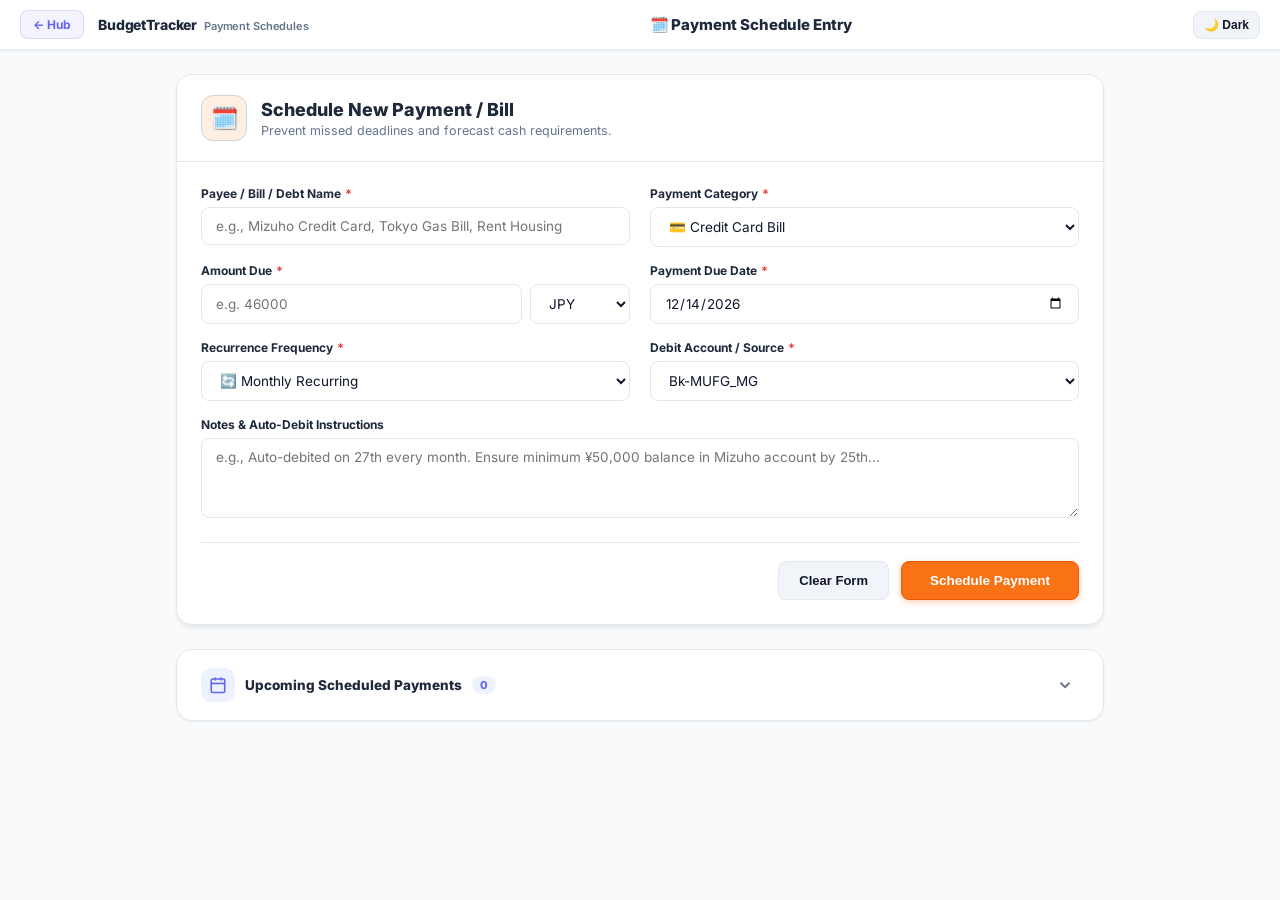
<file: schedule.html>
<!DOCTYPE html>
<html lang="en" data-theme="dark">
<head>
  <meta charset="UTF-8" />
  <meta name="viewport" content="width=device-width, initial-scale=1, viewport-fit=cover" />
  <title>Payment Schedule Entry — BudgetTracker</title>
  <link rel="preconnect" href="https://fonts.googleapis.com">
  <link rel="preconnect" href="https://fonts.gstatic.com" crossorigin>
  <link href="https://fonts.googleapis.com/css2?family=Inter:wght@400;500;600;700;800;900&display=swap" rel="stylesheet">
  <link rel="stylesheet" href="./css/forms.css">
</head>
<body>

  <!-- Top Executive Navigation Bar -->
  <nav class="entry-top-nav">
    <div class="nav-brand-group">
      <a class="btn-nav-hub" href="./home.html">← Hub</a>
      <div class="nav-brand-text">BudgetTracker <span>Payment Schedules</span></div>
    </div>

    <!-- Center Title Group in Nav -->
    <div class="nav-center-title-group">
      <div class="nav-header-main-title">🗓️ Payment Schedule Entry</div>
    </div>

    <div class="nav-right-group">
      <button class="btn-theme-toggle" id="themeToggleBtn">☀️ Light</button>
    </div>
  </nav>

  <div class="entry-page-wrapper">
    <!-- Main Schedule Entry Form Card -->
    <section class="entry-form-card theme-Schedule">
      <div class="form-card-header">
        <div class="form-header-icon">🗓️</div>
        <div>
          <h2 class="form-header-title">Schedule New Payment / Bill</h2>
          <p class="form-header-sub">Prevent missed deadlines and forecast cash requirements.</p>
        </div>
      </div>

      <div class="form-card-body">
        <form id="scheduleForm" onsubmit="submitSchedule(event)">
          <input type="hidden" name="formType" value="Payment_Schedule">

          <div class="form-grid">
            <div class="field-group">
              <label class="field-label req" for="payeeName">Payee / Bill / Debt Name</label>
              <input type="text" id="payeeName" name="payeeName" class="form-input" placeholder="e.g., Mizuho Credit Card, Tokyo Gas Bill, Rent Housing" required>
            </div>

            <div class="field-group">
              <label class="field-label req" for="scheduleCategory">Payment Category</label>
              <select id="scheduleCategory" name="scheduleCategory" class="form-select" required>
                <option value="Credit Card Bill" selected>💳 Credit Card Bill</option>
                <option value="House Rent">🏠 House Rent</option>
                <option value="Utilities & Bills">💡 Utilities & Internet</option>
                <option value="Taxes & Insurance">🛡️ Taxes & Pension</option>
                <option value="Debt / Loan Repayment">🏦 Debt / Loan Repayment</option>
                <option value="Subscription Services">📱 Subscriptions & Cloud</option>
                <option value="Family Support">👨‍👩‍👧 Family Living Support</option>
              </select>
            </div>

            <div class="field-group">
              <label class="field-label req" for="paymentAmount">Amount Due</label>
              <div class="amount-input-group">
                <input type="number" id="paymentAmount" name="paymentAmount" class="form-input" step="1" placeholder="e.g. 46000" required>
                <select id="scheduleCurrency" name="scheduleCurrency" class="form-select" required>
                  <option value="JPY" selected>JPY</option>
                  <option value="MMK">MMK</option>
                  <option value="USD">USD</option>
                </select>
              </div>
            </div>

            <div class="field-group">
              <label class="field-label req" for="dueDate">Payment Due Date</label>
              <input type="date" id="dueDate" name="dueDate" class="form-input" required>
            </div>

            <div class="field-group">
              <label class="field-label req" for="frequency">Recurrence Frequency</label>
              <select id="frequency" name="frequency" class="form-select" required>
                <option value="Monthly" selected>🔄 Monthly Recurring</option>
                <option value="One-Time">⚡ One-Time Payment</option>
                <option value="Quarterly">🗓️ Quarterly (Every 3 Months)</option>
                <option value="Annually">📅 Annually (Yearly)</option>
              </select>
            </div>

            <div class="field-group">
              <label class="field-label req" for="paymentAccount">Debit Account / Source</label>
              <select id="paymentAccount" name="paymentAccount" class="form-select" required></select>
            </div>

            <div class="field-group full-width">
              <label class="field-label" for="scheduleNotes">Notes & Auto-Debit Instructions</label>
              <textarea id="scheduleNotes" name="scheduleNotes" class="form-textarea" placeholder="e.g., Auto-debited on 27th every month. Ensure minimum ¥50,000 balance in Mizuho account by 25th..."></textarea>
            </div>
          </div>

          <div class="form-actions-row">
            <button type="button" class="btn-form-clear" onclick="resetScheduleForm()">Clear Form</button>
            <button id="saveBtn" type="submit" class="btn-form-save">Schedule Payment</button>
          </div>
        </form>
      </div>
    </section>

    <!-- Upcoming Scheduled Payments Journey Section (Default Collapsed with Show/Hide Header) -->
    <section class="recent-entries-section" id="scheduleEntriesSection">
      <div class="recent-section-header" onclick="toggleScheduleVisibility()" title="Click to view Upcoming Payments">
        <div class="recent-section-title-wrap">
          <div class="recent-section-icon-box">
            <svg width="18" height="18" viewBox="0 0 24 24" fill="none" stroke="currentColor" stroke-width="2.2"><rect x="3" y="4" width="18" height="18" rx="2" ry="2"/><line x1="16" y1="2" x2="16" y2="6"/><line x1="8" y1="2" x2="8" y2="6"/><line x1="3" y1="10" x2="21" y2="10"/></svg>
          </div>
          <h3 class="recent-section-title">Upcoming Scheduled Payments</h3>
          <span class="recent-count-pill" id="scheduleCountBadge">5</span>
        </div>
        <div class="recent-toggle-chevron" id="scheduleChevronIcon">
          <svg width="18" height="18" viewBox="0 0 24 24" fill="none" stroke="currentColor" stroke-width="2.5"><polyline points="6 9 12 15 18 9"/></svg>
        </div>
      </div>

      <!-- Collapsible Container (Default Hidden) -->
      <div id="scheduleCollapsibleContent" class="recent-cards-list">
        <!-- Schedule Filter Tabs (All, Due Soon, Upcoming, Paid) -->
        <div class="schedule-tabs-nav" id="scheduleTabsNav">
          <button type="button" class="schedule-tab-btn active" data-filter="all" onclick="filterScheduleStatus('all')">
            <span>All</span>
            <span class="schedule-tab-count" id="tabCountAll">5</span>
          </button>
          <button type="button" class="schedule-tab-btn" data-filter="Due Soon" onclick="filterScheduleStatus('Due Soon')">
            <span>Due Soon</span>
            <span class="schedule-tab-count" id="tabCountDueSoon">2</span>
          </button>
          <button type="button" class="schedule-tab-btn" data-filter="Upcoming" onclick="filterScheduleStatus('Upcoming')">
            <span>Upcoming</span>
            <span class="schedule-tab-count" id="tabCountUpcoming">3</span>
          </button>
          <button type="button" class="schedule-tab-btn" data-filter="Paid" onclick="filterScheduleStatus('Paid')">
            <span>Paid</span>
            <span class="schedule-tab-count" id="tabCountPaid">0</span>
          </button>
        </div>

        <!-- Modern Schedule Cards List Grid -->
        <div class="schedule-cards-grid" id="scheduleCardsGrid">
          <!-- Populated dynamically -->
        </div>
      </div>
    </section>
  </div>

  <!-- ============================================================
       MOBILE FLOATING BOTTOM NAVIGATION (< 1024px)
       ============================================================ -->
  <nav class="mobile-bottom-nav">
    <a class="bottom-nav-item" href="./input.html" title="Transaction Data Entry">
      <svg viewBox="0 0 24 24" fill="none" stroke="currentColor" stroke-width="2" stroke-linecap="round" stroke-linejoin="round"><path d="M4 2v20l2-1 2 1 2-1 2 1 2-1 2 1 2-1 2 1 2-1 2 1V2l-2 1-2-1-2 1-2-1-2 1-2-1-2 1-2-1z"/><line x1="8" y1="7" x2="16" y2="7"/><line x1="8" y1="11" x2="16" y2="11"/><line x1="8" y1="15" x2="13" y2="15"/></svg>
      <span>Transactions</span>
    </a>
    <a class="bottom-nav-item" href="./budget.html" title="Budget Entry">
      <svg viewBox="0 0 24 24" fill="none" stroke="currentColor" stroke-width="2"><path d="M21.21 15.89A10 10 0 1 1 8 2.83"/><path d="M22 12A10 10 0 0 0 12 2v10z"/></svg>
      <span>Budget</span>
    </a>
    <a class="bottom-nav-item" href="./goal.html" title="Goal Entry">
      <svg viewBox="0 0 24 24" fill="none" stroke="currentColor" stroke-width="2"><circle cx="12" cy="12" r="10"/><circle cx="12" cy="12" r="6"/><circle cx="12" cy="12" r="2"/></svg>
      <span>Goal</span>
    </a>
    <a class="bottom-nav-item active" href="./schedule.html" title="Payment Schedule Entry">
      <svg viewBox="0 0 24 24" fill="none" stroke="currentColor" stroke-width="2"><rect x="3" y="4" width="18" height="18" rx="2" ry="2"/><line x1="16" y1="2" x2="16" y2="6"/><line x1="8" y1="2" x2="8" y2="6"/><line x1="3" y1="10" x2="21" y2="10"/></svg>
      <span>Payment</span>
      <span class="nav-indicator-dot"></span>
    </a>
    <a class="bottom-nav-item" href="./settings.html" title="Settings">
      <svg viewBox="0 0 24 24" fill="none" stroke="currentColor" stroke-width="2" stroke-linecap="round" stroke-linejoin="round"><circle cx="12" cy="12" r="3"/><path d="M19.4 15a1.65 1.65 0 0 0 .33 1.82l.06.06a2 2 0 0 1 0 2.83 2 2 0 0 1-2.83 0l-.06-.06a1.65 1.65 0 0 0-1.82-.33 1.65 1.65 0 0 0-1 1.51V21a2 2 0 0 1-2 2 2 2 0 0 1-2-2v-.09A1.65 1.65 0 0 0 9 19.4a1.65 1.65 0 0 0-1.82.33l-.06.06a2 2 0 0 1-2.83 0 2 2 0 0 1 0-2.83l.06-.06a1.65 1.65 0 0 0 .33-1.82 1.65 1.65 0 0 0-1.51-1H3a2 2 0 0 1-2-2 2 2 0 0 1 2-2h.09A1.65 1.65 0 0 0 4.6 9a1.65 1.65 0 0 0-.33-1.82l-.06-.06a2 2 0 0 1 0-2.83 2 2 0 0 1 2.83 0l.06.06a1.65 1.65 0 0 0 1.82.33H9a1.65 1.65 0 0 0 1-1.51V3a2 2 0 0 1 2-2 2 2 0 0 1 2 2v.09a1.65 1.65 0 0 0 1 1.51 1.65 1.65 0 0 0 1.82-.33l.06-.06a2 2 0 0 1 2.83 0 2 2 0 0 1 0 2.83l-.06.06a1.65 1.65 0 0 0-.33 1.82V9a1.65 1.65 0 0 0 1.51 1H21a2 2 0 0 1 2 2 2 2 0 0 1-2 2h-.09a1.65 1.65 0 0 0-1.51 1z"/></svg>
      <span>Setting</span>
    </a>
  </nav>

  <div id="toast" class="toast"></div>

  <script src="./js/common-forms.js"></script>
  <script>
    const SCHEDULE_CATEGORY_ICONS = {
      'JCB Card Payment': '💳',
      'MUFG Card Payment': '💳',
      'Tokyo Electricity Bill': '⚡',
      'Rakuten Card Payment': '💳',
      'UR Home Rent Fee': '🏠',
      'Home WiFi & Internet': '📶',
      'Mobile Phone Plan': '📱',
      'Tuition Fee Installment': '🎓',
      'Credit Card Bill': '💳',
      'House Rent': '🏠',
      'Utilities & Bills': '⚡',
      'Subscription Services': '📱',
      'Education Fund': '🎓'
    };

    let scheduledPayments = [];

    const GOOGLE_SPREADSHEET_ID = '1OOrFs6uFBTt2nHW5lxTzqng0vMqWsCt_AyZ3ELare9s';

    let currentScheduleFilter = 'all';
    let editingScheduleId = null;

    document.addEventListener('DOMContentLoaded', () => {
      const d = new Date();
      d.setDate(d.getDate() + 10);
      const pad = n => String(n).padStart(2, '0');
      document.getElementById('dueDate').value = d.getFullYear() + '-' + pad(d.getMonth() + 1) + '-' + pad(d.getDate());

      const accSelect = document.getElementById('paymentAccount');
      const items = ALL_SOURCES.JPY;
      accSelect.innerHTML = groupedSourceOptions(items, 'Select Debit Account');
      accSelect.value = 'Bk-MUFG_MG';

      renderScheduleList();

      // Fetch live data directly from Google Sheets Payment_Schedule tab
      loadLiveSchedulesFromGoogleSheet();
    });

    async function loadLiveSchedulesFromGoogleSheet() {
      try {
        const url = `https://docs.google.com/spreadsheets/d/${GOOGLE_SPREADSHEET_ID}/gviz/tq?tqx=out:csv&sheet=Payment_Schedule&t=${Date.now()}`;
        const res = await fetch(url);
        if (!res.ok) return;
        const csvText = await res.text();
        const lines = csvText.trim().split(/\r?\n/);
        if (lines.length <= 1) return;

        const parseRow = (line) => {
          const row = [];
          let inQuotes = false;
          let curr = '';
          for (let i = 0; i < line.length; i++) {
            const c = line[i];
            if (c === '"') {
              if (inQuotes && line[i+1] === '"') { curr += '"'; i++; }
              else inQuotes = !inQuotes;
            } else if (c === ',' && !inQuotes) {
              row.push(curr.trim());
              curr = '';
            } else {
              curr += c;
            }
          }
          row.push(curr.trim());
          return row;
        };

        const headers = parseRow(lines[0]).map(h => h.replace(/^"|"$/g, '').trim());
        const rows = lines.slice(1).map(line => {
          const cols = parseRow(line);
          const obj = {};
          headers.forEach((h, i) => {
            obj[h] = (cols[i] || '').replace(/^"|"$/g, '').trim();
          });
          return obj;
        });

        if (rows && rows.length > 0) {
          const fetchedSchedules = rows.map((s, idx) => {
            const name = s['Account'] || s['account'] || s['Payee'] || '';
            const dueDate = s['Due Day'] || s['Due Date'] || s['dueDate'] || '';
            const amount = parseFloat(s['Amount'] || s['amount'] || 0) || 0;
            const currency = s['Currency'] || s['currency'] || 'JPY';

            return {
              id: 'sch_' + (idx + 1),
              payeeName: name,
              category: 'Credit Card Bill',
              icon: SCHEDULE_CATEGORY_ICONS[name] || '💳',
              amount: amount,
              currency: currency,
              dueDate: dueDate,
              account: 'Bk-MUFG_MG',
              notes: ''
            };
          }).filter(s => s.payeeName);

          if (fetchedSchedules.length > 0) {
            scheduledPayments = fetchedSchedules;
            renderScheduleList();
          }
        }
      } catch (e) {
        console.warn('Live Payment_Schedule fetch notice:', e);
      }
    }

    // Toggle Collapsible Section
    let isScheduleOpen = false;
    function toggleScheduleVisibility() {
      isScheduleOpen = !isScheduleOpen;
      const listEl = document.getElementById('scheduleCollapsibleContent');
      const chevronEl = document.getElementById('scheduleChevronIcon');

      if (listEl) listEl.classList.toggle('open', isScheduleOpen);
      if (chevronEl) chevronEl.classList.toggle('open', isScheduleOpen);

      if (isScheduleOpen) {
        renderScheduleList();
      }
    }

    function filterScheduleStatus(filterKey) {
      currentScheduleFilter = filterKey;
      document.querySelectorAll('.schedule-tab-btn').forEach(btn => {
        btn.classList.toggle('active', btn.dataset.filter === filterKey);
      });
      renderScheduleList();
    }

    function getBrandBadgeInfo(payeeName) {
      const lower = (payeeName || '').toLowerCase();
      if (lower.includes('rakuten')) return { badgeClass: 'rakuten', badgeText: 'R' };
      if (lower.includes('smbc')) return { badgeClass: 'smbc', badgeText: 'SMBC' };
      if (lower.includes('jcb')) return { badgeClass: 'jcb', badgeText: 'JCB' };
      if (lower.includes('mufg')) return { badgeClass: 'mufg', badgeText: 'MUFG' };
      if (lower.includes('loan') || lower.includes('debt')) return { badgeClass: 'loan', badgeText: '🏛️' };
      if (lower.includes('electr') || lower.includes('power') || lower.includes('gas')) return { badgeClass: 'electric', badgeText: '⚡' };
      if (lower.includes('rent') || lower.includes('ur home')) return { badgeClass: 'rent', badgeText: '🏠' };
      if (lower.includes('wifi') || lower.includes('internet')) return { badgeClass: 'wifi', badgeText: '📶' };
      if (lower.includes('phone') || lower.includes('mobile')) return { badgeClass: 'mobile', badgeText: '📱' };
      if (lower.includes('tuition') || lower.includes('school')) return { badgeClass: 'tuition', badgeText: '🎓' };
      return { badgeClass: 'default', badgeText: '💳' };
    }

    function getDuePillText(dueDateStr) {
      if (!dueDateStr) return 'In 3 days';
      const target = new Date(dueDateStr);
      const today = new Date('2026-08-24');
      today.setHours(0,0,0,0);
      target.setHours(0,0,0,0);
      const diff = Math.round((target - today) / (1000 * 60 * 60 * 24));
      if (diff === 0) return 'Today';
      if (diff === 1) return 'In 1 day';
      if (diff > 1) return `In ${diff} days`;
      if (diff < 0) return `${Math.abs(diff)} days ago`;
      return 'In 3 days';
    }

    function renderScheduleList() {
      const container = document.getElementById('scheduleCardsGrid');
      if (!container) return;

      // Update Tab Counts
      let countAll = scheduledPayments.length;
      let countDueSoon = scheduledPayments.filter(s => s.dueDate && s.dueDate.includes('-08-2')).length;
      let countUpcoming = scheduledPayments.filter(s => s.dueDate && (s.dueDate.includes('-08-1') || s.dueDate.includes('-10-'))).length;
      let countPaid = 0;

      const elAll = document.getElementById('tabCountAll');
      if (elAll) elAll.textContent = countAll;
      const elDue = document.getElementById('tabCountDueSoon');
      if (elDue) elDue.textContent = countDueSoon;
      const elUp = document.getElementById('tabCountUpcoming');
      if (elUp) elUp.textContent = countUpcoming;
      const elPaid = document.getElementById('tabCountPaid');
      if (elPaid) elPaid.textContent = countPaid;
      
      const badge = document.getElementById('scheduleCountBadge');
      if (badge) badge.textContent = countAll;

      const filtered = scheduledPayments.filter(item => {
        if (currentScheduleFilter === 'all') return true;
        if (currentScheduleFilter === 'Due Soon') return item.dueDate && item.dueDate.includes('-08-2');
        if (currentScheduleFilter === 'Upcoming') return item.dueDate && (item.dueDate.includes('-08-1') || item.dueDate.includes('-10-'));
        return true;
      });

      if (filtered.length === 0) {
        container.innerHTML = `
          <div style="text-align:center; padding:32px 16px; color:var(--text-muted); font-size:13px; background:var(--bg-card); border-radius:14px; border:1px dashed var(--border-card);">
            No scheduled payments found.
          </div>
        `;
        return;
      }

      container.innerHTML = filtered.map(item => {
        const brand = getBrandBadgeInfo(item.payeeName);
        const curSymbol = item.currency === 'USD' ? '$' : (item.currency === 'MMK' ? 'Ks ' : '¥');
        const duePill = getDuePillText(item.dueDate);

        return `
          <div class="schedule-card-item" onclick="editScheduleItem(event, '${item.id}')" title="Click to edit ${item.payeeName}">
            <div class="schedule-card-left">
              <div class="schedule-brand-badge ${brand.badgeClass}">
                ${brand.badgeText}
              </div>
              <div class="schedule-info-box">
                <div class="schedule-info-title">${item.payeeName}</div>
                <div class="schedule-info-sub">Payment Due</div>
              </div>
            </div>

            <div class="schedule-card-right">
              <div class="schedule-amount-val">${curSymbol}${item.amount.toLocaleString()}</div>
              <div class="schedule-due-pill">${duePill}</div>
            </div>

            <div class="recent-menu-anchor" onclick="event.stopPropagation()">
              <button type="button" class="btn-item-more" onclick="toggleScheduleItemMenu(event, '${item.id}')" title="Schedule Actions">
                <svg width="18" height="18" viewBox="0 0 24 24" fill="currentColor">
                  <circle cx="12" cy="5" r="2.2"/>
                  <circle cx="12" cy="12" r="2.2"/>
                  <circle cx="12" cy="19" r="2.2"/>
                </svg>
              </button>
              <div class="mobile-action-menu" id="scheduleMenu-${item.id}">
                <button type="button" class="action-menu-item" onclick="editScheduleItem(event, '${item.id}')">
                  <svg width="15" height="15" viewBox="0 0 24 24" fill="none" stroke="currentColor" stroke-width="2"><path d="M11 4H4a2 2 0 0 0-2 2v14a2 2 0 0 0 2 2h14a2 2 0 0 0 2-2v-7"/><path d="M18.5 2.5a2.121 2.121 0 0 1 3 3L12 15l-4 1 1-4 9.5-9.5z"/></svg>
                  <span>Edit Schedule</span>
                </button>
                <div class="action-menu-divider"></div>
                <button type="button" class="action-menu-item text-danger" onclick="deleteScheduleItem(event, '${item.id}')">
                  <svg width="15" height="15" viewBox="0 0 24 24" fill="none" stroke="currentColor" stroke-width="2"><polyline points="3 6 5 6 21 6"/><path d="M19 6v14a2 2 0 0 1-2 2H7a2 2 0 0 1-2-2V6m3 0V4a2 2 0 0 1 2-2h4a2 2 0 0 1 2 2v2"/></svg>
                  <span>Delete Schedule</span>
                </button>
              </div>
            </div>
          </div>
        `;
      }).join('');
    }

    // 3-Dots / Arrow Menu Control
    let activeScheduleMenu = null;

    function toggleScheduleItemMenu(event, itemId) {
      if (event) event.stopPropagation();
      const menu = document.getElementById(`scheduleMenu-${itemId}`);
      if (!menu) return;

      const card = menu.closest('.schedule-card-item');
      const wasOpen = menu.classList.contains('open');
      closeAllScheduleMenus();

      if (!wasOpen) {
        menu.classList.add('open');
        if (card) card.classList.add('menu-active');
        activeScheduleMenu = menu;
      }
    }

    function closeAllScheduleMenus() {
      document.querySelectorAll('.mobile-action-menu.open').forEach(m => m.classList.remove('open'));
      document.querySelectorAll('.schedule-card-item.menu-active').forEach(c => c.classList.remove('menu-active'));
      activeScheduleMenu = null;
    }

    document.addEventListener('click', (e) => {
      if (activeScheduleMenu && !activeScheduleMenu.contains(e.target)) {
        closeAllScheduleMenus();
      }
    });

    function editScheduleItem(event, itemId) {
      if (event) event.stopPropagation();
      closeAllScheduleMenus();

      const item = scheduledPayments.find(s => s.id === itemId);
      if (!item) return;

      editingScheduleId = item.id;
      document.getElementById('payeeName').value = item.payeeName;
      document.getElementById('scheduleCategory').value = item.category;
      document.getElementById('paymentAmount').value = item.amount;
      document.getElementById('scheduleCurrency').value = item.currency || 'JPY';
      document.getElementById('dueDate').value = item.dueDate;
      document.getElementById('frequency').value = item.frequency || 'Monthly';
      document.getElementById('paymentAccount').value = item.account || 'Bk-MIZUHO_CS';
      document.getElementById('scheduleNotes').value = item.notes || '';

      const btn = document.getElementById('saveBtn');
      if (btn) btn.textContent = 'Update Scheduled Payment';

      document.getElementById('scheduleForm').scrollIntoView({ behavior: 'smooth', block: 'center' });
      setTimeout(() => document.getElementById('paymentAmount').focus(), 250);
      showToast(`Editing schedule: ${item.payeeName}`);
    }

    function deleteScheduleItem(event, itemId) {
      if (event) event.stopPropagation();
      closeAllScheduleMenus();

      const itemIndex = scheduledPayments.findIndex(s => s.id === itemId);
      if (itemIndex === -1) return;

      const item = scheduledPayments[itemIndex];
      if (!confirm(`Are you sure you want to delete the scheduled payment for "${item.payeeName}"?`)) {
        return;
      }

      scheduledPayments.splice(itemIndex, 1);
      if (editingScheduleId === itemId) {
        resetScheduleForm();
      }

      renderScheduleList();
      showToast(`Deleted scheduled payment for "${item.payeeName}"`);

      // Sync deletion
      fetch(APPS_SCRIPT_WEB_APP_URL, {
        method: 'POST',
        headers: { 'Content-Type': 'text/plain;charset=utf-8' },
        body: JSON.stringify({
          formType: 'Payment_Schedule',
          payeeName: item.payeeName,
          paymentAmount: 0,
          scheduleNotes: 'Deleted'
        }),
        redirect: 'follow'
      }).catch(e => console.warn('Sync delete', e));
    }

    function resetScheduleForm() {
      document.getElementById('scheduleForm').reset();
      editingScheduleId = null;
      const btn = document.getElementById('saveBtn');
      if (btn) {
        btn.textContent = 'Schedule Payment';
        btn.disabled = false;
      }
    }

    function submitSchedule(event) {
      event.preventDefault();
      const form = document.getElementById('scheduleForm');
      const formData = new FormData(form);
      const data = Object.fromEntries(formData.entries());

      const btn = document.getElementById('saveBtn');
      const isUpdating = btn.textContent.includes('Update');
      btn.disabled = true;
      btn.textContent = isUpdating ? 'Updating Schedule...' : 'Saving Schedule...';

      const amount = Number(data.paymentAmount) || 0;

      if (editingScheduleId) {
        const item = scheduledPayments.find(s => s.id === editingScheduleId);
        if (item) {
          item.payeeName = data.payeeName;
          item.category = data.scheduleCategory;
          item.icon = SCHEDULE_CATEGORY_ICONS[data.payeeName] || SCHEDULE_CATEGORY_ICONS[data.scheduleCategory] || '💳';
          item.amount = amount;
          item.currency = data.scheduleCurrency || 'JPY';
          item.dueDate = data.dueDate;
          item.frequency = data.frequency || 'Monthly';
          item.account = data.paymentAccount || 'Bk-MUFG_MG';
          item.notes = data.scheduleNotes || '';
        }
      } else {
        const newItem = {
          id: 'sch_' + Date.now(),
          payeeName: data.payeeName,
          category: data.scheduleCategory,
          icon: SCHEDULE_CATEGORY_ICONS[data.payeeName] || SCHEDULE_CATEGORY_ICONS[data.scheduleCategory] || '💳',
          amount: amount,
          currency: data.scheduleCurrency || 'JPY',
          dueDate: data.dueDate,
          frequency: data.frequency || 'Monthly',
          account: data.paymentAccount || 'Bk-MUFG_MG',
          notes: data.scheduleNotes || ''
        };
        scheduledPayments.unshift(newItem);
      }

      saveLocalRecent('schedules', data);
      renderScheduleList();

      fetch(APPS_SCRIPT_WEB_APP_URL, {
        method: 'POST',
        headers: { 'Content-Type': 'text/plain;charset=utf-8' },
        body: JSON.stringify(data),
        redirect: 'follow'
      })
      .then(res => res.json())
      .then(res => {
        btn.disabled = false;
        btn.textContent = 'Schedule Payment';
        showToast(isUpdating ? 'Payment schedule updated successfully!' : 'Payment scheduled successfully!');
        resetScheduleForm();
        renderScheduleList();
      })
      .catch(err => {
        btn.disabled = false;
        btn.textContent = 'Schedule Payment';
        showToast('Payment scheduled locally & queued for sync!');
        resetScheduleForm();
      });
    }
  </script>
</body>
</html>
</file>
<file: css/forms.css>
/* ============================================================
   BudgetTracker Financial Suite — Professional Forms CSS
   ============================================================ */

:root {
  --primary: #6366f1;
  --primary-hover: #4f46e5;
  --primary-light: rgba(99, 102, 241, 0.08);
  --primary-subtle: rgba(99, 102, 241, 0.18);
  --income: #10b981;
  --income-hover: #059669;
  --expense: #ef4444;
  --expense-hover: #dc2626;
  --transfer: #3b82f6;
  --transfer-hover: #2563eb;
  --budget: #0ea5e9;
  --goal: #8b5cf6;
  --schedule: #f97316;

  --bg-app: #f8fafc;
  --bg-card: #ffffff;
  --bg-card-subtle: #f1f5f9;
  --text-main: #0f172a;
  --text-heading: #1e293b;
  --text-muted: #64748b;
  --border-card: #e2e8f0;
  --border-subtle: #cbd5e1;

  --shadow-sm: 0 1px 3px rgba(0, 0, 0, 0.05);
  --shadow-md: 0 4px 6px -1px rgba(0, 0, 0, 0.07), 0 2px 4px -2px rgba(0, 0, 0, 0.05);
  --shadow-lg: 0 10px 15px -3px rgba(0, 0, 0, 0.08), 0 4px 6px -4px rgba(0, 0, 0, 0.04);

  --radius-sm: 8px;
  --radius-md: 12px;
  --radius-lg: 16px;
  --radius-full: 9999px;
  --transition: 0.2s ease;
}

[data-theme="dark"] {
  --bg-app: #090d16;
  --bg-card: #111827;
  --bg-card-subtle: #1e293b;
  --text-main: #f1f5f9;
  --text-heading: #ffffff;
  --text-muted: #94a3b8;
  --border-card: rgba(255, 255, 255, 0.1);
  --border-subtle: rgba(255, 255, 255, 0.07);

  --shadow-sm: 0 1px 3px rgba(0, 0, 0, 0.3);
  --shadow-md: 0 4px 6px -1px rgba(0, 0, 0, 0.4);
  --shadow-lg: 0 10px 15px -3px rgba(0, 0, 0, 0.5);
}

* {
  box-sizing: border-box;
}

html, body {
  margin: 0;
  padding: 0;
  width: 100%;
  min-height: 100vh;
  background-color: var(--bg-app);
  color: var(--text-main);
  font-family: 'Inter', system-ui, -apple-system, BlinkMacSystemFont, 'Segoe UI', Roboto, sans-serif;
  -webkit-font-smoothing: antialiased;
}

/* ============================================================
   Global Executive Top Nav Bar
   ============================================================ */
.entry-top-nav {
  position: sticky;
  top: 0;
  z-index: 100;
  background: var(--bg-card);
  border-bottom: 1px solid var(--border-card);
  backdrop-filter: blur(12px);
  -webkit-backdrop-filter: blur(12px);
  padding: 10px 20px;
  display: flex;
  align-items: center;
  justify-content: space-between;
  gap: 12px;
  box-shadow: var(--shadow-sm);
}

.nav-brand-group {
  display: flex;
  align-items: center;
  gap: 14px;
}

.btn-nav-hub {
  display: inline-flex;
  align-items: center;
  gap: 6px;
  background: var(--primary-light);
  color: var(--primary);
  border: 1px solid var(--primary-subtle);
  border-radius: var(--radius-sm);
  padding: 6px 12px;
  font-size: 12px;
  font-weight: 700;
  text-decoration: none;
  transition: var(--transition);
}

.btn-nav-hub:hover {
  background: var(--primary);
  color: #ffffff;
}

.nav-brand-text {
  font-size: 14px;
  font-weight: 800;
  color: var(--text-heading);
  letter-spacing: -0.01em;
}

.nav-brand-text span {
  font-size: 11px;
  font-weight: 600;
  color: var(--text-muted);
  margin-left: 4px;
}

/* Nav Center Title Group */
.nav-center-title-group {
  display: flex;
  flex-direction: column;
  align-items: center;
  justify-content: center;
  text-align: center;
  flex: 1;
  padding: 0 10px;
}

.nav-header-main-title {
  font-size: 15px;
  font-weight: 800;
  color: var(--text-heading);
  letter-spacing: -0.01em;
  display: flex;
  align-items: center;
  justify-content: center;
  gap: 6px;
  text-align: center;
}

@media (max-width: 768px) {
  .entry-top-nav {
    flex-direction: row !important;
    align-items: center !important;
    justify-content: space-between !important;
    padding: 10px 14px !important;
    gap: 8px !important;
  }
  .nav-brand-group {
    width: auto !important;
    flex-shrink: 0 !important;
  }
  .nav-brand-text {
    display: none !important;
  }
  .nav-center-title-group {
    flex: 1 !important;
    display: flex !important;
    align-items: center !important;
    justify-content: center !important;
    text-align: center !important;
  }
  .nav-header-main-title {
    font-size: 13.5px !important;
    text-align: center !important;
    justify-content: center !important;
    white-space: nowrap !important;
  }
  .nav-right-group {
    flex-shrink: 0 !important;
  }
}

/* Navigation Links Group */
.nav-links-wrap {
  display: flex;
  align-items: center;
  gap: 6px;
  overflow-x: auto;
  padding: 2px 0;
}

.nav-link-btn {
  display: inline-flex;
  align-items: center;
  gap: 6px;
  padding: 6px 12px;
  border-radius: var(--radius-full);
  font-size: 12px;
  font-weight: 600;
  color: var(--text-muted);
  text-decoration: none;
  background: transparent;
  border: 1px solid transparent;
  transition: var(--transition);
  white-space: nowrap;
}

.nav-link-btn:hover {
  color: var(--text-heading);
  background: var(--bg-card-subtle);
}

.nav-link-btn.active {
  color: #ffffff;
  background: var(--primary);
  font-weight: 700;
  box-shadow: 0 2px 6px rgba(99, 102, 241, 0.35);
}

.nav-right-group {
  display: flex;
  align-items: center;
  gap: 8px;
}

.btn-theme-toggle {
  background: var(--bg-card-subtle);
  border: 1px solid var(--border-card);
  color: var(--text-main);
  border-radius: var(--radius-sm);
  padding: 6px 10px;
  font-size: 12px;
  font-weight: 600;
  cursor: pointer;
  display: inline-flex;
  align-items: center;
  gap: 4px;
  transition: var(--transition);
}

.btn-theme-toggle:hover {
  background: var(--primary-light);
  color: var(--primary);
  border-color: var(--primary-subtle);
}

/* ============================================================
   Page Layout
   ============================================================ */
.entry-page-wrapper {
  max-width: 960px;
  margin: 24px auto;
  padding: 0 16px 40px 16px;
}

.entry-hero-banner {
  margin-bottom: 20px;
}

.entry-hero-title {
  font-size: 22px;
  font-weight: 800;
  color: var(--text-heading);
  letter-spacing: -0.02em;
  margin: 0 0 4px 0;
  display: flex;
  align-items: center;
  gap: 8px;
}

.entry-hero-subtitle {
  font-size: 13px;
  color: var(--text-muted);
  margin: 0;
}

/* Tab Switcher for Transactions (Income, Expense, Transfer) */
.flow-tabs-wrapper {
  display: grid;
  grid-template-columns: repeat(3, 1fr);
  gap: 10px;
  margin-bottom: 20px;
  background: var(--bg-card);
  padding: 6px;
  border-radius: var(--radius-lg);
  border: 1px solid var(--border-card);
  box-shadow: var(--shadow-sm);
}

.flow-tab-btn {
  display: flex;
  align-items: center;
  justify-content: center;
  gap: 8px;
  padding: 12px 14px;
  border-radius: var(--radius-md);
  border: none;
  background: transparent;
  color: var(--text-muted);
  font-size: 13.5px;
  font-weight: 700;
  cursor: pointer;
  transition: var(--transition);
}

.flow-tab-btn:hover {
  color: var(--text-heading);
  background: var(--bg-card-subtle);
}

.flow-tab-btn.active[data-flow="Income"] {
  background: var(--income);
  color: #ffffff;
  box-shadow: 0 4px 12px rgba(16, 185, 129, 0.35);
}

.flow-tab-btn.active[data-flow="Expense"] {
  background: var(--expense);
  color: #ffffff;
  box-shadow: 0 4px 12px rgba(239, 68, 68, 0.35);
}

.flow-tab-btn.active[data-flow="Transfer"] {
  background: var(--transfer);
  color: #ffffff;
  box-shadow: 0 4px 12px rgba(59, 130, 246, 0.35);
}

/* ============================================================
   Form Card Container
   ============================================================ */
.entry-form-card {
  background: var(--bg-card);
  border: 1px solid var(--border-card);
  border-radius: var(--radius-lg);
  box-shadow: var(--shadow-md);
  overflow: hidden;
  margin-bottom: 24px;
}

.form-card-header {
  padding: 20px 24px;
  border-bottom: 1px solid var(--border-card);
  display: flex;
  align-items: center;
  gap: 14px;
}

.form-header-icon {
  width: 46px;
  height: 46px;
  border-radius: var(--radius-md);
  display: flex;
  align-items: center;
  justify-content: center;
  font-size: 22px;
  flex-shrink: 0;
  background: var(--bg-card-subtle);
  border: 1px solid var(--border-subtle);
}

.theme-Income .form-header-icon { background: rgba(16, 185, 129, 0.12); color: var(--income); }
.theme-Expense .form-header-icon { background: rgba(239, 68, 68, 0.12); color: var(--expense); }
.theme-Transfer .form-header-icon { background: rgba(59, 130, 246, 0.12); color: var(--transfer); }
.theme-Budget .form-header-icon { background: rgba(14, 165, 233, 0.12); color: var(--budget); }
.theme-Goal .form-header-icon { background: rgba(139, 92, 246, 0.12); color: var(--goal); }
.theme-Schedule .form-header-icon { background: rgba(249, 115, 22, 0.12); color: var(--schedule); }

.form-header-title {
  margin: 0 0 3px 0;
  font-size: 18px;
  font-weight: 800;
  color: var(--text-heading);
}

.form-header-sub {
  margin: 0;
  font-size: 12.5px;
  color: var(--text-muted);
}

.form-card-body {
  padding: 24px;
}

/* ============================================================
   Form Field Grid & Inputs
   ============================================================ */
.form-grid {
  display: grid;
  grid-template-columns: repeat(2, 1fr);
  gap: 16px 20px;
}

.field-group {
  display: flex;
  flex-direction: column;
}

.field-group.full-width {
  grid-column: 1 / -1;
}

.field-label {
  font-size: 12px;
  font-weight: 700;
  color: var(--text-heading);
  margin-bottom: 6px;
  display: flex;
  align-items: center;
  gap: 4px;
}

.field-label.req::after {
  content: "*";
  color: #ef4444;
  font-weight: 800;
}

.form-input,
.form-select,
.form-textarea {
  width: 100%;
  background: var(--bg-card);
  border: 1px solid var(--border-card);
  border-radius: var(--radius-sm);
  padding: 10px 14px;
  font-size: 13.5px;
  font-family: inherit;
  color: var(--text-main);
  outline: none;
  transition: var(--transition);
}

.form-input:focus,
.form-select:focus,
.form-textarea:focus {
  border-color: var(--primary);
  box-shadow: 0 0 0 3px var(--primary-subtle);
}

.amount-input-group {
  display: grid;
  grid-template-columns: 1fr 100px;
  gap: 8px;
}

.form-textarea {
  min-height: 80px;
  resize: vertical;
}

/* Note Accordion */
.note-toggle-btn {
  display: flex;
  align-items: center;
  justify-content: space-between;
  background: var(--bg-card-subtle);
  border: 1px solid var(--border-card);
  border-radius: var(--radius-sm);
  padding: 10px 14px;
  font-size: 13px;
  font-weight: 600;
  color: var(--text-muted);
  cursor: pointer;
  width: 100%;
  transition: var(--transition);
}

.note-toggle-btn:hover {
  background: var(--primary-light);
  color: var(--primary);
}

.note-editor-wrap {
  display: none;
  margin-top: 8px;
}

.note-editor-wrap.open {
  display: block;
}

/* ============================================================
   Form Action Buttons
   ============================================================ */
.form-actions-row {
  display: flex;
  align-items: center;
  justify-content: flex-end;
  gap: 12px;
  margin-top: 24px;
  padding-top: 18px;
  border-top: 1px solid var(--border-card);
}

.btn-form-clear {
  background: var(--bg-card-subtle);
  border: 1px solid var(--border-card);
  color: var(--text-main);
  border-radius: var(--radius-sm);
  padding: 11px 20px;
  font-size: 13px;
  font-weight: 700;
  cursor: pointer;
  transition: var(--transition);
}

.btn-form-clear:hover {
  background: #fee2e2;
  color: #b91c1c;
  border-color: #fca5a5;
}

.btn-form-save {
  background: var(--primary);
  border: 1px solid var(--primary-hover);
  color: #ffffff;
  border-radius: var(--radius-sm);
  padding: 11px 28px;
  font-size: 13.5px;
  font-weight: 800;
  cursor: pointer;
  transition: var(--transition);
  box-shadow: 0 2px 6px rgba(99, 102, 241, 0.35);
}

.btn-form-save:hover {
  background: var(--primary-hover);
  transform: translateY(-1px);
}

.theme-Income .btn-form-save { background: var(--income); border-color: var(--income-hover); box-shadow: 0 2px 6px rgba(16, 185, 129, 0.35); }
.theme-Expense .btn-form-save { background: var(--expense); border-color: var(--expense-hover); box-shadow: 0 2px 6px rgba(239, 68, 68, 0.35); }
.theme-Transfer .btn-form-save { background: var(--transfer); border-color: var(--transfer-hover); box-shadow: 0 2px 6px rgba(59, 130, 246, 0.35); }
.theme-Budget .btn-form-save { background: var(--budget); border-color: #0284c7; box-shadow: 0 2px 6px rgba(14, 165, 233, 0.35); }
.theme-Goal .btn-form-save { background: var(--goal); border-color: #7c3aed; box-shadow: 0 2px 6px rgba(139, 92, 246, 0.35); }
.theme-Schedule .btn-form-save { background: var(--schedule); border-color: #ea580c; box-shadow: 0 2px 6px rgba(249, 115, 22, 0.35); }

/* ============================================================
   Budget Category Overview Modern UI (Matching Reference)
   ============================================================ */
.budget-sub-toolbar {
  display: flex;
  align-items: center;
  justify-content: space-between;
  gap: 8px;
  margin-bottom: 12px;
}

.budget-month-picker-pill {
  display: inline-flex;
  align-items: center;
  gap: 6px;
  background: var(--bg-card);
  border: 1px solid var(--border-card);
  border-radius: 9px;
  padding: 5px 10px;
  box-shadow: 0 1px 3px rgba(15, 23, 42, 0.03);
  position: relative;
  transition: all 0.2s ease;
}

.budget-month-picker-pill:hover {
  border-color: #cbd5e1;
}

.month-picker-icon {
  color: #6366f1;
  display: flex;
  align-items: center;
  justify-content: center;
}

.budget-month-select {
  border: none;
  background: transparent;
  font-size: 12.5px;
  font-weight: 700;
  color: var(--text-heading);
  cursor: pointer;
  outline: none;
  padding-right: 2px;
  appearance: none;
  -webkit-appearance: none;
}

.month-picker-chevron {
  color: var(--text-muted);
  display: flex;
  align-items: center;
  justify-content: center;
  pointer-events: none;
}

.budget-planned-pill {
  display: inline-flex;
  align-items: center;
  gap: 5px;
  font-size: 12px;
  font-weight: 700;
  color: var(--brand-primary, #4f46e5);
  background: rgba(99, 102, 241, 0.08);
  border: 1px solid rgba(99, 102, 241, 0.15);
  padding: 5px 10px;
  border-radius: 9px;
  white-space: nowrap;
  font-feature-settings: "tnum";
}

.planned-pill-label {
  color: var(--text-muted);
  font-size: 11px;
  font-weight: 600;
}

.budget-kpi-col {
  display: flex;
  align-items: center;
  gap: 12px;
  padding: 4px 8px;
}

.budget-kpi-col:not(:last-child) {
  border-right: 1px solid var(--border-subtle);
}

.budget-kpi-icon-wrap {
  width: 44px;
  height: 44px;
  border-radius: 50%;
  display: flex;
  align-items: center;
  justify-content: center;
  flex-shrink: 0;
}

.budget-kpi-icon-wrap.spent {
  background: #f3e8ff;
  color: #7c3aed;
}

.budget-kpi-icon-wrap.remaining {
  background: #dcfce7;
  color: #10b981;
}

.budget-kpi-icon-wrap.daily {
  background: #dbeafe;
  color: #2563eb;
}

.budget-kpi-info {
  display: flex;
  flex-direction: column;
  gap: 2px;
  min-width: 0;
}

.budget-kpi-label {
  font-size: 11.5px;
  font-weight: 700;
  color: var(--text-muted);
  white-space: nowrap;
}

.budget-kpi-amount {
  font-size: 16px;
  font-weight: 900;
  font-feature-settings: "tnum";
  white-space: nowrap;
}

.budget-kpi-amount.spent {
  color: #ef4444;
}

.budget-kpi-amount.remaining {
  color: #10b981;
}

.budget-kpi-amount.daily {
  color: #2563eb;
}

.budget-kpi-sub {
  font-size: 11.5px;
  font-weight: 600;
  color: var(--text-muted);
  white-space: nowrap;
}

.budget-kpi-sub.trend {
  color: var(--text-muted);
  font-size: 11px;
}

.trend-arrow {
  color: #10b981;
  font-weight: 700;
}

@media (max-width: 768px) {
  .budget-kpi-summary-card {
    grid-template-columns: 1fr;
    gap: 12px;
    padding: 14px 14px;
  }
  .budget-kpi-col {
    padding: 6px 0;
  }
  .budget-kpi-col:not(:last-child) {
    border-right: none;
    border-bottom: 1px solid var(--border-subtle);
    padding-bottom: 12px;
  }
  .budget-overview-header {
    flex-direction: row;
    justify-content: space-between;
    align-items: center;
  }
}

.budget-tabs-nav {
  display: flex;
  align-items: center;
  gap: 8px;
  border-bottom: 1px solid var(--border-subtle);
  margin-bottom: 16px;
  overflow-x: auto;
  scrollbar-width: none;
  -webkit-overflow-scrolling: touch;
  padding-bottom: 2px;
}

.budget-tabs-nav::-webkit-scrollbar {
  display: none;
}

.budget-tab-btn {
  background: transparent;
  border: none;
  padding: 10px 16px;
  font-size: 13.5px;
  font-weight: 700;
  color: var(--text-muted);
  cursor: pointer;
  white-space: nowrap;
  position: relative;
  transition: all 0.2s ease;
  border-radius: 8px 8px 0 0;
}

.budget-tab-btn:hover {
  color: var(--text-heading);
}

.budget-tab-btn.active {
  color: var(--primary, #4f46e5);
  font-weight: 800;
}

.budget-tab-btn.active::after {
  content: '';
  position: absolute;
  bottom: -2px;
  left: 0;
  right: 0;
  height: 3px;
  background: var(--primary, #4f46e5);
  border-radius: 3px 3px 0 0;
}

.budget-cards-grid {
  display: flex;
  flex-direction: column;
  gap: 10px;
}

.budget-card-item {
  background: var(--bg-card);
  border: 1px solid var(--border-card);
  border-radius: 16px;
  padding: 14px 16px;
  display: flex;
  align-items: center;
  gap: 14px;
  box-shadow: 0 2px 8px rgba(15, 23, 42, 0.03);
  transition: all 0.2s cubic-bezier(0.16, 1, 0.3, 1);
  cursor: pointer;
  text-decoration: none;
  color: inherit;
  position: relative;
  z-index: 1;
}

.budget-card-item:hover {
  border-color: #cbd5e1;
  box-shadow: 0 6px 16px rgba(15, 23, 42, 0.07);
  transform: translateY(-1px);
}

.budget-card-item:has(.mobile-action-menu.open),
.budget-card-item.menu-active {
  z-index: 250 !important;
}

.recent-card-item:has(.mobile-action-menu.open),
.recent-card-item.menu-active {
  z-index: 250 !important;
}

.budget-card-icon-wrap {
  width: 48px;
  height: 48px;
  border-radius: 14px;
  background: var(--bg-page, #f8fafc);
  display: flex;
  align-items: center;
  justify-content: center;
  font-size: 24px;
  flex-shrink: 0;
  box-shadow: inset 0 0 0 1px rgba(0, 0, 0, 0.03);
}

.budget-card-content {
  flex: 1;
  min-width: 0;
  display: flex;
  flex-direction: column;
  gap: 4px;
}

.budget-card-header-row {
  display: flex;
  align-items: center;
  gap: 8px;
  min-width: 0;
}

.budget-card-title {
  font-size: 14px;
  font-weight: 800;
  color: var(--text-heading);
  white-space: nowrap;
  overflow: hidden;
  text-overflow: ellipsis;
}

.budget-priority-pill {
  font-size: 10.5px;
  font-weight: 800;
  padding: 2px 8px;
  border-radius: 6px;
  flex-shrink: 0;
}

.budget-priority-pill.fixed {
  background: #ede9fe;
  color: #6366f1;
}

.budget-priority-pill.flexible {
  background: #e0f2fe;
  color: #0284c7;
}

.budget-priority-pill.discretionary {
  background: #fce7f3;
  color: #db2777;
}

.budget-card-sub {
  font-size: 12px;
  color: var(--text-muted);
  font-weight: 500;
  display: flex;
  align-items: center;
  gap: 6px;
  white-space: nowrap;
  overflow: hidden;
  text-overflow: ellipsis;
}

.budget-card-bullet {
  color: #cbd5e1;
  font-weight: bold;
}

.budget-progress-track {
  width: 100%;
  height: 5px;
  background: #e2e8f0;
  border-radius: 9999px;
  overflow: hidden;
  margin-top: 4px;
}

.budget-progress-fill {
  height: 100%;
  border-radius: 9999px;
  transition: width 0.4s ease;
}

.budget-progress-fill.normal {
  background: #2563eb;
}

.budget-progress-fill.over {
  background: #f43f5e;
}

.budget-card-stats {
  display: flex;
  flex-direction: column;
  align-items: flex-end;
  gap: 2px;
  flex-shrink: 0;
  text-align: right;
  min-width: 85px;
}

.budget-card-pct {
  font-size: 13.5px;
  font-weight: 800;
  color: var(--text-heading);
  font-feature-settings: "tnum";
}

.budget-card-pct.over {
  color: #ef4444;
}

.budget-card-pct.empty {
  color: var(--text-muted);
}

.budget-card-remaining {
  font-size: 11.5px;
  font-weight: 700;
  font-feature-settings: "tnum";
}

.budget-card-remaining.left {
  color: #10b981;
}

.budget-card-remaining.over {
  color: #ef4444;
}

.budget-card-remaining.empty {
  color: var(--text-muted);
  font-weight: 500;
}

.budget-card-chevron {
  color: #94a3b8;
  display: flex;
  align-items: center;
  justify-content: center;
  flex-shrink: 0;
  margin-left: 2px;
  transition: transform 0.15s ease, color 0.15s ease;
}

.budget-card-item:hover .budget-card-chevron {
  color: var(--text-heading);
  transform: translateX(2px);
}

/* ============================================================
   Goal Journey Modern Cards & Pill Filter UI (Matching Reference)
   ============================================================ */
.goal-tabs-nav {
  display: flex;
  align-items: center;
  gap: 6px;
  background: var(--bg-card-subtle, #f1f5f9);
  padding: 4px;
  border-radius: 12px;
  margin-bottom: 14px;
  overflow-x: auto;
  scrollbar-width: none;
  border: 1px solid var(--border-subtle);
}

.goal-tabs-nav::-webkit-scrollbar {
  display: none;
}

.goal-tab-btn {
  flex: 1;
  min-width: 80px;
  background: transparent;
  border: none;
  padding: 7px 12px;
  font-size: 12.5px;
  font-weight: 700;
  color: var(--text-muted);
  border-radius: 9px;
  cursor: pointer;
  white-space: nowrap;
  text-align: center;
  transition: all 0.2s cubic-bezier(0.16, 1, 0.3, 1);
}

.goal-tab-btn:hover {
  color: var(--text-heading);
}

.goal-tab-btn.active {
  background: var(--primary, #6366f1);
  color: #ffffff;
  box-shadow: 0 2px 6px rgba(99, 102, 241, 0.3);
}

.goal-cards-grid {
  display: flex;
  flex-direction: column;
  gap: 12px;
}

.goal-card-item {
  background: var(--bg-card);
  border: 1px solid var(--border-card);
  border-radius: 16px;
  padding: 14px 16px;
  display: flex;
  align-items: center;
  gap: 14px;
  box-shadow: 0 2px 8px rgba(15, 23, 42, 0.03);
  transition: all 0.2s cubic-bezier(0.16, 1, 0.3, 1);
  cursor: pointer;
  position: relative;
  z-index: 1;
}

.goal-card-item:hover {
  border-color: #cbd5e1;
  box-shadow: 0 6px 16px rgba(15, 23, 42, 0.07);
  transform: translateY(-1px);
}

.goal-card-item:has(.mobile-action-menu.open),
.goal-card-item.menu-active {
  z-index: 250 !important;
}

.goal-card-icon-box {
  width: 52px;
  height: 52px;
  border-radius: 14px;
  background: var(--bg-card-subtle, #f8fafc);
  display: flex;
  align-items: center;
  justify-content: center;
  font-size: 26px;
  flex-shrink: 0;
  box-shadow: inset 0 0 0 1px rgba(0, 0, 0, 0.03);
}

.goal-card-main {
  flex: 1;
  min-width: 0;
  display: flex;
  flex-direction: column;
  gap: 3px;
}

.goal-card-top {
  display: flex;
  align-items: center;
  gap: 8px;
  flex-wrap: wrap;
}

.goal-card-title {
  font-size: 14px;
  font-weight: 800;
  color: var(--text-heading);
}

.goal-status-badge {
  font-size: 10.5px;
  font-weight: 800;
  padding: 2px 8px;
  border-radius: 6px;
}

.goal-status-badge.on-track {
  background: #e0e7ff;
  color: #4338ca;
}

.goal-status-badge.at-risk {
  background: #f3e8ff;
  color: #7e22ce;
}

.goal-status-badge.behind {
  background: #fee2e2;
  color: #b91c1c;
}

.goal-card-category {
  font-size: 11.5px;
  color: var(--text-muted);
  font-weight: 600;
}

.goal-card-amount-row {
  font-size: 12.5px;
  font-weight: 700;
  color: var(--text-muted);
  font-feature-settings: "tnum";
}

.goal-saved-amount {
  font-weight: 800;
}

.goal-saved-amount.on-track { color: #10b981; }
.goal-saved-amount.at-risk { color: #6366f1; }
.goal-saved-amount.behind { color: #ef4444; }

.goal-progress-track {
  width: 100%;
  height: 5px;
  background: var(--bg-card-subtle, #f1f5f9);
  border-radius: 9999px;
  overflow: hidden;
  margin-top: 3px;
  margin-bottom: 3px;
}

.goal-progress-fill {
  height: 100%;
  border-radius: 9999px;
  transition: width 0.4s ease;
}

.goal-progress-fill.on-track { background: #10b981; }
.goal-progress-fill.at-risk { background: #6366f1; }
.goal-progress-fill.at-risk-amber { background: #f59e0b; }
.goal-progress-fill.behind { background: #ef4444; }

.goal-card-date {
  font-size: 11px;
  color: var(--text-muted);
  font-weight: 600;
}

.goal-card-right {
  display: flex;
  align-items: center;
  gap: 8px;
  flex-shrink: 0;
}

.goal-card-pct {
  font-size: 15px;
  font-weight: 900;
  font-feature-settings: "tnum";
}

.goal-card-pct.on-track { color: #10b981; }
.goal-card-pct.at-risk { color: #6366f1; }
.goal-card-pct.at-risk-amber { color: #f59e0b; }
.goal-card-pct.behind { color: #ef4444; }

/* ============================================================
   Schedule / Upcoming Payments Cards & Filter Tabs (Matching Reference)
   ============================================================ */
.schedule-tabs-nav {
  display: flex;
  align-items: center;
  gap: 6px;
  background: var(--bg-card-subtle, #f1f5f9);
  padding: 4px;
  border-radius: 12px;
  margin-bottom: 14px;
  overflow-x: auto;
  scrollbar-width: none;
  border: 1px solid var(--border-subtle);
}

.schedule-tabs-nav::-webkit-scrollbar {
  display: none;
}

.schedule-tab-btn {
  flex: 1;
  min-width: 75px;
  background: transparent;
  border: none;
  padding: 6px 10px;
  font-size: 12px;
  font-weight: 700;
  color: var(--text-muted);
  border-radius: 9px;
  cursor: pointer;
  white-space: nowrap;
  text-align: center;
  display: flex;
  flex-direction: column;
  align-items: center;
  gap: 2px;
  transition: all 0.2s cubic-bezier(0.16, 1, 0.3, 1);
}

.schedule-tab-btn:hover {
  color: var(--text-heading);
}

.schedule-tab-btn.active {
  background: var(--primary, #6366f1);
  color: #ffffff;
  box-shadow: 0 2px 6px rgba(99, 102, 241, 0.3);
}

.schedule-tab-count {
  font-size: 11px;
  font-weight: 800;
  opacity: 0.9;
}

.schedule-cards-grid {
  display: flex;
  flex-direction: column;
  gap: 12px;
}

.schedule-card-item {
  background: var(--bg-card, #ffffff);
  border: 1px solid var(--border-card, #f1f5f9);
  border-radius: 16px;
  padding: 14px 16px;
  display: flex;
  align-items: center;
  justify-content: space-between;
  gap: 14px;
  box-shadow: 0 2px 6px rgba(15, 23, 42, 0.02);
  transition: all 0.2s cubic-bezier(0.16, 1, 0.3, 1);
  cursor: pointer;
  position: relative;
  z-index: 1;
}

.schedule-card-item:hover {
  border-color: #cbd5e1;
  box-shadow: 0 4px 14px rgba(15, 23, 42, 0.06);
  transform: translateY(-1px);
}

.schedule-card-item:has(.mobile-action-menu.open),
.schedule-card-item.menu-active {
  z-index: 250 !important;
}

.schedule-card-left {
  display: flex;
  align-items: center;
  gap: 14px;
  min-width: 0;
  flex: 1;
}

.schedule-brand-badge {
  width: 48px;
  height: 48px;
  border-radius: 14px;
  display: flex;
  align-items: center;
  justify-content: center;
  font-weight: 900;
  font-size: 16px;
  color: #ffffff;
  flex-shrink: 0;
  letter-spacing: -0.5px;
  box-shadow: 0 2px 6px rgba(0, 0, 0, 0.08);
}

.schedule-brand-badge.rakuten { background: #d6182a; font-size: 20px; }
.schedule-brand-badge.smbc { background: #006837; font-size: 13px; }
.schedule-brand-badge.jcb { background: #0060ad; font-size: 14px; }
.schedule-brand-badge.mufg { background: #e60012; font-size: 12px; }
.schedule-brand-badge.loan { background: #2563eb; font-size: 22px; }
.schedule-brand-badge.electric { background: #d97706; font-size: 22px; }
.schedule-brand-badge.rent { background: #0284c7; font-size: 22px; }
.schedule-brand-badge.wifi { background: #4f46e5; font-size: 22px; }
.schedule-brand-badge.mobile { background: #7c3aed; font-size: 22px; }
.schedule-brand-badge.tuition { background: #1e40af; font-size: 22px; }
.schedule-brand-badge.default { background: #3b82f6; font-size: 22px; }

.schedule-info-box {
  display: flex;
  flex-direction: column;
  gap: 3px;
  min-width: 0;
}

.schedule-info-title {
  font-size: 15px;
  font-weight: 800;
  color: var(--text-heading, #0f172a);
  white-space: nowrap;
  overflow: hidden;
  text-overflow: ellipsis;
}

.schedule-info-sub {
  font-size: 13px;
  font-weight: 600;
  color: #f87171; /* soft coral red */
}

.schedule-card-right {
  display: flex;
  flex-direction: column;
  align-items: flex-end;
  gap: 4px;
  flex-shrink: 0;
}

.schedule-amount-val {
  font-size: 17px;
  font-weight: 900;
  color: var(--text-heading, #0f172a);
  font-feature-settings: "tnum";
  letter-spacing: -0.3px;
}

.schedule-due-pill {
  font-size: 11.5px;
  font-weight: 700;
  color: #e11d48;
  background: #fff1f2;
  border: 1px solid #ffe4e6;
  padding: 2px 10px;
  border-radius: 9999px;
  white-space: nowrap;
}

/* ============================================================
   Recent Entries Collapsible Section & Mobile Cards
   ============================================================ */
.recent-entries-section {
  background: var(--bg-card);
  border: 1px solid var(--border-card);
  border-radius: var(--radius-lg);
  padding: 14px 18px;
  box-shadow: var(--shadow-sm);
  transition: all 0.2s ease;
}

.recent-section-header {
  display: flex;
  align-items: center;
  justify-content: space-between;
  cursor: pointer;
  user-select: none;
  border-radius: 12px;
  padding: 4px 6px;
  transition: background 0.15s ease;
}

.recent-section-header:hover {
  background: var(--bg-card-subtle);
}

.recent-section-title-wrap {
  display: flex;
  align-items: center;
  gap: 10px;
}

.recent-section-icon-box {
  width: 34px;
  height: 34px;
  border-radius: 10px;
  background: #eef2ff;
  color: var(--primary);
  display: flex;
  align-items: center;
  justify-content: center;
  flex-shrink: 0;
}

.recent-section-title {
  font-size: 13.5px;
  font-weight: 800;
  color: var(--text-heading);
  margin: 0;
}

.recent-count-pill {
  font-size: 11px;
  font-weight: 800;
  color: var(--primary);
  background: #eef2ff;
  padding: 2px 8px;
  border-radius: 9999px;
}

.recent-toggle-chevron {
  width: 28px;
  height: 28px;
  border-radius: 50%;
  display: flex;
  align-items: center;
  justify-content: center;
  color: var(--text-muted);
  transition: transform 0.25s cubic-bezier(0.16, 1, 0.3, 1), color 0.15s ease;
}

.recent-toggle-chevron.open {
  transform: rotate(180deg);
  color: var(--primary);
}

.recent-cards-list {
  display: none; /* Default Collapsed */
  flex-direction: column;
  gap: 10px;
  margin-top: 14px;
  padding-top: 12px;
  border-top: 1px solid var(--border-subtle);
  animation: fadeIn 0.2s ease;
}

.recent-cards-list.open {
  display: flex;
}

@keyframes fadeIn {
  from { opacity: 0; transform: translateY(-4px); }
  to { opacity: 1; transform: translateY(0); }
}

.recent-card-item {
  background: var(--bg-card);
  border: 1px solid var(--border-card);
  border-radius: 14px;
  padding: 12px 14px;
  display: flex;
  align-items: center;
  justify-content: space-between;
  gap: 12px;
  box-shadow: 0 2px 6px rgba(15, 23, 42, 0.03);
  transition: all 0.2s ease;
  position: relative;
}

.recent-card-item:hover {
  border-color: #cbd5e1;
  box-shadow: 0 4px 12px rgba(15, 23, 42, 0.06);
}

.recent-card-icon {
  width: 42px;
  height: 42px;
  border-radius: 50%;
  display: flex;
  align-items: center;
  justify-content: center;
  flex-shrink: 0;
}

.recent-card-icon.income {
  background: #ecfdf5;
  color: #10b981;
}

.recent-card-icon.expense {
  background: #fff1f2;
  color: #f43f5e;
}

.recent-card-icon.transfer {
  background: #eff6ff;
  color: #3b82f6;
}

.recent-card-content {
  flex: 1;
  min-width: 0;
  display: flex;
  flex-direction: column;
  gap: 3px;
}

.recent-card-top-row {
  display: flex;
  align-items: center;
  gap: 8px;
  min-width: 0;
}

.recent-flow-badge {
  font-size: 10.5px;
  font-weight: 800;
  padding: 2px 7px;
  border-radius: 6px;
  text-transform: capitalize;
  flex-shrink: 0;
}

.recent-flow-badge.income {
  background: #d1fae5;
  color: #059669;
}

.recent-flow-badge.expense {
  background: #fee2e2;
  color: #dc2626;
}

.recent-flow-badge.transfer {
  background: #dbeafe;
  color: #2563eb;
}

.recent-card-title {
  font-size: 13.5px;
  font-weight: 700;
  color: var(--text-main);
  white-space: nowrap;
  overflow: hidden;
  text-overflow: ellipsis;
}

.recent-card-sub {
  font-size: 11.5px;
  color: var(--text-muted);
  display: flex;
  align-items: center;
  gap: 6px;
  white-space: nowrap;
  overflow: hidden;
  text-overflow: ellipsis;
}

.recent-card-bullet {
  color: #cbd5e1;
  font-weight: bold;
}

.recent-status-pill {
  font-size: 10px;
  font-weight: 700;
  color: var(--text-muted);
  background: var(--bg-page);
  padding: 1px 5px;
  border-radius: 4px;
}

.recent-card-right {
  display: flex;
  align-items: center;
  gap: 8px;
  flex-shrink: 0;
}

.recent-amount-group {
  display: flex;
  flex-direction: column;
  align-items: flex-end;
  gap: 2px;
}

.recent-card-amount {
  font-size: 14px;
  font-weight: 800;
  font-feature-settings: "tnum";
}

.recent-card-amount.income { color: #10b981; }
.recent-card-amount.expense { color: #ef4444; }
.recent-card-amount.transfer { color: #3b82f6; }

.recent-card-date {
  font-size: 11px;
  color: var(--text-muted);
  font-weight: 500;
}

/* 3-Dots Menu */
.recent-menu-anchor {
  position: relative;
}

.btn-item-more {
  width: 28px;
  height: 28px;
  border-radius: 8px;
  border: none;
  outline: none;
  background: transparent;
  color: var(--text-muted);
  display: flex;
  align-items: center;
  justify-content: center;
  cursor: pointer;
  padding: 0;
  transition: all 0.15s ease;
}

.btn-item-more:hover,
.btn-item-more:active {
  background: rgba(0, 0, 0, 0.06);
  color: var(--text-heading);
}

.mobile-action-menu {
  display: none;
  position: absolute;
  top: calc(100% + 4px);
  right: 0;
  min-width: 140px;
  background: #ffffff;
  border: 1px solid var(--border-card);
  border-radius: 12px;
  box-shadow: 0 10px 25px -3px rgba(15, 23, 42, 0.15), 0 4px 6px -2px rgba(15, 23, 42, 0.08);
  padding: 6px;
  z-index: 999;
  animation: fadeInDown 0.18s cubic-bezier(0.16, 1, 0.3, 1);
}

.mobile-action-menu.open {
  display: flex;
  flex-direction: column;
}

@keyframes fadeInDown {
  from { opacity: 0; transform: translateY(-6px) scale(0.96); }
  to { opacity: 1; transform: translateY(0) scale(1); }
}

.action-menu-item {
  width: 100%;
  display: flex;
  align-items: center;
  gap: 9px;
  padding: 8px 10px;
  font-size: 12.5px;
  font-weight: 700;
  color: var(--text-main);
  background: transparent;
  border-radius: 8px;
  cursor: pointer;
  text-align: left;
  transition: all 0.15s ease;
}

.action-menu-item:hover {
  background: #f8fafc;
  color: var(--primary);
}

.action-menu-item svg {
  stroke-width: 2.2;
}

.action-menu-item.text-danger {
  color: #ef4444;
}

.action-menu-item.text-danger:hover {
  background: #fef2f2;
  color: #dc2626;
}

.action-menu-divider {
  height: 1px;
  background: var(--border-subtle);
  margin: 3px 0;
}

/* Bottom Toggle Button */
.btn-toggle-recent-wrap {
  display: flex;
  justify-content: center;
  margin-top: 14px;
}

.btn-toggle-recent {
  background: var(--bg-card);
  border: 1px solid var(--border-card);
  border-radius: var(--radius-sm);
  padding: 8px 18px;
  font-size: 12px;
  font-weight: 700;
  color: var(--text-muted);
  cursor: pointer;
  display: inline-flex;
  align-items: center;
  gap: 6px;
  transition: all 0.2s ease;
}

.btn-toggle-recent:hover {
  background: var(--bg-page);
  color: var(--text-main);
  border-color: #cbd5e1;
}

/* Toast */
.toast {
  position: fixed;
  bottom: 24px;
  left: 50%;
  transform: translateX(-50%) translateY(100px);
  background: #10b981;
  color: #ffffff;
  padding: 12px 20px;
  border-radius: var(--radius-md);
  font-size: 13.5px;
  font-weight: 700;
  box-shadow: var(--shadow-lg);
  opacity: 0;
  transition: 0.25s cubic-bezier(0.16, 1, 0.3, 1);
  z-index: 1000;
}

.toast.show {
  transform: translateX(-50%) translateY(0);
  opacity: 1;
}

/* Responsive */
@media (max-width: 768px) {
  .entry-top-nav {
    flex-direction: column;
    align-items: flex-start;
    padding: 10px 14px;
  }
  .nav-brand-group {
    width: 100%;
    justify-content: space-between;
  }
  .nav-links-wrap {
    width: 100%;
  }
  .form-grid {
    grid-template-columns: 1fr;
  }
  .flow-tabs-wrapper {
    grid-template-columns: repeat(3, minmax(0, 1fr)) !important;
    gap: 6px;
    padding: 4px;
  }
  .flow-tab-btn {
    padding: 10px 4px;
    font-size: 12.5px;
    gap: 5px;
  }
  .flow-tab-btn span {
    white-space: nowrap;
    overflow: hidden;
    text-overflow: ellipsis;
  }
}

@media (max-width: 420px) {
  .flow-tabs-wrapper {
    grid-template-columns: repeat(3, minmax(0, 1fr)) !important;
    gap: 4px;
    padding: 3px;
  }
  .flow-tab-btn {
    padding: 9px 2px;
    font-size: 11.5px;
    gap: 3px;
  }
}

/* ============================================================
   FLOATING MOBILE BOTTOM NAVIGATION (< 1024px)
   ============================================================ */
.mobile-bottom-nav {
  display: flex;
  position: fixed;
  bottom: 12px;
  left: 50%;
  transform: translateX(-50%);
  width: calc(100% - 24px);
  max-width: 440px;
  background: rgba(255, 255, 255, 0.95);
  backdrop-filter: blur(16px);
  -webkit-backdrop-filter: blur(16px);
  border: 1px solid rgba(226, 232, 240, 0.9);
  border-radius: var(--radius-full);
  box-shadow: 0 12px 36px rgba(15, 23, 42, 0.16);
  padding: 6px 6px;
  justify-content: space-around;
  align-items: center;
  z-index: 99999 !important;
  pointer-events: auto;
}

[data-theme="dark"] .mobile-bottom-nav {
  background: rgba(17, 24, 39, 0.92);
  border-color: rgba(255, 255, 255, 0.12);
  box-shadow: 0 12px 36px rgba(0, 0, 0, 0.5);
}

@media (min-width: 1024px) {
  .mobile-bottom-nav {
    display: none !important;
  }
}

.bottom-nav-item {
  display: flex;
  flex-direction: column;
  align-items: center;
  justify-content: center;
  gap: 3px;
  padding: 4px 6px;
  border-radius: 12px;
  color: var(--text-muted);
  font-size: 10px;
  font-weight: 700;
  transition: all 0.2s ease;
  position: relative;
  flex: 1;
  text-align: center;
  text-decoration: none;
}

.bottom-nav-item svg {
  width: 19px;
  height: 19px;
  stroke-width: 2.1;
  flex-shrink: 0;
}

.bottom-nav-item.active {
  color: var(--primary);
}

[data-theme="dark"] .bottom-nav-item.active {
  color: #a78bfa;
}

.bottom-nav-item span {
  white-space: nowrap;
  overflow: hidden;
  text-overflow: ellipsis;
}

.nav-indicator-dot {
  width: 4px;
  height: 4px;
  border-radius: 50%;
  background: currentColor;
  position: absolute;
  bottom: 1px;
}

@media (max-width: 1024px) {
  .entry-page-wrapper {
    padding-bottom: 90px !important;
  }
}
</file>
